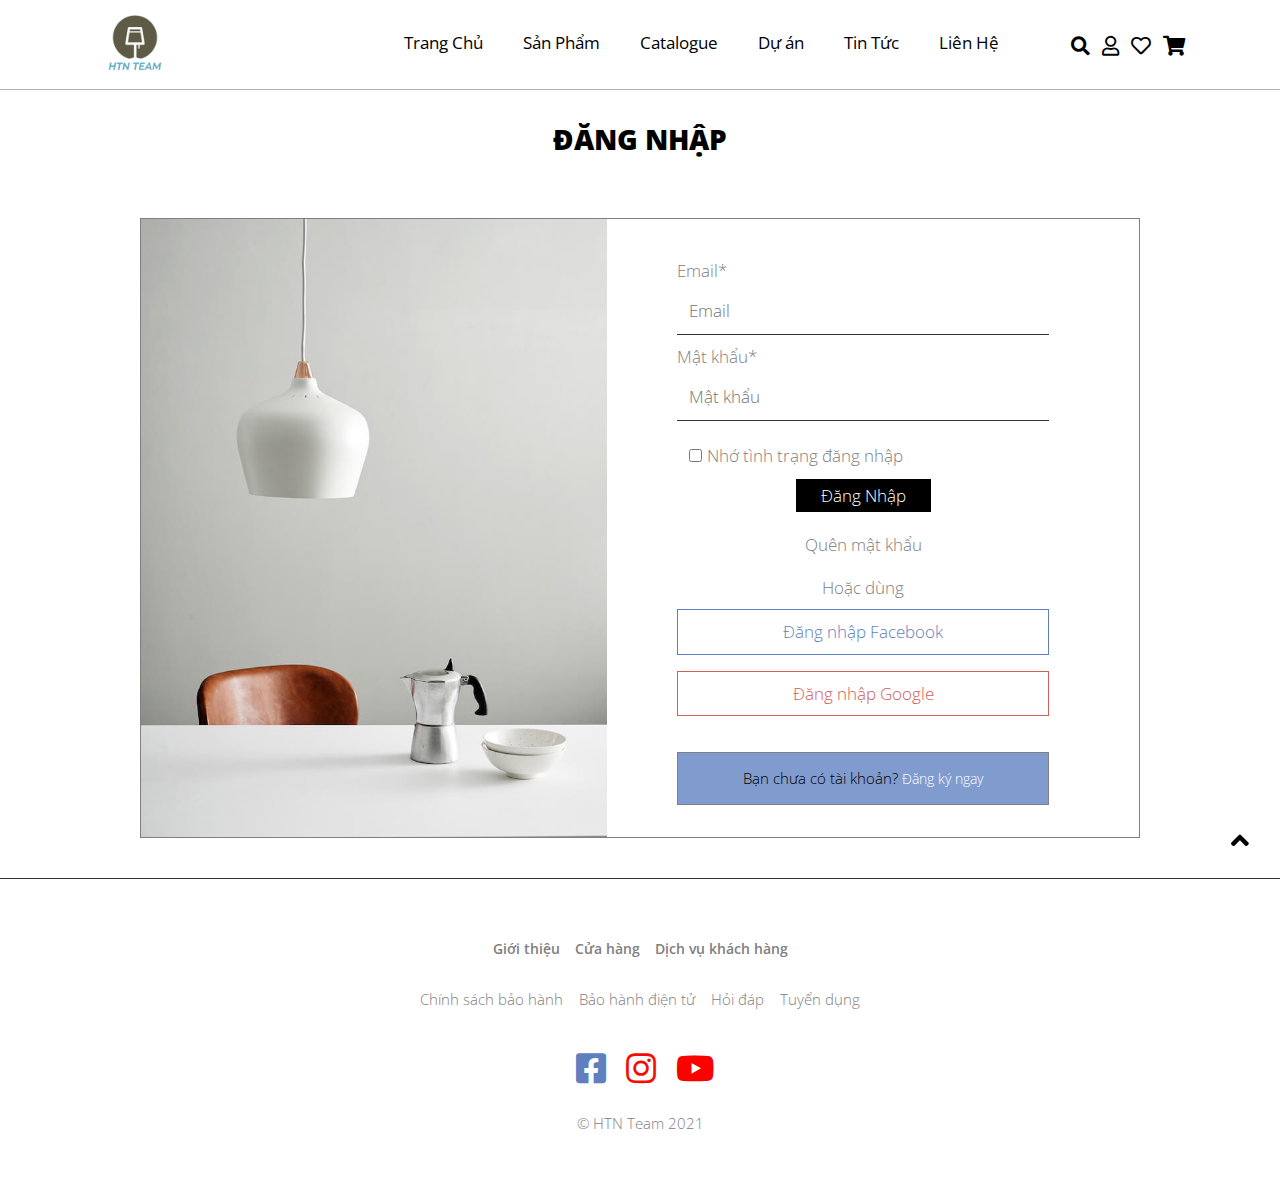
<file: account.html>
<!DOCTYPE html>
<html lang="en">
<head>
    <meta charset="UTF-8">
    <meta http-equiv="X-UA-Compatible" content="IE=edge">
    <meta name="viewport" content="width=device-width, initial-scale=1.0">
    <link rel="stylesheet" href="./css/acount.css">
    <link rel="stylesheet" href="./css/base.css">
    <link rel="stylesheet" href="https://cdnjs.cloudflare.com/ajax/libs/font-awesome/5.15.1/css/all.min.css" />
    <link rel="shorcut icon" type="image/png" href="./img/logo.jpg">
    <link href="https://fonts.googleapis.com/css2?family=Open+Sans:ital,wght@0,300;0,400;1,300&display=swap" rel="stylesheet">
    <title>Tài khoản</title>
</head>
<body>
    <div class="header__page">
        <div class="nav__logo">
            <a href="./index.html"><img src="./img/LOGO_TEAM_NEW.png" alt="Logo Team"></a>
        </div>
        <div class="nav__list-menu">
            <ul class="list-menu">
                <li class="hv-bot"><a href="./index.html">Trang Chủ</a></li>
                <li class="hv-bot">
                    <a href="#">Sản Phẩm</a>
                    <ul class="list-menu-drop">
                        <li>
                            <div>
                                <a href="./tabban.html">Bàn</a>
                            </div>
                        </li>
                        <li>
                            <div>
                                <a href="./tabghe.html">Ghế</a>
                            </div>
                        </li>
                        <li>
                            <div>
                                <a href="./tabsofa.html">SOFA</a>
                            </div>
                        </li>
                        <li>
                            <div>
                                <a href="./tabtu.html">Tủ</a>
                            </div>
                        </li>
                        <li>
                            <div>
                                <a href="./tabgiuong.html">Giường</a>
                            </div>
                        </li>
                        <li>
                            <div>
                                <a href="./tabdtt.html">Đồ trang trí</a>
                            </div>
                        </li>
                    </ul>
                    </li>
                    <li class="hv-bot"><a href="#">Catalogue</a></li>
                    <li class="hv-bot"><a href="./tabduan.html">Dự án</a></li>
                    <li class="hv-bot">
                        <a href="#">Tin Tức</a>
                        <ul class="list-menu-drop">
                            <li>
                                <div>
                                    <a href="./news.html">Tin Tức</a>
                                </div>
                            </li>
                            <li>
                                <div>
                                    <a href="./living-space.html">Không Gian Sống</a>
                                </div>
                            </li>
                            <li>
                                <div>
                                    <a href="./promotion.html">Khuyến Mại</a>
                                </div>
                            </li>
                        </ul>
                    </li>
                <li class="hv-bot"><a href="./contact.html">Liên Hệ</a></li>
            </ul>
        <div class="list-icon">
            <div class="search-bar">
                <a href="#"><i class="fas fa-search"></i></a>
            </div>
            <a href="./account.html"><i class="far fa-user"></i></a>
            <a href="#"><i class="far fa-heart"></i></a>
            <a href="./cart.html" class="shopping-cart-a">
                <i class="fas fa-shopping-cart"></i>
                    <!-- <div class="square-up">
                        <i class="far fa-caret-square-up"></i>
                    </div> -->
                <div class="shopping-cart">
                    <p>Tổng:200.000VND</p>
                    <button onclick="location.href='./cart.html'" type="button">Xem giỏ hàng</button>
                </div>
            </a>
            <label for="check__hidden"></label>
            <li>
              <label for="check__hidden">
                <i class="fas fa-bars menu-bar"></i>
              </label>
            </li>
        </div>
    </div>

    <input type="checkbox" name="" id="check__hidden">
    <div class="sidebar">
        <ul class="list-menu-mobile">
        <li><a href="./index.html">Trang Chủ</a></li>
        <li>
            <a href="#">Sản Phẩm</a>
            <label for="check_menu_nw" class="check_menu-drop"><i class="fas fa-chevron-down"></i></label>
                <input type="checkbox" id="check_menu_nw">
            <ul class="list-menu-drop-mobile">
                <li>
                    <div>
                        <a href="./news.html">Bàn</a>
                    </div>
                </li>
                <li>
                    <div>
                        <a href="./living-space.html">Ghê</a>
                    </div>
                </li>
                <li>
                    <div>
                        <a href="./promotion.html">Sofa</a>
                    </div>
                </li>
                <li>
                    <div>
                        <a href="./promotion.html">Tủ</a>
                    </div>
                </li>
                <li>
                    <div>
                        <a href="./promotion.html">Giường</a>
                    </div>
                </li>
                <li>
                    <div>
                        <a href="./promotion.html">Đồ tang trí</a>
                    </div>
                </li>
            </ul>
            </li>
            <li class="hv-bot"><a href="#">Catalogue</a></li>
            <li class="hv-bot"><a href="./tabduan.html">Dự án</a></li>
            <li>
                <a href="#">Tin Tức</a>
                <label for="check_menu" class="check_menu-drop"><i class="fas fa-chevron-down"></i></label>
                <input type="checkbox" id="check_menu">
                <ul class="list-menu-drop-mobile">
                    <li>
                        <div>
                            <a href="./news.html">Tin Tức</a>
                        </div>
                    </li>
                    <li>
                        <div>
                            <a href="./living-space.html">Không Gian Sống</a>
                        </div>
                    </li>
                    <li>
                        <div>
                            <a href="./promotion.html">Khuyến Mại</a>
                        </div>
                    </li>
                </ul>
            </li>
            <li><a href="./contact.html">Liên Hệ</a></li>
        </ul>
    </div>
</div>

    <div class="content">
        ĐĂNG NHẬP
    </div>

    <div class="infor-user">
        <div class="form-login">
            <div class="left-image">
                <img src="./img/IMG_LOGIN.jpg" alt="Ảnh nền">
            </div>
            <div class="form-user-login">
                <div class="form-login-right">
                    <div class="input-email">
                        <span>Email*</span>
                        <input type="Email" placeholder="Email" id="email">
                    </div>
                    <div class="input-password">
                        <span>Mật khẩu*</span>
                        <input type="password" placeholder="Mật khẩu" id="password">
                    </div>
                    <div class="remember-login">
                        <input type="checkbox">
                        <span>Nhớ tình trạng đăng nhập</span>
                    </div>
                    <div class="login">
                        <button onclick="checkPass()">Đăng Nhập</button>
                    </div>
                    

                    <div class="forget-password">
                        <a href="#">Quên mật khẩu</a>
                    </div>
                    
                    <div class="social-login">
                        <p class="or">Hoặc dùng</p>
                        <a href="https://www.facebook.com/thinh.reply" class="social-login-facebook">Đăng nhập Facebook</a>
                        <a href="https://www.youtube.com/watch?v=Zzn9-ATB9aU&ab_channel=Ho%C3%A0ngD%C5%A9ng" class="social-login-google">Đăng nhập Google</a>
                    </div>     
                </div>
                    <div class="create-account">
                        <span>Bạn chưa có tài khoản? <a href="./form-register.html">Đăng ký ngay</a></span>
                    </div>
            </div>
        </div>
    </div>

    <div class="footer">
        <div class="row1">
            <a href="#">Giới thiệu</a>
            <a href="#">Cửa hàng</a>
            <a href="#">Dịch vụ khách hàng</a>
        </div>

        <div class="row2">
            <a href="#">Chính sách bảo hành</a>
            <a href="#">Bảo hành điện tử</a>
            <a href="#">Hỏi đáp</a>
            <a href="">Tuyển dụng</a>
        </div>

        <div class="social">
            <a href="https://www.facebook.com/" class="social-face"><i class="fab fa-facebook-square"></i></a>
            <a href="https://www.instagram.com/" class="social-insta"><i class="fab fa-instagram"></i></a>
            <a href="https://www.youtube.com/" class="social-youtube"><i class="fab fa-youtube"></i></a>
        </div>

        <div class="copyright">
            <span>© HTN Team 2021</span> 
        </div>

        <div class="div-backtop">
            <div class="backtop" id="backtop" onclick="goToTop()">
                <i class="fas fa-angle-up"></i>
            </div>
        </div>
    </div>
    <script src="./Javascript/main.js"></script>
</body>
</html>
</file>
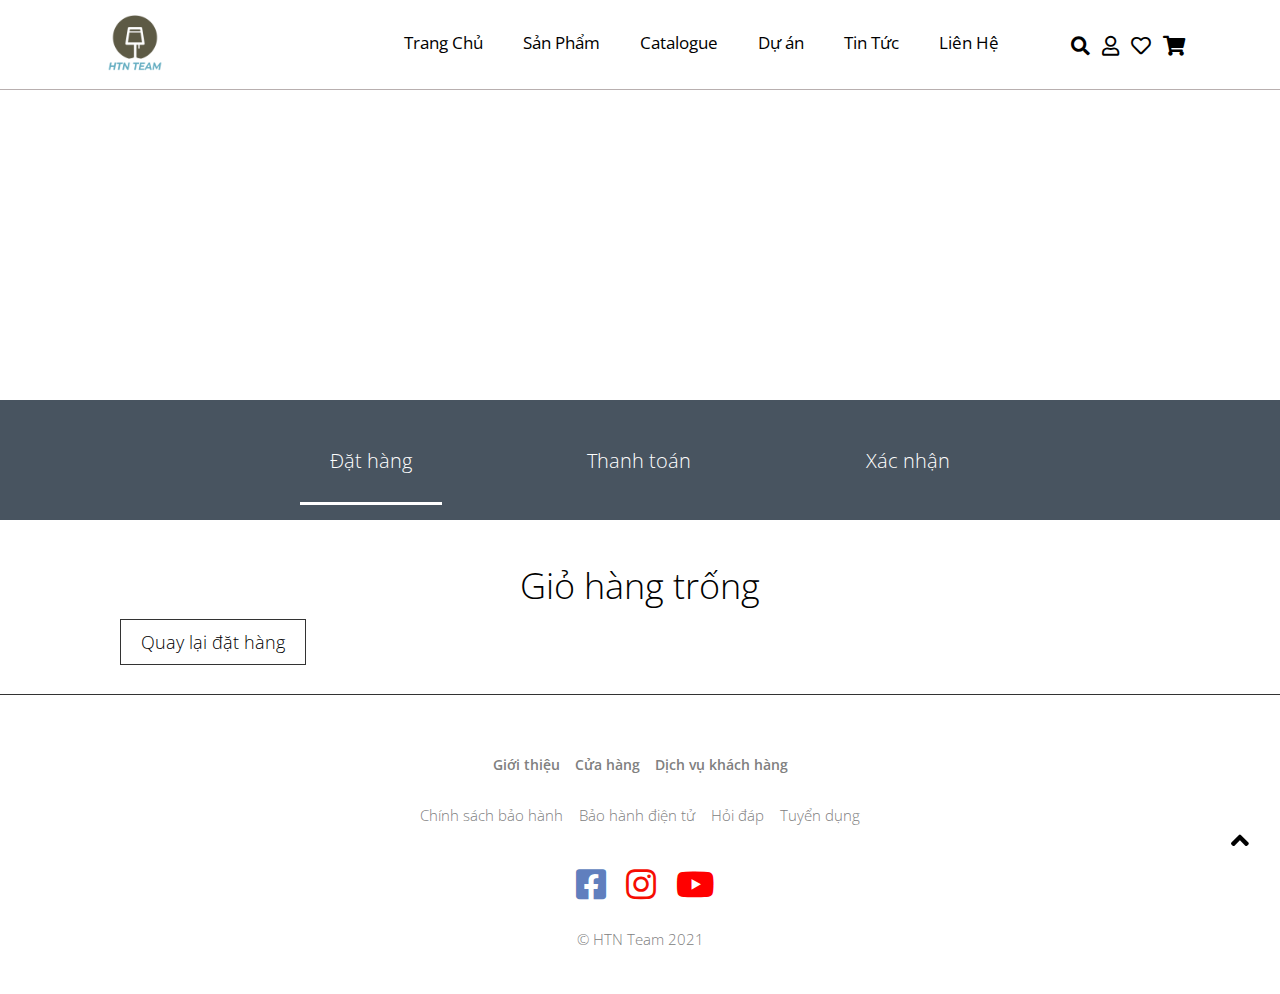
<file: cart.html>
<!DOCTYPE html>
<html lang="en">
<head>
    <meta charset="UTF-8">
    <meta http-equiv="X-UA-Compatible" content="IE=edge">
    <meta name="viewport" content="width=device-width, initial-scale=1.0">
    <link rel="stylesheet" href="./css/base.css">
    <link rel="stylesheet" href="./css/living-space.css">
    <script src="https://unpkg.com/aos@2.3.1/dist/aos.js"></script>
    <link href="https://unpkg.com/aos@2.3.1/dist/aos.css" rel="stylesheet">
    <link rel="stylesheet" href="https://cdnjs.cloudflare.com/ajax/libs/font-awesome/5.15.1/css/all.min.css" />
    <link rel="shorcut icon" type="image/png" href="./img/logo.jpg">
    <link href="https://fonts.googleapis.com/css2?family=Open+Sans:ital,wght@0,300;0,400;1,300&display=swap" rel="stylesheet">
    <title>Giỏ hàng</title>
</head>
<body>
    <div class="header__page">
        <div class="nav__logo">
            <a href="./index.html"><img src="./img/LOGO_TEAM_NEW.png" alt="Logo Team"></a>
        </div>
        <div class="nav__list-menu">
            <ul class="list-menu">
                <li class="hv-bot"><a href="./index.html">Trang Chủ</a></li>
                <li class="hv-bot">
                    <a href="#">Sản Phẩm</a>
                    <ul class="list-menu-drop">
                        <li>
                            <div>
                                <a href="./tabban.html">Bàn</a>
                            </div>
                        </li>
                        <li>
                            <div>
                                <a href="./tabghe.html">Ghế</a>
                            </div>
                        </li>
                        <li>
                            <div>
                                <a href="./tabsofa.html">SOFA</a>
                            </div>
                        </li>
                        <li>
                            <div>
                                <a href="./tabtu.html">Tủ</a>
                            </div>
                        </li>
                        <li>
                            <div>
                                <a href="./tabgiuong.html">Giường</a>
                            </div>
                        </li>
                        <li>
                            <div>
                                <a href="./tabdtt.html">Đồ trang trí</a>
                            </div>
                        </li>
                    </ul>
                    </li>
                    <li class="hv-bot"><a href="#">Catalogue</a></li>
                    <li class="hv-bot"><a href="./tabduan.html">Dự án</a></li>
                    <li class="hv-bot">
                        <a href="#">Tin Tức</a>
                        <ul class="list-menu-drop">
                            <li>
                                <div>
                                    <a href="./news.html">Tin Tức</a>
                                </div>
                            </li>
                            <li>
                                <div>
                                    <a href="./living-space.html">Không Gian Sống</a>
                                </div>
                            </li>
                            <li>
                                <div>
                                    <a href="./promotion.html">Khuyến Mại</a>
                                </div>
                            </li>
                        </ul>
                    </li>
                <li class="hv-bot"><a href="./contact.html">Liên Hệ</a></li>
            </ul>
        <div class="list-icon">
            <div class="search-bar">
                <a href="#"><i class="fas fa-search"></i></a>
            </div>
            <a href="./account.html"><i class="far fa-user"></i></a>
            <a href="#"><i class="far fa-heart"></i></a>
            <a href="./cart.html" class="shopping-cart-a">
                <i class="fas fa-shopping-cart"></i>
                    <!-- <div class="square-up">
                        <i class="far fa-caret-square-up"></i>
                    </div> -->
                <div class="shopping-cart">
                    <p>Tổng:200.000VND</p>
                    <button onclick="location.href='./cart.html'" type="button">Xem giỏ hàng</button>
                </div>
            </a>
            <label for="check__hidden"></label>
            <li>
              <label for="check__hidden">
                <i class="fas fa-bars menu-bar"></i>
              </label>
            </li>
        </div>
    </div>

    <input type="checkbox" name="" id="check__hidden">
    <div class="sidebar">
        <ul class="list-menu-mobile">
        <li><a href="./index.html">Trang Chủ</a></li>
        <li>
            <a href="#">Sản Phẩm</a>
            <label for="check_menu_nw" class="check_menu-drop"><i class="fas fa-chevron-down"></i></label>
                <input type="checkbox" id="check_menu_nw">
            <ul class="list-menu-drop-mobile">
                <li>
                    <div>
                        <a href="./news.html">Bàn</a>
                    </div>
                </li>
                <li>
                    <div>
                        <a href="./living-space.html">Ghê</a>
                    </div>
                </li>
                <li>
                    <div>
                        <a href="./promotion.html">Sofa</a>
                    </div>
                </li>
                <li>
                    <div>
                        <a href="./promotion.html">Tủ</a>
                    </div>
                </li>
                <li>
                    <div>
                        <a href="./promotion.html">Giường</a>
                    </div>
                </li>
                <li>
                    <div>
                        <a href="./promotion.html">Đồ tang trí</a>
                    </div>
                </li>
            </ul>
            </li>
            <li class="hv-bot"><a href="#">Catalogue</a></li>
            <li class="hv-bot"><a href="./tabduan.html">Dự án</a></li>
            <li>
                <a href="#">Tin Tức</a>
                <label for="check_menu" class="check_menu-drop"><i class="fas fa-chevron-down"></i></label>
                <input type="checkbox" id="check_menu">
                <ul class="list-menu-drop-mobile">
                    <li>
                        <div>
                            <a href="./news.html">Tin Tức</a>
                        </div>
                    </li>
                    <li>
                        <div>
                            <a href="./living-space.html">Không Gian Sống</a>
                        </div>
                    </li>
                    <li>
                        <div>
                            <a href="./promotion.html">Khuyến Mại</a>
                        </div>
                    </li>
                </ul>
            </li>
            <li><a href="./contact.html">Liên Hệ</a></li>
        </ul>
    </div>
</div>
    
    <div class="banner">
        <div class="div-text">
            <h1>Giỏ hàng</h1>
        </div>
    </div>

    <div class="container-cart">
        <div class="order cart-row">
            <span>
                Đặt hàng
            </span>
        </div>

        <div class="pay cart-row">
            <span>Thanh toán</span>
        </div>

        <div class="confirm cart-row">
            <span>Xác nhận</span>
        </div>
    </div>

    <div class="infor-cart">
        <div class="content-cart">
            <p>Giỏ hàng trống</p>
        </div>
        <div class="no-cart">
            <a href="./index.html">Quay lại đặt hàng</a>
        </div>
    </div>
    
    <div class="footer">
        <div class="row1">
            <a href="#">Giới thiệu</a>
            <a href="#">Cửa hàng</a>
            <a href="#">Dịch vụ khách hàng</a>
        </div>

        <div class="row2">
            <a href="#">Chính sách bảo hành</a>
            <a href="#">Bảo hành điện tử</a>
            <a href="#">Hỏi đáp</a>
            <a href="">Tuyển dụng</a>
        </div>

        <div class="social">
            <a href="https://www.facebook.com/" class="social-face"><i class="fab fa-facebook-square"></i></a>
            <a href="https://www.instagram.com/" class="social-insta"><i class="fab fa-instagram"></i></a>
            <a href="https://www.youtube.com/" class="social-youtube"><i class="fab fa-youtube"></i></a>
        </div>

        <div class="copyright">
            <span>© HTN Team 2021</span> 
        </div>

        <div class="div-backtop">
          <div class="backtop" id="backtop" onclick="goToTop()">
            <i class="fas fa-angle-up"></i>
          </div>
        </div>
      </div>
</body>
</html>
</file>
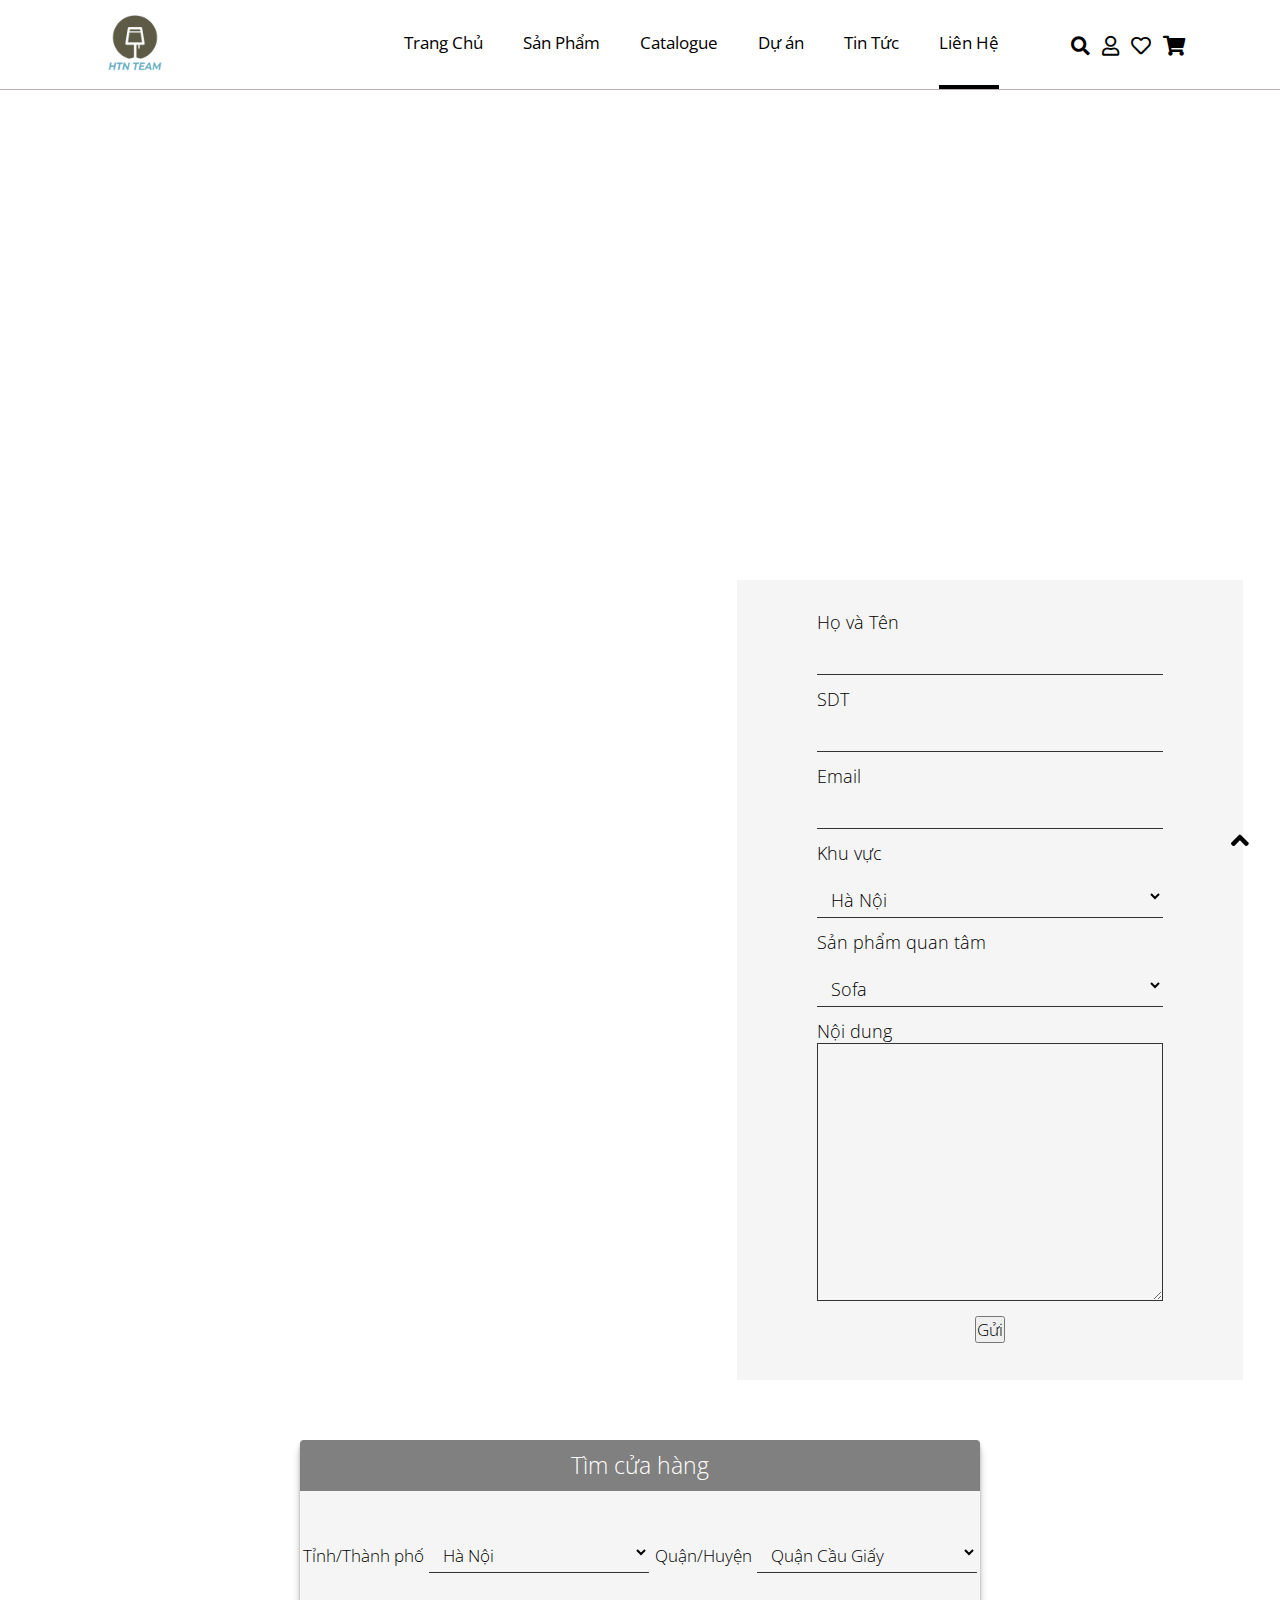
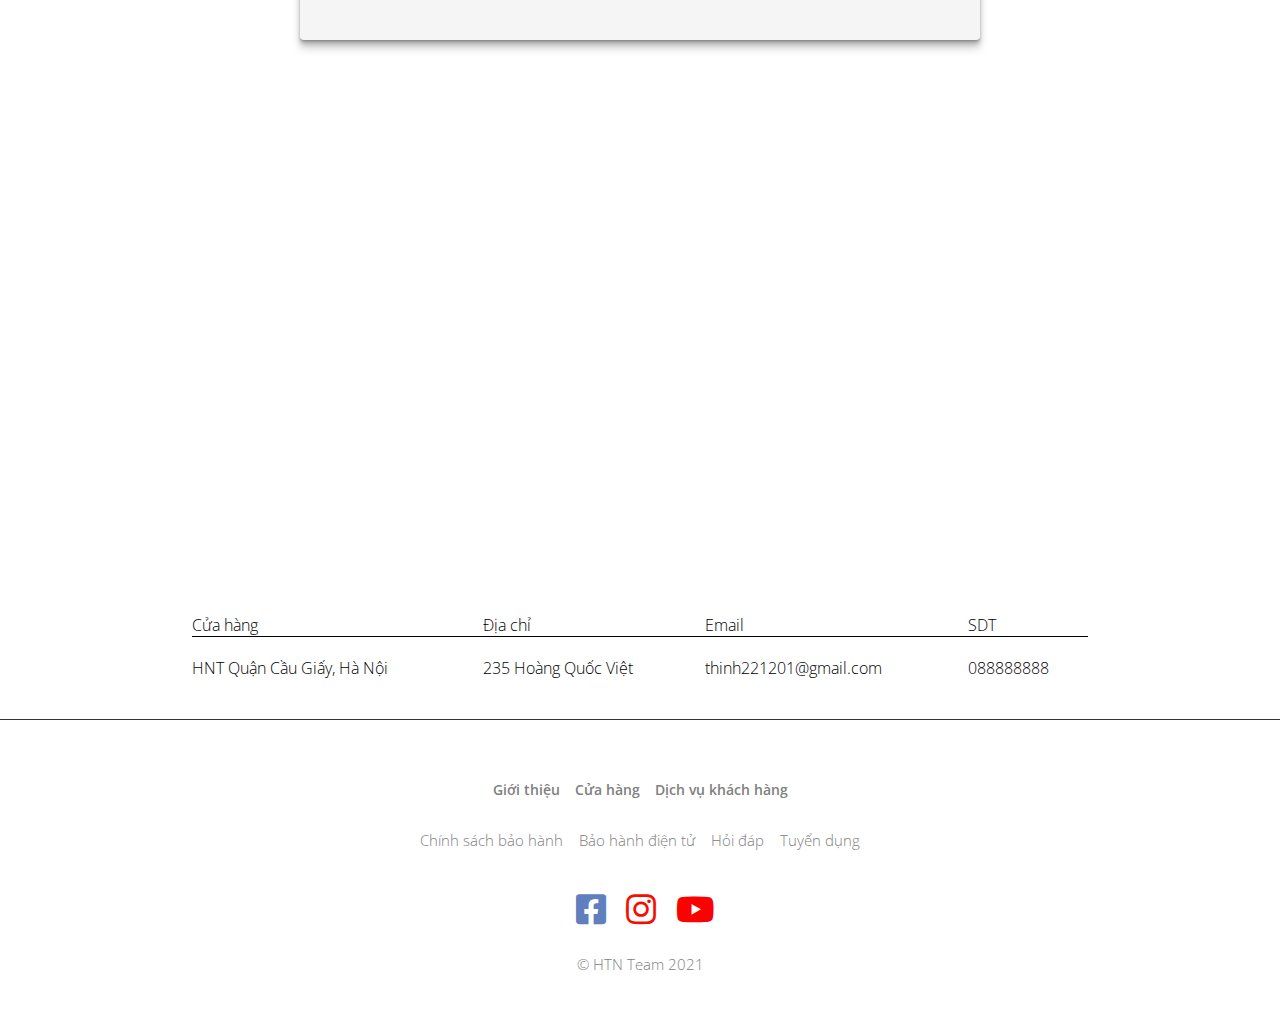
<file: contact.html>
<!DOCTYPE html>
<html lang="en">
<head>
    <meta charset="UTF-8">
    <meta http-equiv="X-UA-Compatible" content="IE=edge">
    <meta name="viewport" content="width=device-width, initial-scale=1.0">
    <link rel="stylesheet" href="./css/base.css">
    <link rel="stylesheet" href="./css/contact.css">
    <link rel="stylesheet" href="https://cdnjs.cloudflare.com/ajax/libs/font-awesome/5.15.1/css/all.min.css" />
    <link rel="shorcut icon" type="image/png" href="./img/best-logo.png">
    <link href="https://fonts.googleapis.com/css2?family=Open+Sans:ital,wght@0,300;0,400;1,300&display=swap" rel="stylesheet">
    <title>Liên hệ</title>
</head>
<body>
    <div class="header__page">
        <div class="nav__logo">
            <a href="./index.html"><img src="./img/LOGO_TEAM_NEW.png" alt="Logo Team"></a>
        </div>
        <div class="nav__list-menu">
            <ul class="list-menu">
                <li class="hv-bot"><a href="./index.html">Trang Chủ</a></li>
                <li class="hv-bot">
                    <a href="#">Sản Phẩm</a>
                    <ul class="list-menu-drop">
                        <li>
                            <div>
                                <a href="./tabban.html">Bàn</a>
                            </div>
                        </li>
                        <li>
                            <div>
                                <a href="./tabghe.html">Ghế</a>
                            </div>
                        </li>
                        <li>
                            <div>
                                <a href="./tabsofa.html">SOFA</a>
                            </div>
                        </li>
                        <li>
                            <div>
                                <a href="./tabtu.html">Tủ</a>
                            </div>
                        </li>
                        <li>
                            <div>
                                <a href="./tabgiuong.html">Giường</a>
                            </div>
                        </li>
                        <li>
                            <div>
                                <a href="./tabdtt.html">Đồ trang trí</a>
                            </div>
                        </li>
                    </ul>
                    </li>
                    <li class="hv-bot"><a href="#">Catalogue</a></li>
                    <li class="hv-bot"><a href="./tabduan.html">Dự án</a></li>
                    <li class="hv-bot">
                        <a href="#">Tin Tức</a>
                        <ul class="list-menu-drop">
                            <li>
                                <div>
                                    <a href="./news.html">Tin Tức</a>
                                </div>
                            </li>
                            <li>
                                <div>
                                    <a href="./living-space.html">Không Gian Sống</a>
                                </div>
                            </li>
                            <li>
                                <div>
                                    <a href="./promotion.html">Khuyến Mại</a>
                                </div>
                            </li>
                        </ul>
                    </li>
                <li class="hv-bot"><a href="./contact.html" id="underline">Liên Hệ</a></li>
            </ul>
        <div class="list-icon">
            <div class="search-bar">
                <a href="#"><i class="fas fa-search"></i></a>
            </div>
            <a href="./account.html"><i class="far fa-user"></i></a>
            <a href="#"><i class="far fa-heart"></i></a>
            <a href="./cart.html" class="shopping-cart-a">
                <i class="fas fa-shopping-cart"></i>
                    <!-- <div class="square-up">
                        <i class="far fa-caret-square-up"></i>
                    </div> -->
                <div class="shopping-cart">
                    <p>Tổng:200.000VND</p>
                    <button onclick="location.href='./cart.html'" type="button">Xem giỏ hàng</button>
                </div>
            </a>
            <label for="check__hidden"></label>
            <li>
              <label for="check__hidden">
                <i class="fas fa-bars menu-bar"></i>
              </label>
            </li>
        </div>
    </div>

    <input type="checkbox" name="" id="check__hidden">
    <div class="sidebar">
        <ul class="list-menu-mobile">
        <li><a href="./index.html">Trang Chủ</a></li>
        <li>
            <a href="#">Sản Phẩm</a>
            <label for="check_menu_nw" class="check_menu-drop"><i class="fas fa-chevron-down"></i></label>
                <input type="checkbox" id="check_menu_nw">
            <ul class="list-menu-drop-mobile">
                <li>
                    <div>
                        <a href="./news.html">Bàn</a>
                    </div>
                </li>
                <li>
                    <div>
                        <a href="./living-space.html">Ghê</a>
                    </div>
                </li>
                <li>
                    <div>
                        <a href="./promotion.html">Sofa</a>
                    </div>
                </li>
                <li>
                    <div>
                        <a href="./promotion.html">Tủ</a>
                    </div>
                </li>
                <li>
                    <div>
                        <a href="./promotion.html">Giường</a>
                    </div>
                </li>
                <li>
                    <div>
                        <a href="./promotion.html">Đồ tang trí</a>
                    </div>
                </li>
            </ul>
            </li>
            <li class="hv-bot"><a href="#">Catalogue</a></li>
            <li class="hv-bot"><a href="./tabduan.html">Dự án</a></li>
            <li>
                <a href="#">Tin Tức</a>
                <label for="check_menu" class="check_menu-drop"><i class="fas fa-chevron-down"></i></label>
                <input type="checkbox" id="check_menu">
                <ul class="list-menu-drop-mobile">
                    <li>
                        <div>
                            <a href="./news.html">Tin Tức</a>
                        </div>
                    </li>
                    <li>
                        <div>
                            <a href="./living-space.html">Không Gian Sống</a>
                        </div>
                    </li>
                    <li>
                        <div>
                            <a href="./promotion.html">Khuyến Mại</a>
                        </div>
                    </li>
                </ul>
            </li>
            <li><a href="./contact.html">Liên Hệ</a></li>
        </ul>
    </div>
</div>

    <div class="banner">
        <div class="div-text">
            <h1>Liên Hệ</h1>
        </div>
    </div>

    <div class="infor-user">
        <div class="left">
            
        </div>
        <div class="right">
            <div class="full-name" id="full-name">
                <span>Họ  và Tên</span>    
                <input type="text" >
            </div>
    
            <div class="phone-number" id="phone-number">
                <span>SDT</span>
                <input type="text" >
            </div>
    
            <div class="email">
                <span>Email</span>
                <input type="text" id="email">
            </div>

            <div class="address" id="address">
                <span>Khu vực</span>
                <select name="" id="">
                    <option value="HN">Hà Nội</option>
                    <option value="HCM">Hồ Chí Minh</option>
                    <option value="HNA">Hà Nam</option>
                    <option value="BN">Bắc Ninh</option>
                </select>
            </div>
    
            <div class="product-qt">
                <span>Sản phẩm quan tâm</span>
                <select name="" id="">
                    <option value="sofa">Sofa</option>
                    <option value="dtt">Đồ trang trí</option>
                    <option value="ban">Bàn</option>
                    <option value="ghe">Ghế</option>
                </select>
            </div>

            <div class="text-contact" >
                <span>Nội dung</span>
                <textarea name="text" id="text-contact" cols="30" rows="10"></textarea>
            </div>

            <div class="send" onclick="myFuncion()">
                <span><button>Gửi</button></span>
            </div>
        </div>
    </div>

    <div class="search-adress">
        <div class="div-header">
            <h2>Tìm cửa hàng</h2>
        </div>

        <div class="adress">
            <div class="adress-1">
                <span>Tỉnh/Thành phố</span>
                <select name="TP" id="TP">
                    <option value="HN">Hà Nội</option>
                    <option value="HCM">Hồ Chí Minh</option>
                    <option value="HNA">Hà Nam</option>
                    <option value="BN">Bắc Ninh</option>
                </select>
            </div>
            <div class="adress-2">
                <span>Quận/Huyện</span>
                <select name="QUAN" id="QUAN">
                    <option value="HN">Quận Cầu Giấy</option>
                    <option value="HN">Quận Ba Đình</option>
                    <option value="HN">Quận Thanh Xuân</option>
                    <option value="HN">Quận Hoàng Mai</option>
                </select>
            </div>
        </div>
    </div>

    <div class="map">
        <iframe src="https://www.google.com/maps/embed?pb=!1m18!1m12!1m3!1d3723.6534589449166!2d105.7836835369926!3d21.046547608861555!2m3!1f0!2f0!3f0!3m2!1i1024!2i768!4f13.1!3m3!1m2!1s0x3135abb158a2305d%3A0x5c357d21c785ea3d!2zxJDhuqFpIGjhu41jIMSQaeG7h24gTOG7sWM!5e0!3m2!1svi!2s!4v1620460827186!5m2!1svi!2s" width="990" height="450" style="border:0;" allowfullscreen="" loading="lazy"></iframe>
    </div>

    <div class="infor-adress">
        <table>
            <tr>
                <th>
                    Cửa hàng
                </th>
                <th>
                    Địa chỉ
                </th>
                <th>
                    Email
                </th>
                <th>
                    SDT 
                </th>
            </tr>
            <tr>
                <td>
                    HNT Quận Cầu Giấy, Hà Nội
                </td>
                <td>
                    235 Hoàng Quốc Việt
                </td>
                <td>
                    thinh221201@gmail.com
                </td>
                <td>
                    088888888
                </td>
            </tr>
        </table>
    </div>

    <div class="footer">
        <div class="row1">
            <a href="#">Giới thiệu</a>
            <a href="#">Cửa hàng</a>
            <a href="#">Dịch vụ khách hàng</a>
        </div>

        <div class="row2">
            <a href="#">Chính sách bảo hành</a>
            <a href="#">Bảo hành điện tử</a>
            <a href="#">Hỏi đáp</a>
            <a href="">Tuyển dụng</a>
        </div>

        <div class="social">
            <a href="https://www.facebook.com/" class="social-face"><i class="fab fa-facebook-square"></i></a>
            <a href="https://www.instagram.com/" class="social-insta"><i class="fab fa-instagram"></i></a>
            <a href="https://www.youtube.com/" class="social-youtube"><i class="fab fa-youtube"></i></a>
        </div>

        <div class="copyright">
            <span>© HTN Team 2021</span> 
        </div>

        <div class="div-backtop">
          <div class="backtop" id="backtop" onclick="goToTop()">
            <i class="fas fa-angle-up"></i>
          </div>
        </div>
      </div>

        <script src="./Javascript/main.js"></script>
</body>
</html>
</file>
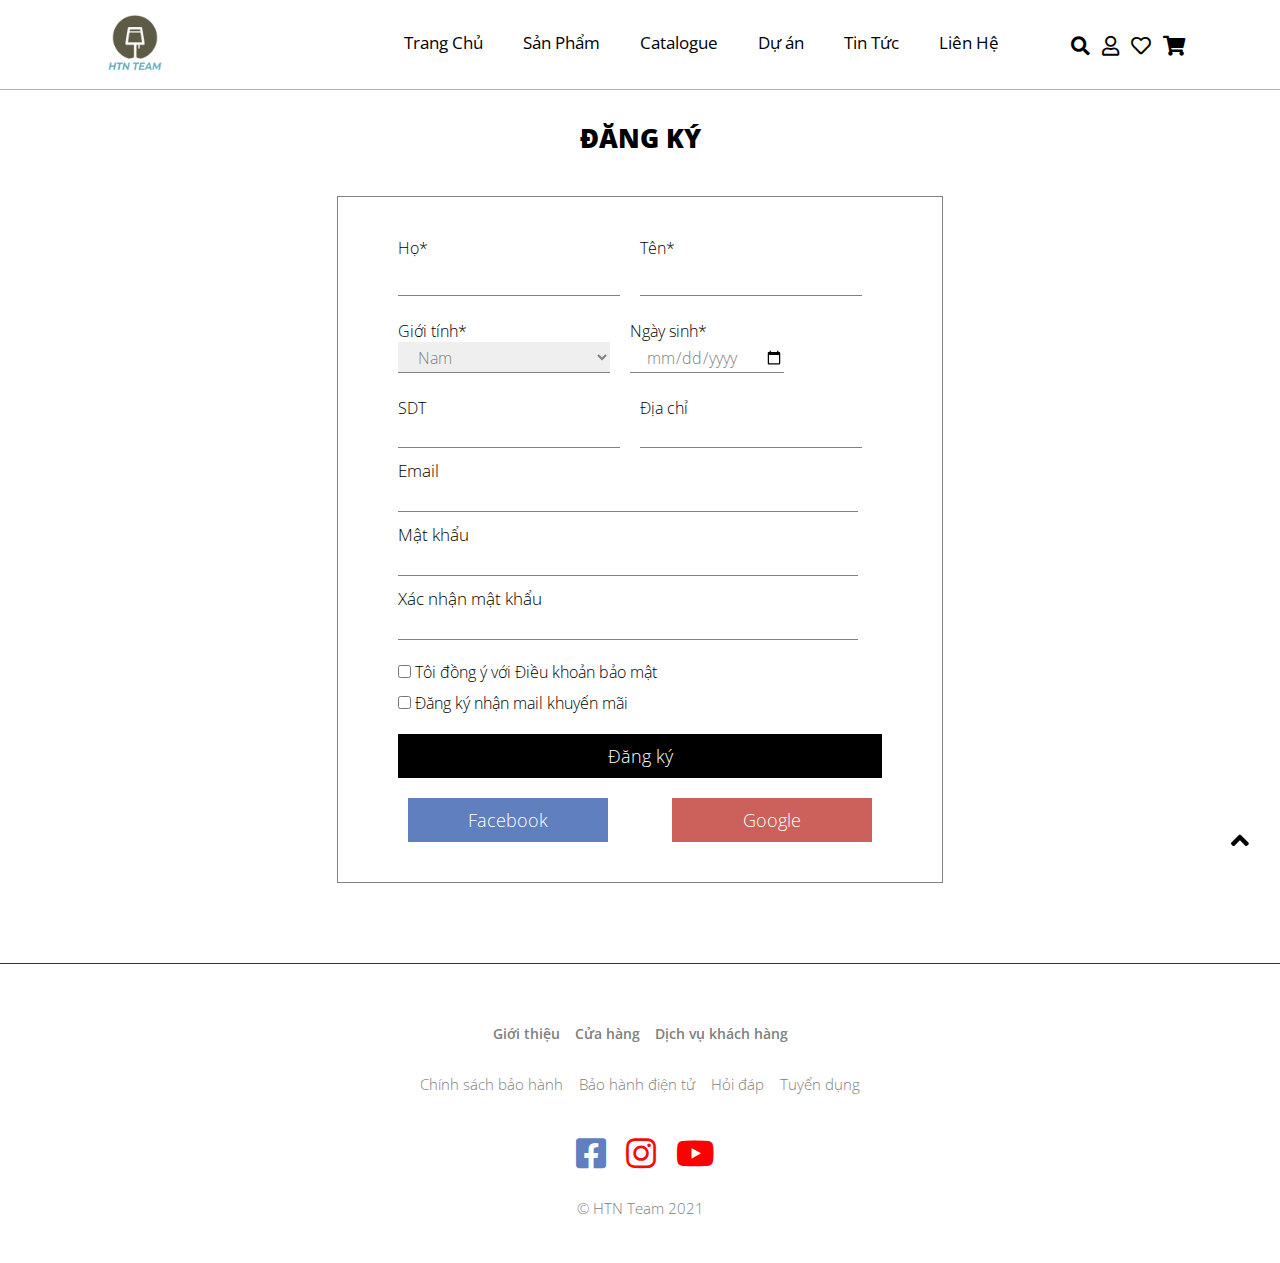
<file: form-register.html>
<!DOCTYPE html>
<html lang="en">
<head>
    <meta charset="UTF-8">
    <meta http-equiv="X-UA-Compatible" content="IE=edge">
    <meta name="viewport" content="width=device-width, initial-scale=1.0">
    <link rel="stylesheet" href="./css/form-register.css">
    <link rel="stylesheet" href="./css/base.css">
    <link href="https://fonts.googleapis.com/css2?family=Open+Sans:ital,wght@0,300;0,400;1,300&display=swap" rel="stylesheet">
    <link rel="stylesheet" href="https://cdnjs.cloudflare.com/ajax/libs/font-awesome/5.15.1/css/all.min.css" />
    <link rel="shorcut icon" type="image/png" href="./img/logo.jpg">
    <title>Tạo tài khoản</title>
</head>
<body>
    <div class="header__page">
        <div class="nav__logo">
            <a href="./index.html"><img src="./img/LOGO_TEAM_NEW.png" alt="Logo Team"></a>
        </div>
        <div class="nav__list-menu">
            <ul class="list-menu">
                <li class="hv-bot"><a href="./index.html">Trang Chủ</a></li>
                <li class="hv-bot">
                    <a href="#">Sản Phẩm</a>
                    <ul class="list-menu-drop">
                        <li>
                            <div>
                                <a href="./tabban.html">Bàn</a>
                            </div>
                        </li>
                        <li>
                            <div>
                                <a href="./tabghe.html">Ghế</a>
                            </div>
                        </li>
                        <li>
                            <div>
                                <a href="./tabsofa.html">SOFA</a>
                            </div>
                        </li>
                        <li>
                            <div>
                                <a href="./tabtu.html">Tủ</a>
                            </div>
                        </li>
                        <li>
                            <div>
                                <a href="./tabgiuong.html">Giường</a>
                            </div>
                        </li>
                        <li>
                            <div>
                                <a href="./tabdtt.html">Đồ trang trí</a>
                            </div>
                        </li>
                    </ul>
                    </li>
                    <li class="hv-bot"><a href="#">Catalogue</a></li>
                    <li class="hv-bot"><a href="./tabduan.html">Dự án</a></li>
                    <li class="hv-bot">
                        <a href="#">Tin Tức</a>
                        <ul class="list-menu-drop">
                            <li>
                                <div>
                                    <a href="./news.html">Tin Tức</a>
                                </div>
                            </li>
                            <li>
                                <div>
                                    <a href="./living-space.html">Không Gian Sống</a>
                                </div>
                            </li>
                            <li>
                                <div>
                                    <a href="./promotion.html">Khuyến Mại</a>
                                </div>
                            </li>
                        </ul>
                    </li>
                <li class="hv-bot"><a href="./contact.html">Liên Hệ</a></li>
            </ul>
        <div class="list-icon">
            <div class="search-bar">
                <a href="#"><i class="fas fa-search"></i></a>
            </div>
            <a href="./account.html"><i class="far fa-user"></i></a>
            <a href="#"><i class="far fa-heart"></i></a>
            <a href="./cart.html" class="shopping-cart-a">
                <i class="fas fa-shopping-cart"></i>
                    <!-- <div class="square-up">
                        <i class="far fa-caret-square-up"></i>
                    </div> -->
                <div class="shopping-cart">
                    <p>Tổng:200.000VND</p>
                    <button onclick="location.href='./cart.html'" type="button">Xem giỏ hàng</button>
                </div>
            </a>
            <label for="check__hidden"></label>
            <li>
              <label for="check__hidden">
                <i class="fas fa-bars menu-bar"></i>
              </label>
            </li>
        </div>
    </div>

    <input type="checkbox" name="" id="check__hidden">
    <div class="sidebar">
        <ul class="list-menu-mobile">
        <li><a href="./index.html">Trang Chủ</a></li>
        <li>
            <a href="#">Sản Phẩm</a>
            <label for="check_menu_nw" class="check_menu-drop"><i class="fas fa-chevron-down"></i></label>
                <input type="checkbox" id="check_menu_nw">
            <ul class="list-menu-drop-mobile">
                <li>
                    <div>
                        <a href="./news.html">Bàn</a>
                    </div>
                </li>
                <li>
                    <div>
                        <a href="./living-space.html">Ghê</a>
                    </div>
                </li>
                <li>
                    <div>
                        <a href="./promotion.html">Sofa</a>
                    </div>
                </li>
                <li>
                    <div>
                        <a href="./promotion.html">Tủ</a>
                    </div>
                </li>
                <li>
                    <div>
                        <a href="./promotion.html">Giường</a>
                    </div>
                </li>
                <li>
                    <div>
                        <a href="./promotion.html">Đồ tang trí</a>
                    </div>
                </li>
            </ul>
            </li>
            <li class="hv-bot"><a href="#">Catalogue</a></li>
            <li class="hv-bot"><a href="./tabduan.html">Dự án</a></li>
            <li>
                <a href="#">Tin Tức</a>
                <label for="check_menu" class="check_menu-drop"><i class="fas fa-chevron-down"></i></label>
                <input type="checkbox" id="check_menu">
                <ul class="list-menu-drop-mobile">
                    <li>
                        <div>
                            <a href="./news.html">Tin Tức</a>
                        </div>
                    </li>
                    <li>
                        <div>
                            <a href="./living-space.html">Không Gian Sống</a>
                        </div>
                    </li>
                    <li>
                        <div>
                            <a href="./promotion.html">Khuyến Mại</a>
                        </div>
                    </li>
                </ul>
            </li>
            <li><a href="./contact.html">Liên Hệ</a></li>
        </ul>
    </div>
</div>

<div class="content">
    <h2>ĐĂNG KÝ</h2>
</div>

    <div class="form-register">
        <div class="form-register-2">
            <div class="full-name">
                <div class="name1">
                    <span>Họ*</span>    
                    <input type="text" >
                </div>
                <div class="name2">
                    <span>Tên*</span>
                    <input type="text" >
                </div>
            </div>
    
            <div class="gender__date">
                <div class="gender">
                    <span>Giới tính*</span>    
                    <select name="gender" id="gender">
                        <option value="1">Nam</option>
                        <option value="2">Nữ</option>
                    </select>
                </div>
                <div class="date-of-birth">
                    <span>Ngày sinh*</span>
                    <input type="date" >
                </div>
            </div>
    
            <div class="phone-address">
                <div class="phone-number">
                    <span>SDT</span>
                    <input type="text">
                </div>
                <div class="address">
                    <span>Địa chỉ</span>
                    <input type="text">
                </div>
            </div>
    
            <div class="email">
                <span>Email</span>
                <input type="email">
            </div>
    
            <div class="password">
                <span>Mật khẩu</span>
                <input type="password" id="password">
            </div>
    
            <div class="confirm-password">
                <span>Xác nhận mật khẩu</span>
                <input type="password" id="confirm-password">
            </div>
    
            <div class="check-infor">
                <div class="check-row1">
                    <input type="checkbox">
                    <span>Tôi đồng ý với Điều khoản bảo mật</span>
                </div>
                <div class="check-row2">
                    <input type="checkbox">
                    <span>Đăng ký nhận mail khuyến mãi</span>
                </div>
            </div>
    
            <div class="register">
                <a href="#">Đăng ký</a>
            </div>
    
            <div class="social-register">
                <div class="social-register-facebook">
                    <a href="https://www.facebook.com/thinh.reply">Facebook</a>
                </div>
    
                <div class="social-register-google">
                    <a href="https://www.youtube.com/watch?v=Zzn9-ATB9aU&ab_channel=Ho%C3%A0ngD%C5%A9ng">Google</a>
                </div>
            </div>
        </div>
    </div>

    <div class="footer">
        <div class="row1">
            <a href="#">Giới thiệu</a>
            <a href="#">Cửa hàng</a>
            <a href="#">Dịch vụ khách hàng</a>
        </div>

        <div class="row2">
            <a href="#">Chính sách bảo hành</a>
            <a href="#">Bảo hành điện tử</a>
            <a href="#">Hỏi đáp</a>
            <a href="">Tuyển dụng</a>
        </div>

        <div class="social">
            <a href="https://www.facebook.com/" class="social-face"><i class="fab fa-facebook-square"></i></a>
            <a href="https://www.instagram.com/" class="social-insta"><i class="fab fa-instagram"></i></a>
            <a href="https://www.youtube.com/" class="social-youtube"><i class="fab fa-youtube"></i></a>
        </div>

        <div class="copyright">
            <span>© HTN Team 2021</span> 
        </div>

        <div class="div-backtop">
          <div class="backtop" id="backtop" onclick="goToTop()">
            <i class="fas fa-angle-up"></i>
          </div>
        </div>
      </div>
</body>
</html>
</file>
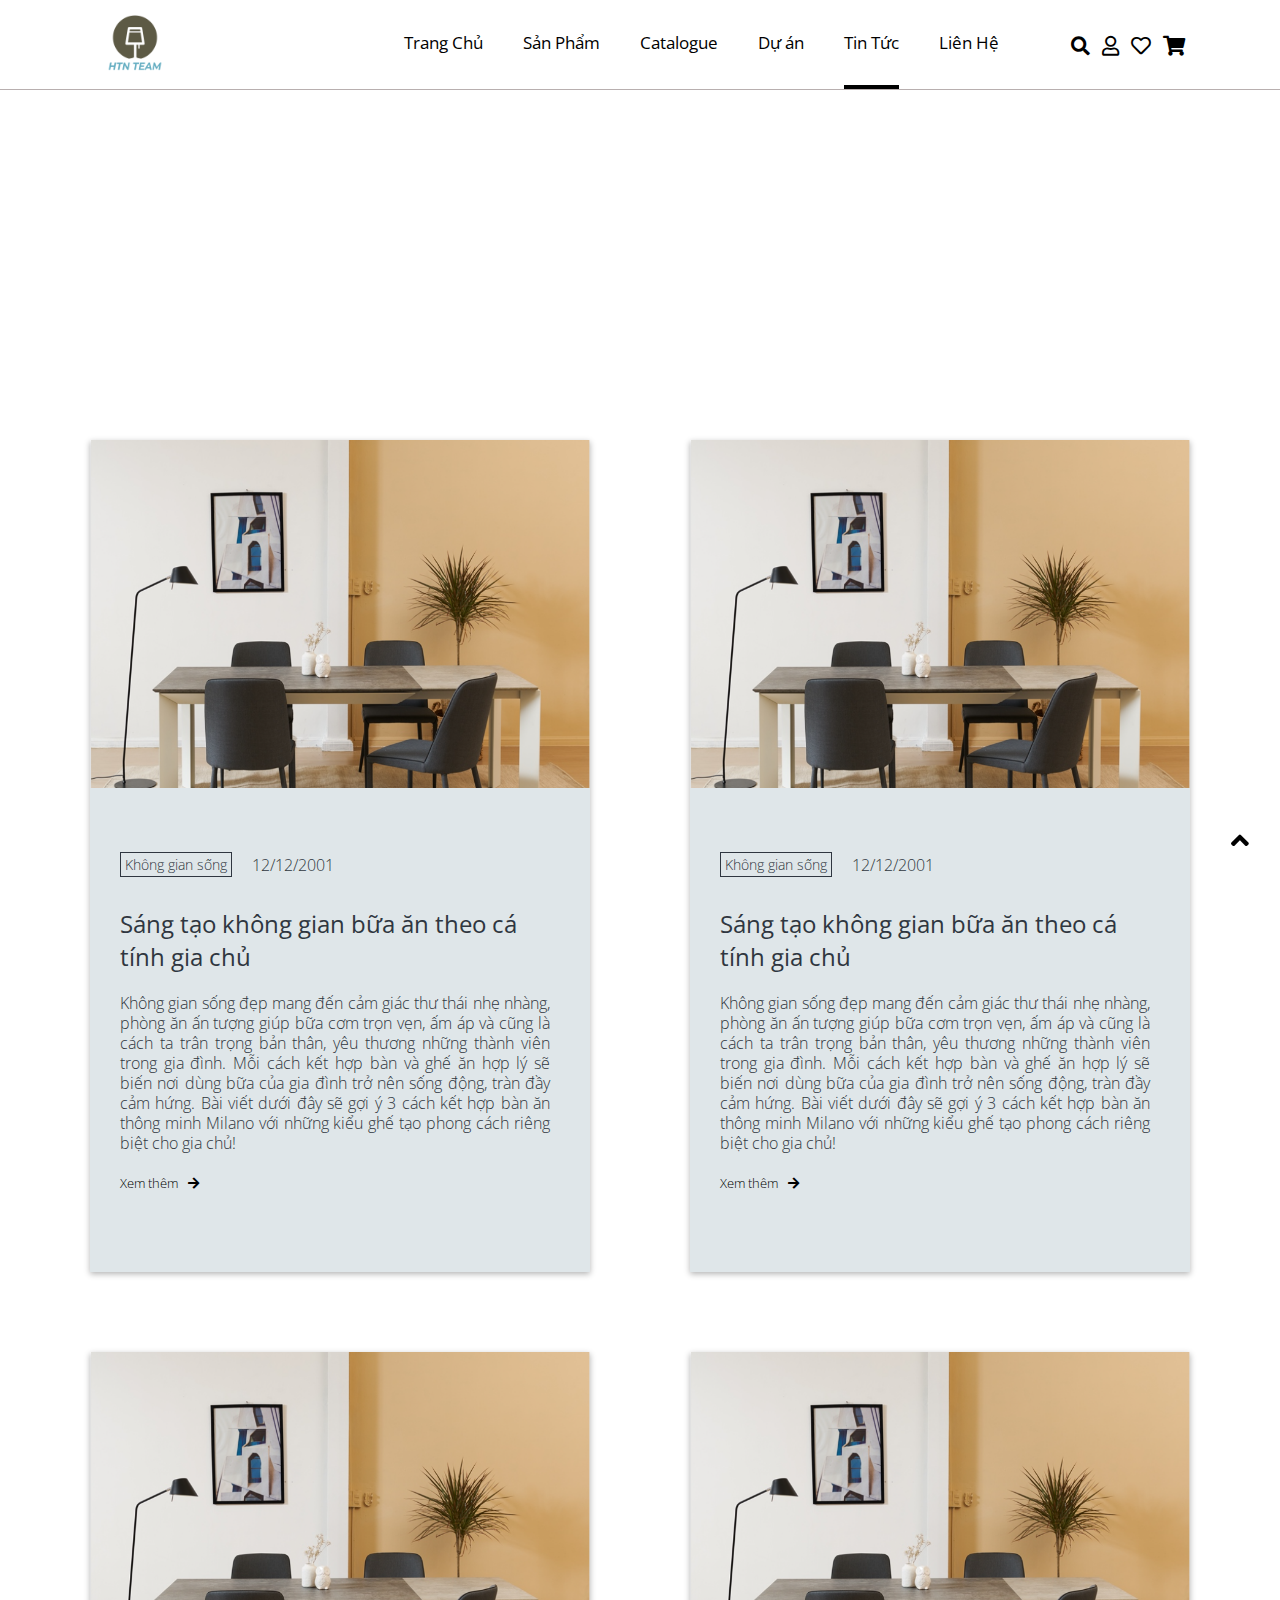
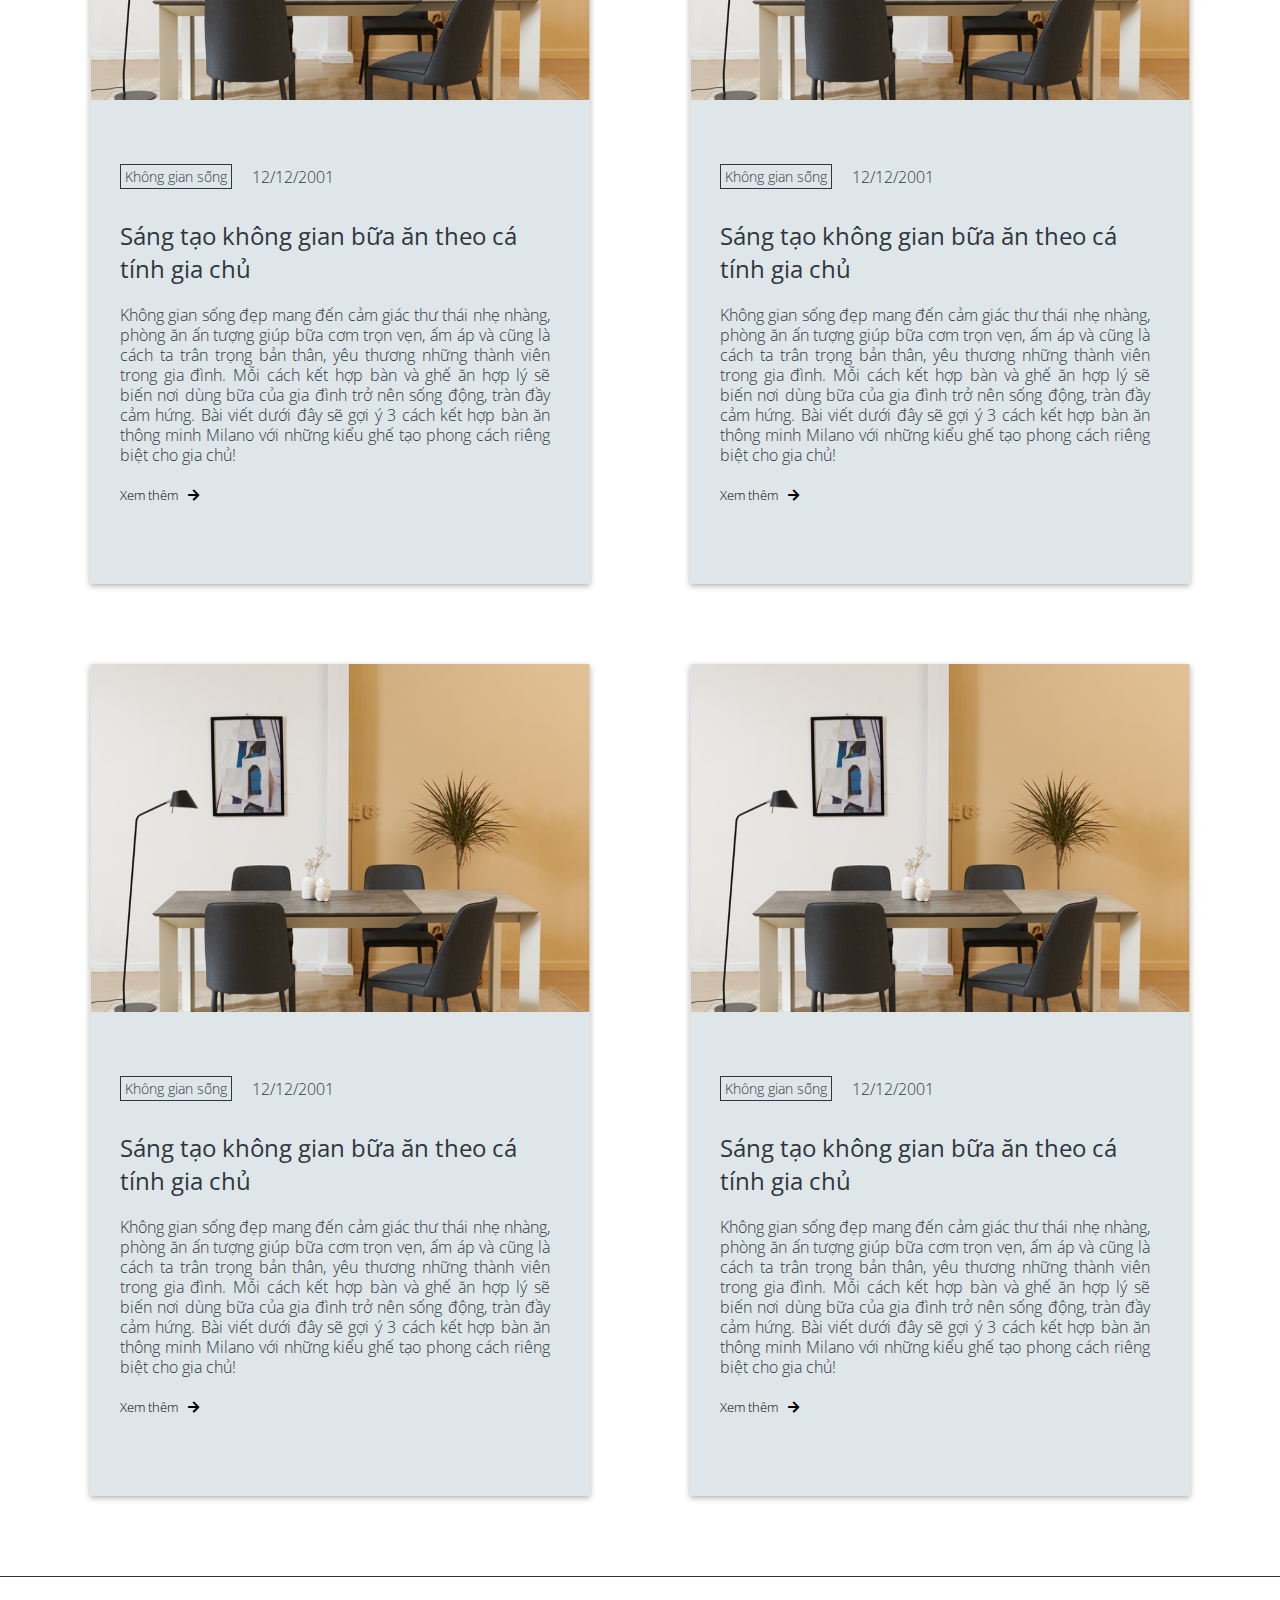
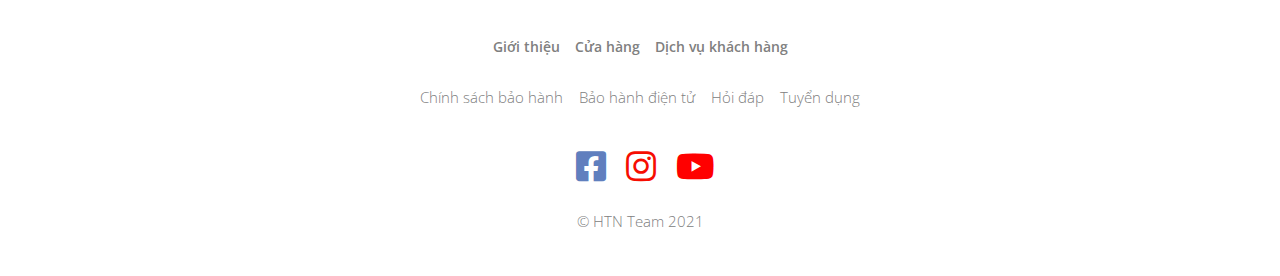
<file: living-space.html>
<!DOCTYPE html>
<html lang="en">
<head>
    <meta charset="UTF-8">
    <meta http-equiv="X-UA-Compatible" content="IE=edge">
    <meta name="viewport" content="width=device-width, initial-scale=1.0">
    <link rel="stylesheet" href="./css/base.css">
    <link rel="stylesheet" href="./css/living-space.css">
    <script src="https://unpkg.com/aos@2.3.1/dist/aos.js"></script>
    <link href="https://unpkg.com/aos@2.3.1/dist/aos.css" rel="stylesheet">
    <link rel="stylesheet" href="https://cdnjs.cloudflare.com/ajax/libs/font-awesome/5.15.1/css/all.min.css" />
    <link rel="shorcut icon" type="image/png" href="./img/logo.jpg">
    <link href="https://fonts.googleapis.com/css2?family=Open+Sans:ital,wght@0,300;0,400;1,300&display=swap" rel="stylesheet">
    <title>Không gian sống</title>
</head>
<body>
    <div class="header__page">
        <div class="nav__logo">
            <a href="./index.html"><img src="./img/LOGO_TEAM_NEW.png" alt="Logo Team"></a>
        </div>
        <div class="nav__list-menu">
            <ul class="list-menu">
                <li class="hv-bot"><a href="./index.html">Trang Chủ</a></li>
                <li class="hv-bot">
                    <a href="#">Sản Phẩm</a>
                    <ul class="list-menu-drop">
                        <li>
                            <div>
                                <a href="./tabban.html">Bàn</a>
                            </div>
                        </li>
                        <li>
                            <div>
                                <a href="./tabghe.html">Ghế</a>
                            </div>
                        </li>
                        <li>
                            <div>
                                <a href="./tabsofa.html">SOFA</a>
                            </div>
                        </li>
                        <li>
                            <div>
                                <a href="./tabtu.html">Tủ</a>
                            </div>
                        </li>
                        <li>
                            <div>
                                <a href="./tabgiuong.html">Giường</a>
                            </div>
                        </li>
                        <li>
                            <div>
                                <a href="./tabdtt.html">Đồ trang trí</a>
                            </div>
                        </li>
                    </ul>
                    </li>
                    <li class="hv-bot"><a href="#">Catalogue</a></li>
                    <li class="hv-bot"><a href="./tabduan.html">Dự án</a></li>
                    <li class="hv-bot">
                        <a href="#" id="underline">Tin Tức</a>
                        <ul class="list-menu-drop">
                            <li>
                                <div>
                                    <a href="./news.html">Tin Tức</a>
                                </div>
                            </li>
                            <li>
                                <div>
                                    <a href="./living-space.html">Không Gian Sống</a>
                                </div>
                            </li>
                            <li>
                                <div>
                                    <a href="./promotion.html">Khuyến Mại</a>
                                </div>
                            </li>
                        </ul>
                    </li>
                <li class="hv-bot"><a href="./contact.html">Liên Hệ</a></li>
            </ul>
        <div class="list-icon">
            <div class="search-bar">
                <a href="#"><i class="fas fa-search"></i></a>
            </div>
            <a href="./account.html"><i class="far fa-user"></i></a>
            <a href="#"><i class="far fa-heart"></i></a>
            <a href="./cart.html" class="shopping-cart-a">
                <i class="fas fa-shopping-cart"></i>
                    <!-- <div class="square-up">
                        <i class="far fa-caret-square-up"></i>
                    </div> -->
                <div class="shopping-cart">
                    <p>Tổng:200.000VND</p>
                    <button onclick="location.href='./cart.html'" type="button">Xem giỏ hàng</button>
                </div>
            </a>
            <label for="check__hidden"></label>
            <li>
              <label for="check__hidden">
                <i class="fas fa-bars menu-bar"></i>
              </label>
            </li>
        </div>
    </div>

    <input type="checkbox" name="" id="check__hidden">
    <div class="sidebar">
        <ul class="list-menu-mobile">
        <li><a href="./index.html">Trang Chủ</a></li>
        <li>
            <a href="#">Sản Phẩm</a>
            <label for="check_menu_nw" class="check_menu-drop"><i class="fas fa-chevron-down"></i></label>
                <input type="checkbox" id="check_menu_nw">
            <ul class="list-menu-drop-mobile">
                <li>
                    <div>
                        <a href="./news.html">Bàn</a>
                    </div>
                </li>
                <li>
                    <div>
                        <a href="./living-space.html">Ghê</a>
                    </div>
                </li>
                <li>
                    <div>
                        <a href="./promotion.html">Sofa</a>
                    </div>
                </li>
                <li>
                    <div>
                        <a href="./promotion.html">Tủ</a>
                    </div>
                </li>
                <li>
                    <div>
                        <a href="./promotion.html">Giường</a>
                    </div>
                </li>
                <li>
                    <div>
                        <a href="./promotion.html">Đồ tang trí</a>
                    </div>
                </li>
            </ul>
            </li>
            <li><a href="#">Catalogue</a></li>
            <li><a href="./tabduan.html">Dự án</a></li>
            <li>
                <a href="#">Tin Tức</a>
                <label for="check_menu" class="check_menu-drop"><i class="fas fa-chevron-down"></i></label>
                <input type="checkbox" id="check_menu">
                <ul class="list-menu-drop-mobile">
                    <li>
                        <div>
                            <a href="./news.html">Tin Tức</a>
                        </div>
                    </li>
                    <li>
                        <div>
                            <a href="./living-space.html">Không Gian Sống</a>
                        </div>
                    </li>
                    <li>
                        <div>
                            <a href="./promotion.html">Khuyến Mại</a>
                        </div>
                    </li>
                </ul>
            </li>
            <li><a href="./contact.html">Liên Hệ</a></li>
        </ul>
    </div>
</div>
    
    <div class="banner">
        <div class="div-text">
            <h1>Không gian sống</h1>
        </div>
    </div>

    <div class="container">
            <div class="container-row">
                <div class="link">
                    <a href="#">
                        <img src="./img/row1.png" alt="">
                    </a>
                </div>
                <div class="container-row1">
                    
                    <div class="date">
                        <span>Không gian sống</span>
                        <p>12/12/2001</p>
                    </div>
                    <h2>Sáng tạo không gian bữa ăn theo cá tính gia chủ</h2>
                    <p>
                        Không gian sống đẹp mang đến cảm giác thư thái nhẹ nhàng, phòng ăn ấn tượng giúp bữa
                        cơm trọn vẹn, ấm áp và cũng là cách ta trân trọng bản thân, yêu thương những thành viên 
                        trong gia đình. Mỗi cách kết hợp bàn và ghế ăn hợp lý sẽ biến nơi dùng bữa của gia đình 
                        trở nên sống động, tràn đầy cảm hứng. Bài viết dưới đây sẽ gợi ý 3 cách kết hợp bàn ăn 
                        thông minh Milano với những kiểu ghế tạo phong cách riêng biệt cho gia chủ!
                    </p>
    
                    <div class="row1-link">
                        <a class="readmore" href="#">
                            <span>Xem thêm</span><i class="fas fa-arrow-right"></i>
                        </a>
                    </div>
                </div>
            </div>
    
            <div class="container-row">
                <div class="link">
                    <a href="#">
                        <img src="./img/row1.png" alt="">
                    </a>
                </div>
                <div class="container-row1">
                    
                    <div class="date">
                        <span>Không gian sống</span>
                        <p>12/12/2001</p>
                    </div>
                    <h2>Sáng tạo không gian bữa ăn theo cá tính gia chủ</h2>
                    <p>
                        Không gian sống đẹp mang đến cảm giác thư thái nhẹ nhàng, phòng ăn ấn tượng giúp bữa
                        cơm trọn vẹn, ấm áp và cũng là cách ta trân trọng bản thân, yêu thương những thành viên 
                        trong gia đình. Mỗi cách kết hợp bàn và ghế ăn hợp lý sẽ biến nơi dùng bữa của gia đình 
                        trở nên sống động, tràn đầy cảm hứng. Bài viết dưới đây sẽ gợi ý 3 cách kết hợp bàn ăn 
                        thông minh Milano với những kiểu ghế tạo phong cách riêng biệt cho gia chủ!
                    </p>
    
                    <div class="row1-link">
                        <a class="readmore" href="#">
                            <span>Xem thêm</span><i class="fas fa-arrow-right"></i>
                        </a>
                    </div>
                </div>
            </div>
    
            <div class="container-row">
                <div class="link">
                    <a href="#">
                        <img src="./img/row1.png" alt="">
                    </a>
                </div>
                <div class="container-row1">
                    
                    <div class="date">
                        <span>Không gian sống</span>
                        <p>12/12/2001</p>
                    </div>
                    <h2>Sáng tạo không gian bữa ăn theo cá tính gia chủ</h2>
                    <p>
                        Không gian sống đẹp mang đến cảm giác thư thái nhẹ nhàng, phòng ăn ấn tượng giúp bữa
                        cơm trọn vẹn, ấm áp và cũng là cách ta trân trọng bản thân, yêu thương những thành viên 
                        trong gia đình. Mỗi cách kết hợp bàn và ghế ăn hợp lý sẽ biến nơi dùng bữa của gia đình 
                        trở nên sống động, tràn đầy cảm hứng. Bài viết dưới đây sẽ gợi ý 3 cách kết hợp bàn ăn 
                        thông minh Milano với những kiểu ghế tạo phong cách riêng biệt cho gia chủ!
                    </p>
    
                    <div class="row1-link">
                        <a class="readmore" href="#">
                            <span>Xem thêm</span><i class="fas fa-arrow-right"></i>
                        </a>
                    </div>
                </div>
            </div>
    
            <div class="container-row">
                <div class="link">
                    <a href="#">
                        <img src="./img/row1.png" alt="">
                    </a>
                </div>
                <div class="container-row1">
                    
                    <div class="date">
                        <span>Không gian sống</span>
                        <p>12/12/2001</p>
                    </div>
                    <h2>Sáng tạo không gian bữa ăn theo cá tính gia chủ</h2>
                    <p>
                        Không gian sống đẹp mang đến cảm giác thư thái nhẹ nhàng, phòng ăn ấn tượng giúp bữa
                        cơm trọn vẹn, ấm áp và cũng là cách ta trân trọng bản thân, yêu thương những thành viên 
                        trong gia đình. Mỗi cách kết hợp bàn và ghế ăn hợp lý sẽ biến nơi dùng bữa của gia đình 
                        trở nên sống động, tràn đầy cảm hứng. Bài viết dưới đây sẽ gợi ý 3 cách kết hợp bàn ăn 
                        thông minh Milano với những kiểu ghế tạo phong cách riêng biệt cho gia chủ!
                    </p>
    
                    <div class="row1-link">
                        <a class="readmore" href="#">
                            <span>Xem thêm</span><i class="fas fa-arrow-right"></i>
                        </a>
                    </div>
                </div>
            </div>
    
            <div class="container-row">
                <div class="link">
                    <a href="#">
                        <img src="./img/row1.png" alt="">
                    </a>
                </div>
                <div class="container-row1">
                    
                    <div class="date">
                        <span>Không gian sống</span>
                        <p>12/12/2001</p>
                    </div>
                    <h2>Sáng tạo không gian bữa ăn theo cá tính gia chủ</h2>
                    <p>
                        Không gian sống đẹp mang đến cảm giác thư thái nhẹ nhàng, phòng ăn ấn tượng giúp bữa
                        cơm trọn vẹn, ấm áp và cũng là cách ta trân trọng bản thân, yêu thương những thành viên 
                        trong gia đình. Mỗi cách kết hợp bàn và ghế ăn hợp lý sẽ biến nơi dùng bữa của gia đình 
                        trở nên sống động, tràn đầy cảm hứng. Bài viết dưới đây sẽ gợi ý 3 cách kết hợp bàn ăn 
                        thông minh Milano với những kiểu ghế tạo phong cách riêng biệt cho gia chủ!
                    </p>
    
                    <div class="row1-link">
                        <a class="readmore" href="#">
                            <span>Xem thêm</span><i class="fas fa-arrow-right"></i>
                        </a>
                    </div>
                </div>
            </div>
    
            <div class="container-row">
                <div class="link">
                    <a href="#">
                        <img src="./img/row1.png" alt="">
                    </a>
                </div>
                <div class="container-row1">
                    
                    <div class="date">
                        <span>Không gian sống</span>
                        <p>12/12/2001</p>
                    </div>
                    <h2>Sáng tạo không gian bữa ăn theo cá tính gia chủ</h2>
                    <p>
                        Không gian sống đẹp mang đến cảm giác thư thái nhẹ nhàng, phòng ăn ấn tượng giúp bữa
                        cơm trọn vẹn, ấm áp và cũng là cách ta trân trọng bản thân, yêu thương những thành viên 
                        trong gia đình. Mỗi cách kết hợp bàn và ghế ăn hợp lý sẽ biến nơi dùng bữa của gia đình 
                        trở nên sống động, tràn đầy cảm hứng. Bài viết dưới đây sẽ gợi ý 3 cách kết hợp bàn ăn 
                        thông minh Milano với những kiểu ghế tạo phong cách riêng biệt cho gia chủ!
                    </p>
    
                    <div class="row1-link">
                        <a class="readmore" href="#">
                            <span>Xem thêm</span><i class="fas fa-arrow-right"></i>
                        </a>
                    </div>
                </div>
            </div>
    </div>
    
    <div class="footer">
        <div class="row1">
            <a href="#">Giới thiệu</a>
            <a href="#">Cửa hàng</a>
            <a href="#">Dịch vụ khách hàng</a>
        </div>

        <div class="row2">
            <a href="#">Chính sách bảo hành</a>
            <a href="#">Bảo hành điện tử</a>
            <a href="#">Hỏi đáp</a>
            <a href="">Tuyển dụng</a>
        </div>

        <div class="social">
            <a href="https://www.facebook.com/" class="social-face"><i class="fab fa-facebook-square"></i></a>
            <a href="https://www.instagram.com/" class="social-insta"><i class="fab fa-instagram"></i></a>
            <a href="https://www.youtube.com/" class="social-youtube"><i class="fab fa-youtube"></i></a>
        </div>

        <div class="copyright">
            <span>© HTN Team 2021</span> 
        </div>

        <div class="div-backtop">
            <div class="backtop" id="backtop" onclick="goToTop()">
                <i class="fas fa-angle-up"></i>
            </div>
        </div>
    </div>

</body>
</html>
</file>
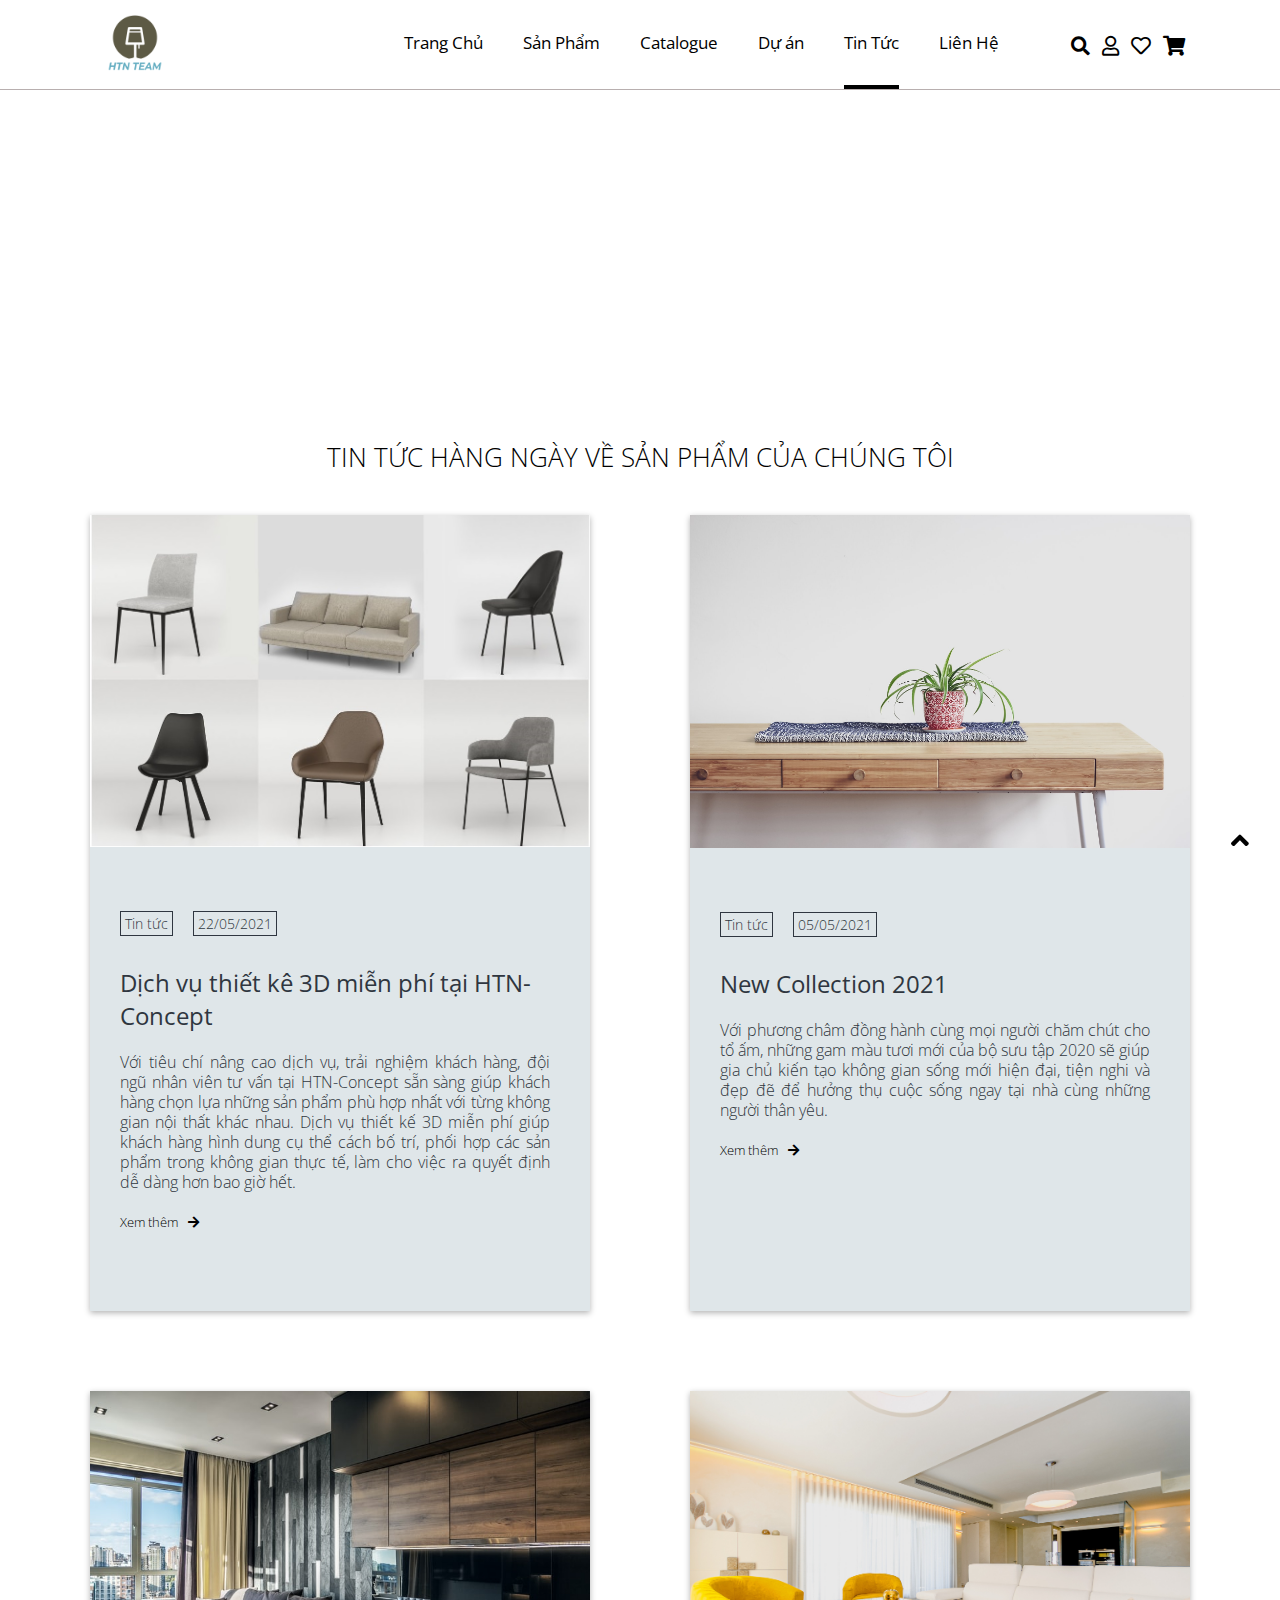
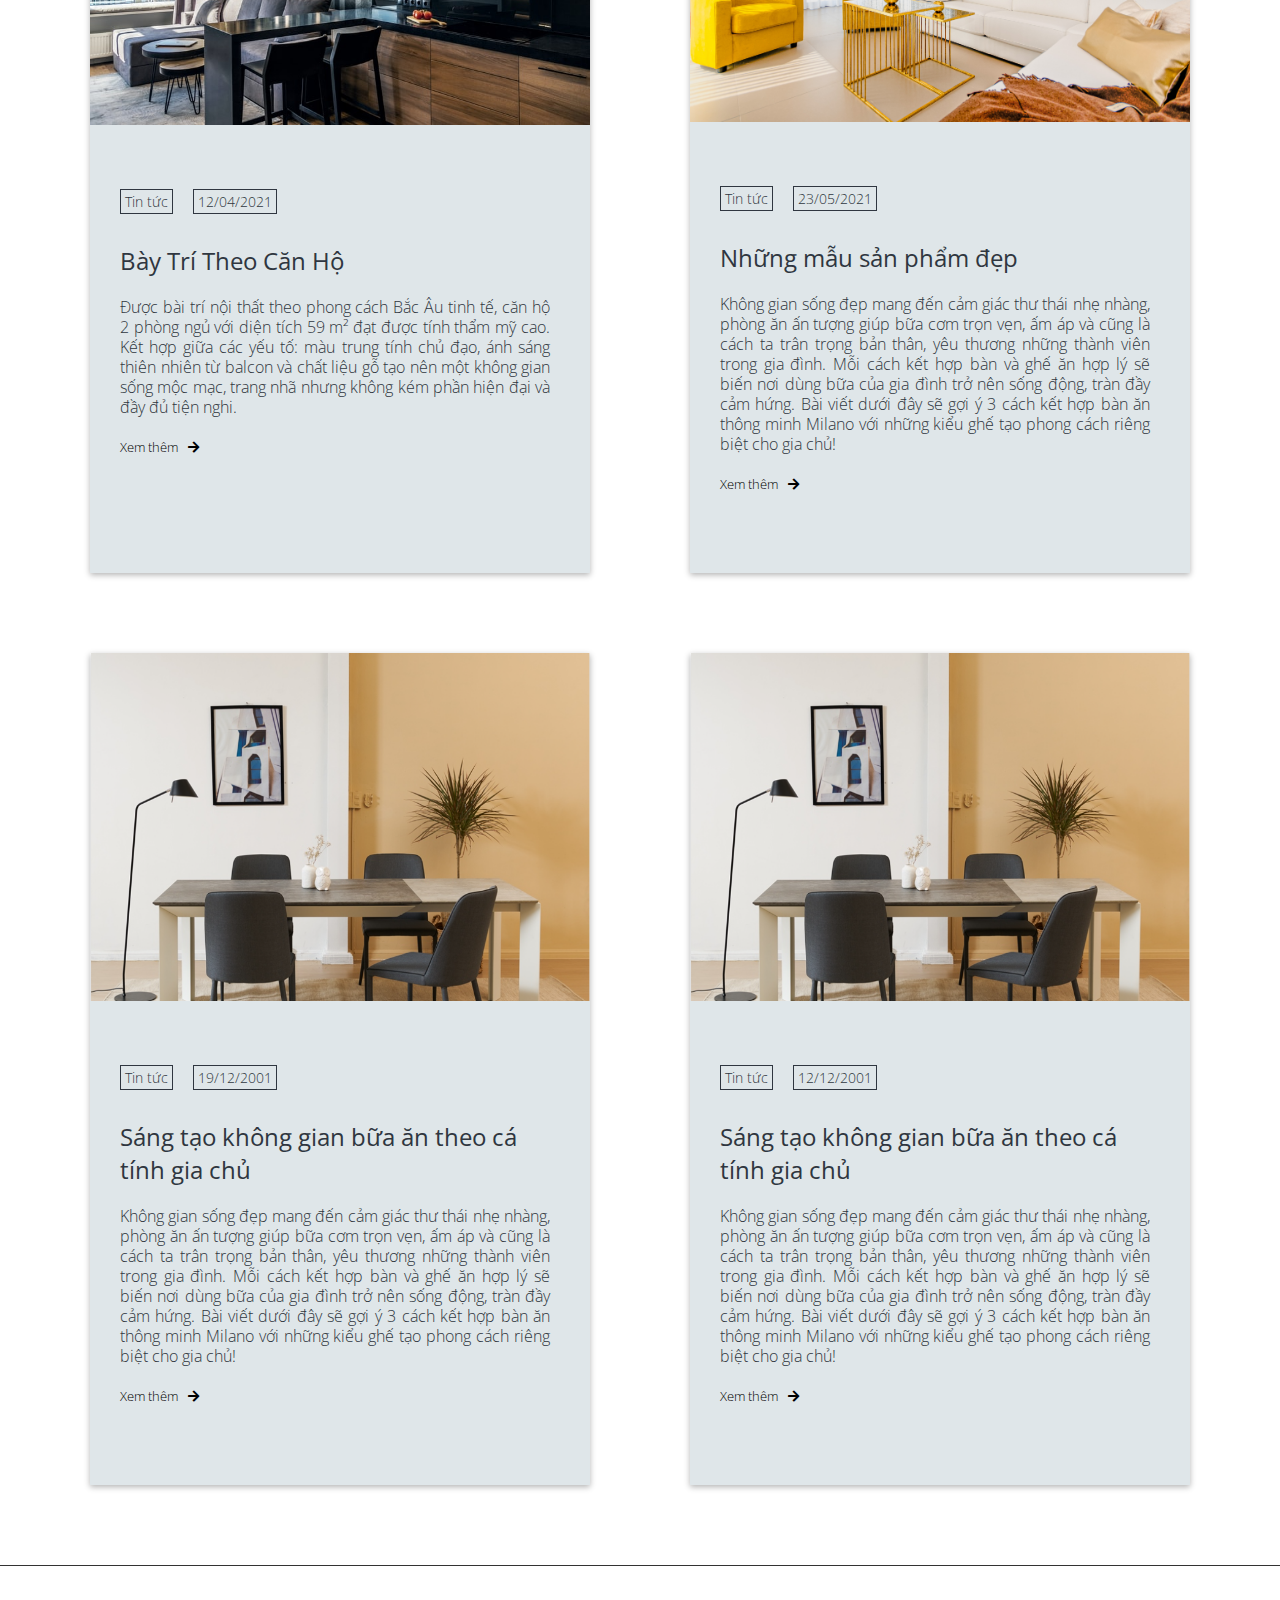
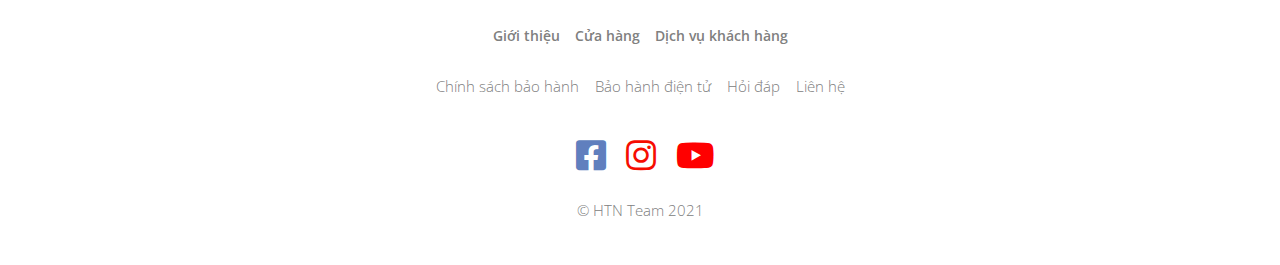
<file: news.html>
<!DOCTYPE html>
<html lang="en">
<head>
    <meta charset="UTF-8">
    <meta http-equiv="X-UA-Compatible" content="IE=edge">
    <meta name="viewport" content="width=device-width, initial-scale=1.0">
    <link rel="stylesheet" href="./css/base.css">
    <link rel="stylesheet" href="./css/living-space.css">
    <link rel="stylesheet" href="https://cdnjs.cloudflare.com/ajax/libs/font-awesome/5.15.1/css/all.min.css" />
    <link rel="shorcut icon" type="image/png" href="./img/logo.jpg">
    <link href="https://fonts.googleapis.com/css2?family=Open+Sans:ital,wght@0,300;0,400;1,300&display=swap" rel="stylesheet">
    <title>Tin tức</title>
</head>
<body>
    <div class="header__page">
        <div class="nav__logo">
            <a href="./index.html"><img src="./img/LOGO_TEAM_NEW.png" alt="Logo Team"></a>
        </div>
        <div class="nav__list-menu">
            <ul class="list-menu">
                <li class="hv-bot"><a href="./index.html">Trang Chủ</a></li>
                <li class="hv-bot">
                    <a href="#">Sản Phẩm</a>
                    <ul class="list-menu-drop">
                        <li>
                            <div>
                                <a href="./tabban.html">Bàn</a>
                            </div>
                        </li>
                        <li>
                            <div>
                                <a href="./tabghe.html">Ghế</a>
                            </div>
                        </li>
                        <li>
                            <div>
                                <a href="./tabsofa.html">SOFA</a>
                            </div>
                        </li>
                        <li>
                            <div>
                                <a href="./tabtu.html">Tủ</a>
                            </div>
                        </li>
                        <li>
                            <div>
                                <a href="./tabgiuong.html">Giường</a>
                            </div>
                        </li>
                        <li>
                            <div>
                                <a href="./tabdtt.html">Đồ trang trí</a>
                            </div>
                        </li>
                    </ul>
                    </li>
                    <li class="hv-bot"><a href="#">Catalogue</a></li>
                    <li class="hv-bot"><a href="./tabduan.html">Dự án</a></li>
                    <li class="hv-bot">
                        <a href="#" id="underline">Tin Tức</a>
                        <ul class="list-menu-drop">
                            <li>
                                <div>
                                    <a href="./news.html">Tin Tức</a>
                                </div>
                            </li>
                            <li>
                                <div>
                                    <a href="./living-space.html">Không Gian Sống</a>
                                </div>
                            </li>
                            <li>
                                <div>
                                    <a href="./promotion.html">Khuyến Mại</a>
                                </div>
                            </li>
                        </ul>
                    </li>
                <li class="hv-bot"><a href="./contact.html">Liên Hệ</a></li>
            </ul>
        <div class="list-icon">
            <div class="search-bar">
                <a href="#"><i class="fas fa-search"></i></a>
            </div>
            <a href="./account.html"><i class="far fa-user"></i></a>
            <a href="#"><i class="far fa-heart"></i></a>
            <a href="./cart.html" class="shopping-cart-a">
                <i class="fas fa-shopping-cart"></i>
                    <!-- <div class="square-up">
                        <i class="far fa-caret-square-up"></i>
                    </div> -->
                <div class="shopping-cart">
                    <p>Tổng:200.000VND</p>
                    <button onclick="location.href='./cart.html'" type="button">Xem giỏ hàng</button>
                </div>
            </a>
            <label for="check__hidden"></label>
            <li>
              <label for="check__hidden">
                <i class="fas fa-bars menu-bar"></i>
              </label>
            </li>
        </div>
    </div>

    <input type="checkbox" name="" id="check__hidden">
    <div class="sidebar">
        <ul class="list-menu-mobile">
        <li><a href="./index.html">Trang Chủ</a></li>
        <li>
            <a href="#">Sản Phẩm</a>
            <label for="check_menu_nw" class="check_menu-drop"><i class="fas fa-chevron-down"></i></label>
                <input type="checkbox" id="check_menu_nw">
            <ul class="list-menu-drop-mobile">
                <li>
                    <div>
                        <a href="./news.html">Bàn</a>
                    </div>
                </li>
                <li>
                    <div>
                        <a href="./living-space.html">Ghê</a>
                    </div>
                </li>
                <li>
                    <div>
                        <a href="./promotion.html">Sofa</a>
                    </div>
                </li>
                <li>
                    <div>
                        <a href="./promotion.html">Tủ</a>
                    </div>
                </li>
                <li>
                    <div>
                        <a href="./promotion.html">Giường</a>
                    </div>
                </li>
                <li>
                    <div>
                        <a href="./promotion.html">Đồ tang trí</a>
                    </div>
                </li>
            </ul>
            </li>
            <li><a href="#">Catalogue</a></li>
            <li><a href="./tabduan.html">Dự án</a></li>
            <li>
                <a href="#">Tin Tức</a>
                <label for="check_menu" class="check_menu-drop"><i class="fas fa-chevron-down"></i></label>
                <input type="checkbox" id="check_menu">
                <ul class="list-menu-drop-mobile">
                    <li>
                        <div>
                            <a href="./news.html">Tin Tức</a>
                        </div>
                    </li>
                    <li>
                        <div>
                            <a href="./living-space.html">Không Gian Sống</a>
                        </div>
                    </li>
                    <li>
                        <div>
                            <a href="./promotion.html">Khuyến Mại</a>
                        </div>
                    </li>
                </ul>
            </li>
            <li><a href="./contact.html">Liên Hệ</a></li>
        </ul>
    </div>
</div>
    
    <div class="banner">
        <div class="div-text">
            <h1>Tin tức</h1>
        </div>
    </div>

    <div class="content-news">
        <h2>TIN TỨC HÀNG NGÀY VỀ SẢN PHẨM CỦA CHÚNG TÔI</h2>
    </div>

    <div class="container">
            <div class="container-row"">
                <div class="link">
                    <a href="#">
                        <img src="./img/TT_01.jpeg" alt="">
                    </a>
                </div>
                <div class="container-row1">
                    <div class="date">
                        <span>Tin tức</span>
                        <span>22/05/2021</span>
                    </div>
                    <h2>Dịch vụ thiết kê 3D miễn phí tại HTN-Concept</h2>
                    <p>
                        Với tiêu chí nâng cao dịch vụ, trải nghiệm khách hàng, đội ngũ nhân viên tư vấn tại HTN-Concept sẵn sàng giúp khách hàng chọn lựa những sản phẩm phù hợp nhất với từng không gian nội thất khác nhau. Dịch vụ thiết kế 3D miễn phí giúp khách hàng hình dung cụ thể cách bố trí, phối hợp các sản phẩm trong không gian thực tế, làm cho việc ra quyết định dễ dàng hơn bao giờ hết.
                    </p>
    
                    <div class="row1-link">
                        <a class="readmore" href="#">
                            <span>Xem thêm</span><i class="fas fa-arrow-right"></i>
                        </a>
                    </div>
                </div>
            </div>
    
            <div class="container-row">
                <div class="link">
                    <a href="#">
                        <img src="./img/TT_02_new.jpg" alt="">
                    </a>
                </div>
                <div class="container-row1">
                    
                    <div class="date">
                        <span>Tin tức</span>
                        <span>05/05/2021</span>
                    </div>
                    <h2>New Collection 2021</h2>
                    <p>
                        Với phương châm đồng hành cùng mọi người chăm chút cho tổ ấm, những gam màu tươi mới của bộ sưu tập 2020 sẽ giúp gia chủ kiến tạo không gian sống mới hiện đại, tiện nghi và đẹp đẽ để hưởng thụ cuộc sống ngay tại nhà cùng những người thân yêu.
                    </p>
    
                    <div class="row1-link">
                        <a class="readmore" href="#">
                            <span>Xem thêm</span><i class="fas fa-arrow-right"></i>
                        </a>
                    </div>
                </div>
            </div>
    
            <div class="container-row">
                <div class="link">
                    <a href="#">
                        <img src="./img/TT_03.jpg" alt="">
                    </a>
                </div>
                <div class="container-row1">
                    
                    <div class="date">
                        <span>Tin tức</span>
                        <span>12/04/2021</span>
                    </div>
                    <h2>Bày Trí Theo Căn Hộ</h2>
                    <p>
                        Được bài trí nội thất theo phong cách Bắc Âu tinh tế, căn hộ 2 phòng ngủ với diện tích 59 m² đạt được tính thẩm mỹ cao. Kết hợp giữa các yếu tố: màu trung tính chủ đạo, ánh sáng thiên nhiên từ balcon và chất liệu gỗ tạo nên một không gian sống mộc mạc, trang nhã nhưng không kém phần hiện đại và đầy đủ tiện nghi.
                    </p>
    
                    <div class="row1-link">
                        <a class="readmore" href="#">
                            <span>Xem thêm</span><i class="fas fa-arrow-right"></i>
                        </a>
                    </div>
                </div>
            </div>
    
            <div class="container-row">
                <div class="link">
                    <a href="#">
                        <img src="./img/TT_04.jpg" alt="">
                    </a>
                </div>
                <div class="container-row1">
                    
                    <div class="date">
                        <span>Tin tức</span>
                        <span>23/05/2021</span>
                    </div>
                    <h2>Những mẫu sản phẩm đẹp</h2>
                    <p>
                        Không gian sống đẹp mang đến cảm giác thư thái nhẹ nhàng, phòng ăn ấn tượng giúp bữa
                        cơm trọn vẹn, ấm áp và cũng là cách ta trân trọng bản thân, yêu thương những thành viên 
                        trong gia đình. Mỗi cách kết hợp bàn và ghế ăn hợp lý sẽ biến nơi dùng bữa của gia đình 
                        trở nên sống động, tràn đầy cảm hứng. Bài viết dưới đây sẽ gợi ý 3 cách kết hợp bàn ăn 
                        thông minh Milano với những kiểu ghế tạo phong cách riêng biệt cho gia chủ!
                    </p>
    
                    <div class="row1-link">
                        <a class="readmore" href="#">
                            <span>Xem thêm</span><i class="fas fa-arrow-right"></i>
                        </a>
                    </div>
                </div>
            </div>
    
            <div class="container-row">
                <div class="link">
                    <a href="#">
                        <img src="./img/row1.png" alt="">
                    </a>
                </div>
                <div class="container-row1">
                    
                    <div class="date">
                        <span>Tin tức</span>
                        <span>19/12/2001</span>
                    </div>
                    <h2>Sáng tạo không gian bữa ăn theo cá tính gia chủ</h2>
                    <p>
                        Không gian sống đẹp mang đến cảm giác thư thái nhẹ nhàng, phòng ăn ấn tượng giúp bữa
                        cơm trọn vẹn, ấm áp và cũng là cách ta trân trọng bản thân, yêu thương những thành viên 
                        trong gia đình. Mỗi cách kết hợp bàn và ghế ăn hợp lý sẽ biến nơi dùng bữa của gia đình 
                        trở nên sống động, tràn đầy cảm hứng. Bài viết dưới đây sẽ gợi ý 3 cách kết hợp bàn ăn 
                        thông minh Milano với những kiểu ghế tạo phong cách riêng biệt cho gia chủ!
                    </p>
    
                    <div class="row1-link">
                        <a class="readmore" href="#">
                            <span>Xem thêm</span><i class="fas fa-arrow-right"></i>
                        </a>
                    </div>
                </div>
            </div>
    
            <div class="container-row">
                <div class="link">
                    <a href="#">
                        <img src="./img/row1.png" alt="">
                    </a>
                </div>
                <div class="container-row1">
                    
                    <div class="date">
                        <span>Tin tức</span>
                        <span>12/12/2001</span>
                    </div>
                    <h2>Sáng tạo không gian bữa ăn theo cá tính gia chủ</h2>
                    <p>
                        Không gian sống đẹp mang đến cảm giác thư thái nhẹ nhàng, phòng ăn ấn tượng giúp bữa
                        cơm trọn vẹn, ấm áp và cũng là cách ta trân trọng bản thân, yêu thương những thành viên 
                        trong gia đình. Mỗi cách kết hợp bàn và ghế ăn hợp lý sẽ biến nơi dùng bữa của gia đình 
                        trở nên sống động, tràn đầy cảm hứng. Bài viết dưới đây sẽ gợi ý 3 cách kết hợp bàn ăn 
                        thông minh Milano với những kiểu ghế tạo phong cách riêng biệt cho gia chủ!
                    </p>
    
                    <div class="row1-link">
                        <a class="readmore" href="#">
                            <span>Xem thêm</span><i class="fas fa-arrow-right"></i>
                        </a>
                    </div>
                </div>
            </div>
    </div>
    
    <div class="footer">
        <div class="row1">
            <a href="#">Giới thiệu</a>
            <a href="#">Cửa hàng</a>
            <a href="#">Dịch vụ khách hàng</a>
        </div>

        <div class="row2">
            <a href="#">Chính sách bảo hành</a>
            <a href="#">Bảo hành điện tử</a>
            <a href="#">Hỏi đáp</a>
            <a href="./contact.html">Liên hệ</a>
        </div>

        <div class="social">
            <a href="https://www.facebook.com/" class="social-face"><i class="fab fa-facebook-square"></i></a>
            <a href="https://www.instagram.com/" class="social-insta"><i class="fab fa-instagram"></i></a>
            <a href="https://www.youtube.com/" class="social-youtube"><i class="fab fa-youtube"></i></a>
        </div>

        <div class="copyright">
            <span>© HTN Team 2021</span> 
        </div>

        <div class="div-backtop">
            <div class="backtop" id="backtop" onclick="goToTop()">
                <i class="fas fa-angle-up"></i>
            </div>
        </div>
    </div>
</body>
</html>
</file>
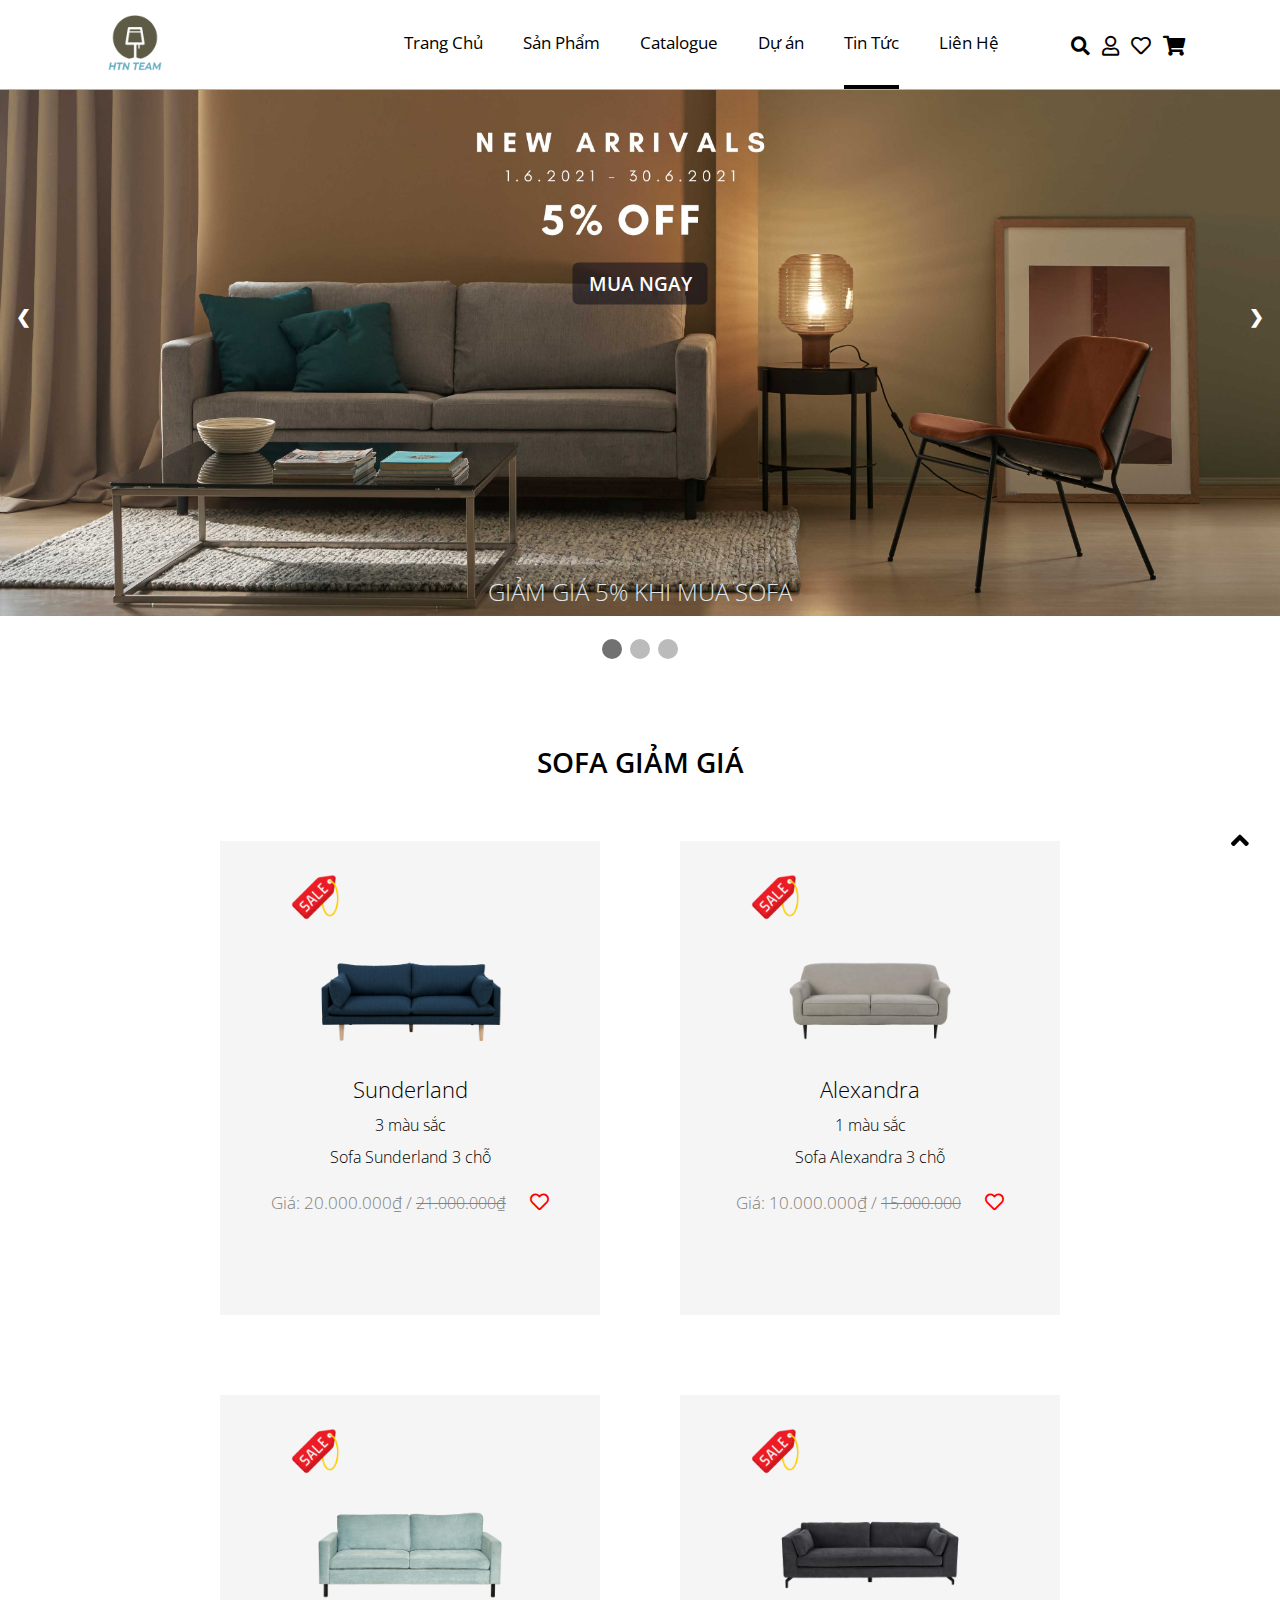
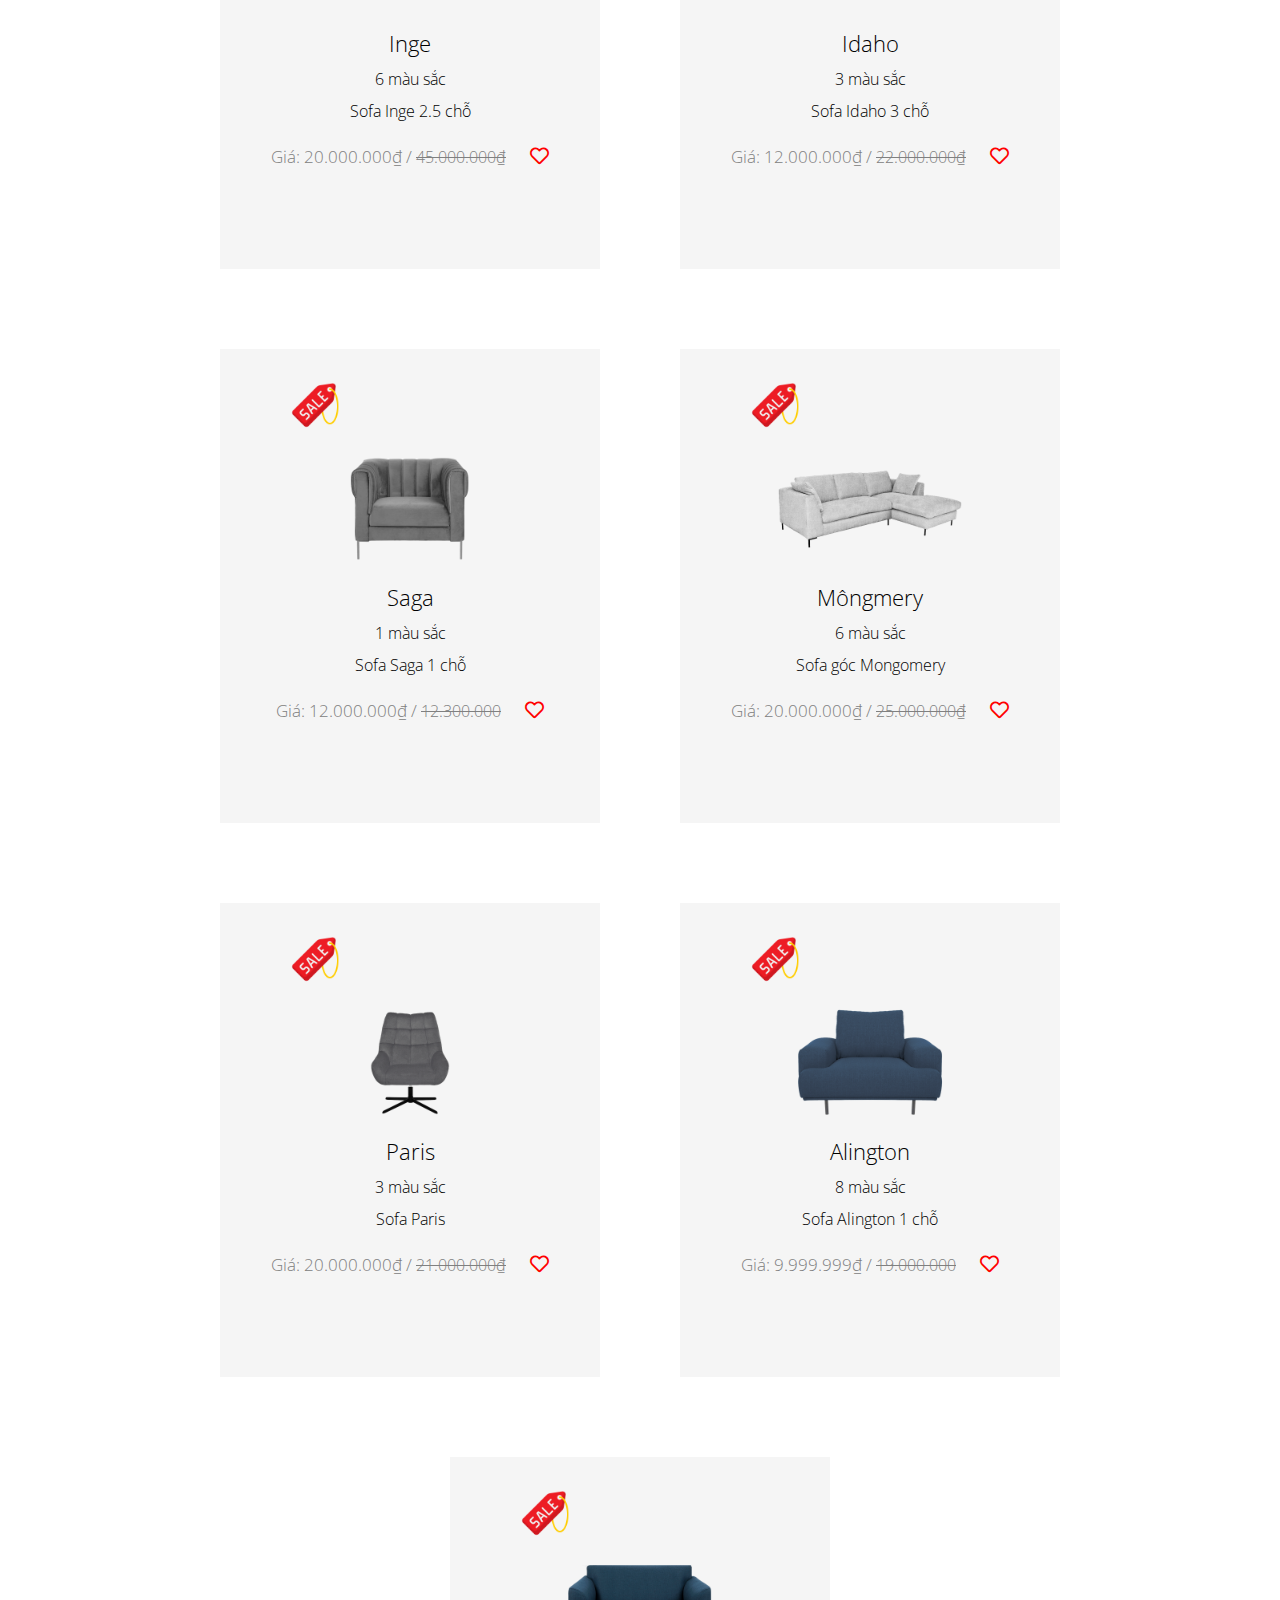
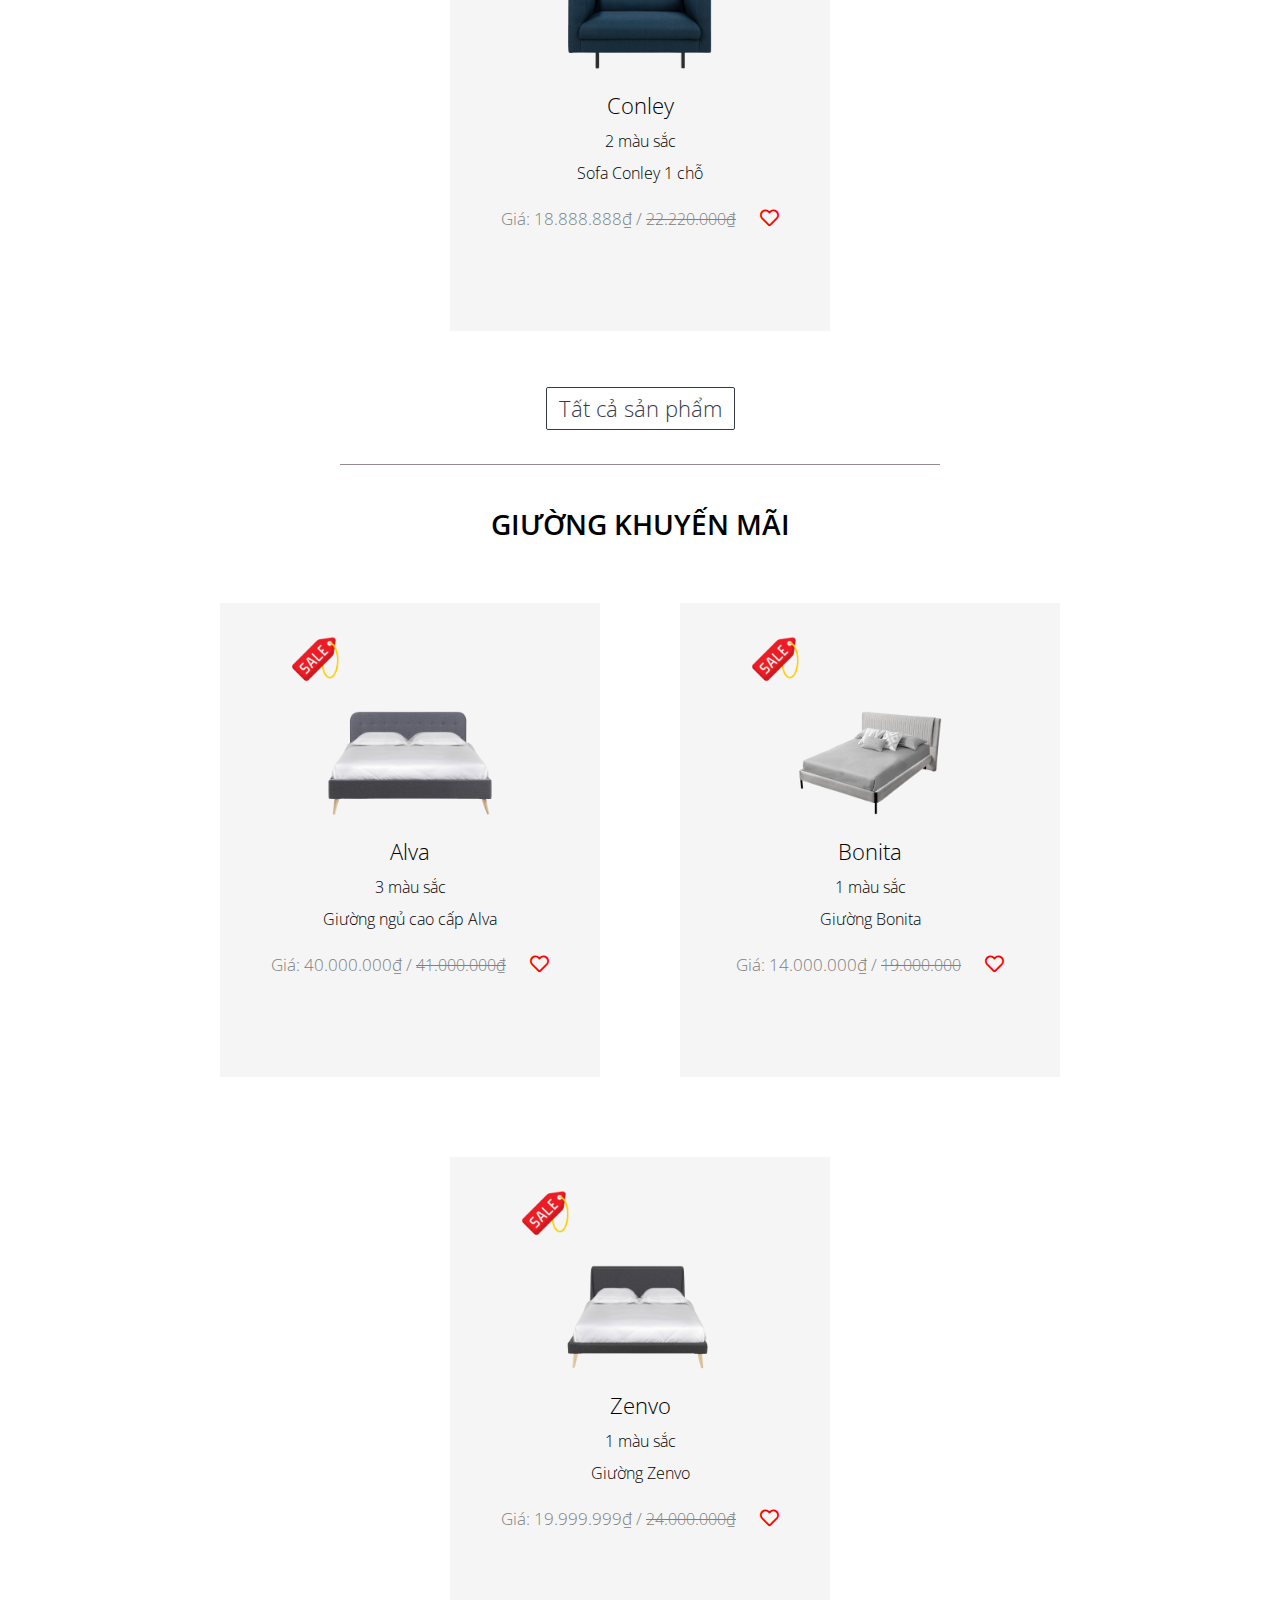
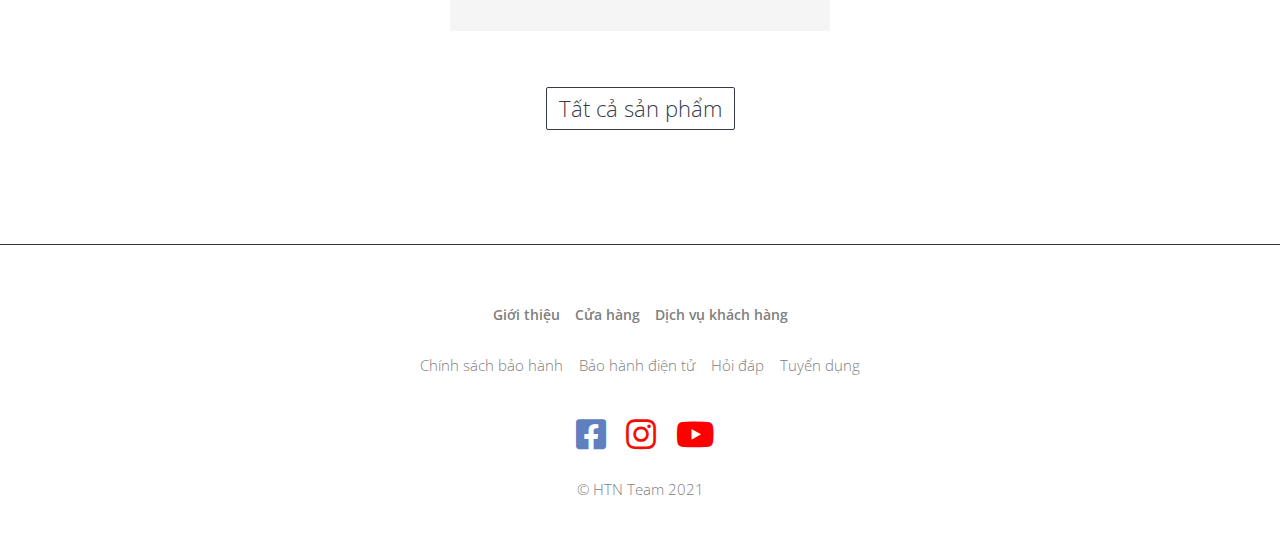
<file: promotion.html>
<!DOCTYPE html>
<html lang="en">
<head>
    <meta charset="UTF-8">
    <meta http-equiv="X-UA-Compatible" content="IE=edge">
    <meta name="viewport" content="width=device-width, initial-scale=1.0">
    <link rel="stylesheet" href="./css/base.css">
    <link rel="stylesheet" href="./css/style.css">
    <link rel="stylesheet" href="./css/promotion.css">
    <link href="https://fonts.googleapis.com/css2?family=Open+Sans:ital,wght@0,300;0,400;1,300&display=swap" rel="stylesheet">
    <link rel="stylesheet" href="https://cdnjs.cloudflare.com/ajax/libs/font-awesome/5.15.1/css/all.min.css" />
    <link rel="shorcut icon" type="image/png" href="./img/logo.jpg">
    <title>Khuyến mại</title>
</head>
<body>
    <div class="header__page">
        <div class="nav__logo">
            <a href="./index.html"><img src="./img/LOGO_TEAM_NEW.png" alt="Logo Team"></a>
        </div>
        <div class="nav__list-menu">
            <ul class="list-menu">
                <li class="hv-bot"><a href="./index.html">Trang Chủ</a></li>
                <li class="hv-bot">
                    <a href="#">Sản Phẩm</a>
                    <ul class="list-menu-drop">
                        <li>
                            <div>
                                <a href="./tabban.html">Bàn</a>
                            </div>
                        </li>
                        <li>
                            <div>
                                <a href="./tabghe.html">Ghế</a>
                            </div>
                        </li>
                        <li>
                            <div>
                                <a href="./tabsofa.html">SOFA</a>
                            </div>
                        </li>
                        <li>
                            <div>
                                <a href="./tabtu.html">Tủ</a>
                            </div>
                        </li>
                        <li>
                            <div>
                                <a href="./tabgiuong.html">Giường</a>
                            </div>
                        </li>
                        <li>
                            <div>
                                <a href="./tabdtt.html">Đồ trang trí</a>
                            </div>
                        </li>
                    </ul>
                    </li>
                    <li class="hv-bot"><a href="#">Catalogue</a></li>
                    <li class="hv-bot"><a href="./tabduan.html">Dự án</a></li>
                    <li class="hv-bot">
                        <a href="#" id="underline">Tin Tức</a>
                        <ul class="list-menu-drop">
                            <li>
                                <div>
                                    <a href="./news.html">Tin Tức</a>
                                </div>
                            </li>
                            <li>
                                <div>
                                    <a href="./living-space.html">Không Gian Sống</a>
                                </div>
                            </li>
                            <li>
                                <div>
                                    <a href="./promotion.html">Khuyến Mại</a>
                                </div>
                            </li>
                        </ul>
                    </li>
                <li class="hv-bot"><a href="./contact.html">Liên Hệ</a></li>
            </ul>
        <div class="list-icon">
            <div class="search-bar">
                <a href="#"><i class="fas fa-search"></i></a>
            </div>
            <a href="./account.html"><i class="far fa-user"></i></a>
            <a href="#"><i class="far fa-heart"></i></a>
            <a href="./cart.html" class="shopping-cart-a">
                <i class="fas fa-shopping-cart"></i>
                    <!-- <div class="square-up">
                        <i class="far fa-caret-square-up"></i>
                    </div> -->
                <div class="shopping-cart">
                    <p>Tổng:200.000VND</p>
                    <button onclick="location.href='./cart.html'" type="button">Xem giỏ hàng</button>
                </div>
            </a>
            <label for="check__hidden"></label>
            <li>
                <label for="check__hidden">
                    <i class="fas fa-bars menu-bar"></i>
                </label>
            </li>
        </div>
    </div>

    <input type="checkbox" name="" id="check__hidden">
    <div class="sidebar">
        <ul class="list-menu-mobile">
        <li><a href="./index.html">Trang Chủ</a></li>
        <li>
            <a href="#">Sản Phẩm</a>
            <label for="check_menu_nw" class="check_menu-drop"><i class="fas fa-chevron-down"></i></label>
                <input type="checkbox" id="check_menu_nw">
            <ul class="list-menu-drop-mobile">
                <li>
                    <div>
                        <a href="./news.html">Bàn</a>
                    </div>
                </li>
                <li>
                    <div>
                        <a href="./living-space.html">Ghê</a>
                    </div>
                </li>
                <li>
                    <div>
                        <a href="./promotion.html">Sofa</a>
                    </div>
                </li>
                <li>
                    <div>
                        <a href="./promotion.html">Tủ</a>
                    </div>
                </li>
                <li>
                    <div>
                        <a href="./promotion.html">Giường</a>
                    </div>
                </li>
                <li>
                    <div>
                        <a href="./promotion.html">Đồ tang trí</a>
                    </div>
                </li>
            </ul>
            </li>
            <li><a href="#">Catalogue</a></li>
            <li><a href="./tabduan.html">Dự án</a></li>
            <li>
                <a href="#">Tin Tức</a>
                <label for="check_menu" class="check_menu-drop"><i class="fas fa-chevron-down"></i></label>
                <input type="checkbox" id="check_menu">
                <ul class="list-menu-drop-mobile">
                    <li>
                        <div>
                            <a href="./news.html">Tin Tức</a>
                        </div>
                    </li>
                    <li>
                        <div>
                            <a href="./living-space.html">Không Gian Sống</a>
                        </div>
                    </li>
                    <li>
                        <div>
                            <a href="./promotion.html">Khuyến Mại</a>
                        </div>
                    </li>
                </ul>
            </li>
            <li><a href="./contact.html">Liên Hệ</a></li>
        </ul>
    </div>
</div>

<div class="slideshow-container">

    <div class="mySlides fade">
        <img src="./img/SLIDE_1.jpeg" style="width:100%">
        <div class="text"><span>GIẢM GIÁ 5% KHI MUA SOFA</span></div>
        <div class="mySLides__buy">
            <a href="./tabban.html">MUA NGAY</a>
        </div>
    </div>
        
    <div class="mySlides fade">
        <img src="./img/SLIDE_2.jpeg" style="width:100%">
        <div class="text"><span>GIẢM ĐẾN 20% KHI MUA THEO COMBO</span> </div>
        <div class="mySLides__buy">
            <a href="./tabban.html">MUA NGAY</a>
        </div>
    </div>
        
    <div class="mySlides fade">
        <img src="./img/SLIDE_3.jpeg" style="width:100%">
        <div class="text"><span>GIẢM 20% KHI MUA THEO BỘ</span></div>
        <div class="mySLides__buy">
            <a href="./tabban.html">MUA NGAY</a>
        </div>
    </div>
        
        <a class="prev" onclick="plusSlides(-1)">&#10094;</a>
        <a class="next" onclick="plusSlides(1)">&#10095;</a>
        
</div>
    <br>
        
    <div style="text-align:center">
        <span class="dot" onclick="currentSlide(1)"></span> 
        <span class="dot" onclick="currentSlide(2)"></span> 
        <span class="dot" onclick="currentSlide(3)"></span> 
    </div>

    <script src="./Javascript/main.js"></script>
    <!-- ---------------------------------------------------------------------- -->

    <!-- <div class="search-bar-pro">
        <div class="search-bar_nw">
            <span>Danh mục</span>
            <select name="" id="sort-product">
                <option value="">SOFA</option>
                <option value="">Bàn</option>
                <option value="">Ghế</option>
                <option value="">Giường</option>
            </select>
        </div>

        <div class="search-bar_nw">
            <span>SOFA</span>
            <select name="" id="sort-product">
                <option value="">SOFA đơn</option>
                <option value="">SOFA 2 chỗ</option>
                <option value="">SOFA 3 chỗ</option>
                <option value="">SOFA 4 chỗ</option>
            </select>
        </div>

        <div class="search-bar_nw">
            <span>Chất liệu</span>
            <select name="" id="sort-product">
                <option value="">Vải</option>
                <option value="">Da</option>
            </select>
        </div>

        <div class="search-bar_nw">
            <span>Màu sắc</span>
            <select name="Màu sắc" id="sort-product" title="Màu sắc">
                <option value="">Xanh</option>
                <option value="">Đỏ</option>
                <option value="">Nâu</option>
                <option value="">Xám</option>
                <option value="">Vàng</option>
            </select>
        </div>

        <div class="search-bar_nw search-bar__return">
            <div class="return">
                <i class="fas fa-undo-alt"></i>
                <p>Thiết lập lại</p>
            </div>
            
            <div class="search-bar-nw">
                <i class="fas fa-search"></i>
            </div>
        </div>
    </div> -->

    <div class="product-promotion">
        <h1>SOFA GIẢM GIÁ</h1>
            <div class="list-product-promotion">
                <div class="product-promotion-infor-1">
                    <div class="img">
                        <img src="./img/KhuyenMai/SOFA_SUNDERLAND.png" alt="Sản phẩm 01">
                    </div>
                    <div class="div-text">
                        <div class="tiltle-product">
                            <h3 class="tiltle">Sunderland</h3>
                            <p class="color">3 màu sắc</p>
                            <p class="infor">Sofa Sunderland 3 chỗ</p>
                        </div>
                        <div class="price">
                                <span>
                                    Giá: 20.000.000₫ / <del>21.000.000₫</del> 
                                </span>
                                <span class="like">
                                    <i class="far fa-heart"></i>
                                </span>
                        </div>
                    </div>
                    <div class="sale-off">
                        <img src="./img/ICON_SALE.png" alt="">
                    </div>
                    <div class="button-buy">
                        <a href="#">Xem thêm</a>
                    </div>     
                </div>

                <div class="product-promotion-infor-1">
                    <div class="img">
                        <img src="./img/KhuyenMai/SOFA_ALEXXSANDRA.png" alt="Sản phẩm 01">
                    </div>
                    <div class="div-text">
                        <div class="tiltle-product">
                            <h3 class="tiltle">Alexandra</h3>
                            <p class="color">1 màu sắc</p>
                            <p class="infor">Sofa Alexandra 3 chỗ</p>
                        </div>
                        <div class="price">
                                <span>
                                    Giá: 10.000.000₫ / <del>15.000.000</del>
                                </span>
                                <span class="like">
                                    <i class="far fa-heart"></i>
                                </span>
                        </div>
                    </div>
                    <div class="sale-off">
                        <img src="./img/ICON_SALE.png" alt="">
                    </div>
                    <div class="button-buy">
                        <a href="#">Xem thêm</a>
                    </div>     
                </div>

                <div class="product-promotion-infor-1">
                    <div class="img">
                        <img src="./img/KhuyenMai/SOFA_INGE.png" alt="Sản phẩm 01">
                    </div>
                    <div class="div-text">
                        <div class="tiltle-product">
                            <h3 class="tiltle">Inge</h3>
                            <p class="color">6 màu sắc</p>
                            <p class="infor">Sofa Inge 2.5 chỗ</p>
                        </div>
                        <div class="price">
                                <span>
                                    Giá: 20.000.000₫ / <del>45.000.000₫</del> 
                                </span>
                                <span class="like">
                                    <i class="far fa-heart"></i>
                                </span>
                        </div>
                    </div>
                    <div class="sale-off">
                        <img src="./img/ICON_SALE.png" alt="">
                    </div>
                    <div class="button-buy">
                        <a href="#">Xem thêm</a>
                    </div>     
                </div>

                <div class="product-promotion-infor-1">
                    <div class="img">
                        <img src="./img/KhuyenMai/SOFA_IDAHO.png" alt="Sản phẩm 01">
                    </div>
                    <div class="div-text">
                        <div class="tiltle-product">
                            <h3 class="tiltle">Idaho</h3>
                            <p class="color">3 màu sắc</p>
                            <p class="infor">Sofa Idaho 3 chỗ</p>
                        </div>
                        <div class="price">
                                <span>
                                    Giá: 12.000.000₫ / <del>22.000.000₫</del> 
                                </span>
                                <span class="like">
                                    <i class="far fa-heart"></i>
                                </span>
                        </div>
                    </div>
                    <div class="sale-off">
                        <img src="./img/ICON_SALE.png" alt="">
                    </div>
                    <div class="button-buy">
                        <a href="#">Xem thêm</a>
                    </div>     
                </div>

                <div class="product-promotion-infor-1">
                    <div class="img">
                        <img src="./img/KhuyenMai/SOFA_SAGA.png" alt="Sản phẩm 01">
                    </div>
                    <div class="div-text">
                        <div class="tiltle-product">
                            <h3 class="tiltle">Saga</h3>
                            <p class="color">1 màu sắc</p>
                            <p class="infor">Sofa Saga 1 chỗ</p>
                        </div>
                        <div class="price">
                                <span>
                                    Giá: 12.000.000₫ / <del>12.300.000</del>
                                </span>
                                <span class="like">
                                    <i class="far fa-heart"></i>
                                </span>
                        </div>
                    </div>
                    <div class="sale-off">
                        <img src="./img/ICON_SALE.png" alt="">
                    </div>
                    <div class="button-buy">
                        <a href="#">Xem thêm</a>
                    </div>     
                </div>

                <div class="product-promotion-infor-1">
                    <div class="img">
                        <img src="./img/KhuyenMai/SOFA_MONGOMERY.png" alt="Sản phẩm 01">
                    </div>
                    <div class="div-text">
                        <div class="tiltle-product">
                            <h3 class="tiltle">Môngmery</h3>
                            <p class="color">6 màu sắc</p>
                            <p class="infor">Sofa góc Mongomery</p>
                        </div>
                        <div class="price">
                                <span>
                                    Giá: 20.000.000₫ / <del>25.000.000₫</del> 
                                </span>
                                <span class="like">
                                    <i class="far fa-heart"></i>
                                </span>
                        </div>
                    </div>
                    <div class="sale-off">
                        <img src="./img/ICON_SALE.png" alt="">
                    </div>
                    <div class="button-buy">
                        <a href="#">Xem thêm</a>
                    </div>     
                </div>

                <div class="product-promotion-infor-1">
                    <div class="img">
                        <img src="./img/KhuyenMai/SOFA_PARIS.png" alt="Sản phẩm 01">
                    </div>
                    <div class="div-text">
                        <div class="tiltle-product">
                            <h3 class="tiltle">Paris</h3>
                            <p class="color">3 màu sắc</p>
                            <p class="infor">Sofa Paris</p>
                        </div>
                        <div class="price">
                                <span>
                                    Giá: 20.000.000₫ / <del>21.000.000₫</del> 
                                </span>
                                <span class="like">
                                    <i class="far fa-heart"></i>
                                </span>
                        </div>
                    </div>
                    <div class="sale-off">
                        <img src="./img/ICON_SALE.png" alt="">
                    </div>
                    <div class="button-buy">
                        <a href="#">Xem thêm</a>
                    </div>     
                </div>

                <div class="product-promotion-infor-1">
                    <div class="img">
                        <img src="./img/KhuyenMai/SOFA_ALINGTON.png" alt="Sản phẩm 01">
                    </div>
                    <div class="div-text">
                        <div class="tiltle-product">
                            <h3 class="tiltle">Alington</h3>
                            <p class="color">8 màu sắc</p>
                            <p class="infor">Sofa Alington 1 chỗ</p>
                        </div>
                        <div class="price">
                                <span>
                                    Giá: 9.999.999₫ / <del>19.000.000</del>
                                </span>
                                <span class="like">
                                    <i class="far fa-heart"></i>
                                </span>
                        </div>
                    </div>
                    <div class="sale-off">
                        <img src="./img/ICON_SALE.png" alt="">
                    </div>
                    <div class="button-buy">
                        <a href="#">Xem thêm</a>
                    </div>     
                </div>

                <div class="product-promotion-infor-1">
                    <div class="img">
                        <img src="./img/KhuyenMai/SOFA_CONLEY.png" alt="Sản phẩm 01">
                    </div>
                    <div class="div-text">
                        <div class="tiltle-product">
                            <h3 class="tiltle">Conley</h3>
                            <p class="color">2 màu sắc</p>
                            <p class="infor">Sofa Conley 1 chỗ</p>
                        </div>
                        <div class="price">
                                <span>
                                    Giá: 18.888.888₫ / <del>22.220.000₫</del> 
                                </span>
                                <span class="like">
                                    <i class="far fa-heart"></i>
                                </span>
                        </div>
                    </div>
                    <div class="sale-off">
                        <img src="./img/ICON_SALE.png" alt="">
                    </div>
                    <div class="button-buy">
                        <a href="#">Xem thêm</a>
                    </div>     
                </div>
            </div>

            <div class="all-product">
                <span><a href="./tabsofa.html">Tất cả sản phẩm</a></span>
            </div>

            <h1>GIƯỜNG KHUYẾN MÃI</h1>
            <div class="list-product-promotion">
                
                <div class="product-promotion-infor-1">
                    <div class="img">
                        <img src="./img/KhuyenMai/GIUONG_ALVA.png" alt="Sản phẩm 01">
                    </div>
                    <div class="div-text">
                        <div class="tiltle-product">
                            <h3 class="tiltle">Alva</h3>
                            <p class="color">3 màu sắc</p>
                            <p class="infor">Giường ngủ cao cấp Alva</p>
                        </div>
                        <div class="price">
                                <span>
                                    Giá: 40.000.000₫ / <del>41.000.000₫</del> 
                                </span>
                                <span class="like">
                                    <i class="far fa-heart"></i>
                                </span>
                        </div>
                    </div>
                    <div class="sale-off">
                        <img src="./img/ICON_SALE.png" alt="">
                    </div>
                    <div class="button-buy">
                        <a href="#">Xem thêm</a>
                    </div>     
                </div>

                <div class="product-promotion-infor-1">
                    <div class="img">
                        <img src="./img/KhuyenMai/GIUONG_BONITA.png" alt="Sản phẩm 01">
                    </div>
                    <div class="div-text">
                        <div class="tiltle-product">
                            <h3 class="tiltle">Bonita</h3>
                            <p class="color">1 màu sắc</p>
                            <p class="infor">Giường Bonita</p>
                        </div>
                        <div class="price">
                                <span>
                                    Giá: 14.000.000₫ / <del>19.000.000</del>
                                </span>
                                <span class="like">
                                    <i class="far fa-heart"></i>
                                </span>
                        </div>
                    </div>
                    <div class="sale-off">
                        <img src="./img/ICON_SALE.png" alt="">
                    </div>
                    <div class="button-buy">
                        <a href="#">Xem thêm</a>
                    </div>     
                </div>

                <div class="product-promotion-infor-1">
                    <div class="img">
                        <img src="./img/KhuyenMai/GIUONG_ZENVO.png" alt="Sản phẩm 01">
                    </div>
                    <div class="div-text">
                        <div class="tiltle-product">
                            <h3 class="tiltle">Zenvo</h3>
                            <p class="color">1 màu sắc</p>
                            <p class="infor">Giường Zenvo</p>
                        </div>
                        <div class="price">
                                <span>
                                    Giá: 19.999.999₫ / <del>24.000.000₫</del> 
                                </span>
                                <span class="like">
                                    <i class="far fa-heart"></i>
                                </span>
                        </div>
                    </div>
                    <div class="sale-off">
                        <img src="./img/ICON_SALE.png" alt="">
                    </div>
                    <div class="button-buy">
                        <a href="#">Xem thêm</a>
                    </div>     
                </div>
            </div>
            <div class="all-product">
                <span><a href="./tabgiuong.html">Tất cả sản phẩm</a></span>
            </div>
        </div>


<!-- ---------------------------------------------------------------------- -->
<div class="footer">
    <div class="row1">
        <a href="#">Giới thiệu</a>
        <a href="#">Cửa hàng</a>
        <a href="#">Dịch vụ khách hàng</a>
    </div>

    <div class="row2">
        <a href="#">Chính sách bảo hành</a>
        <a href="#">Bảo hành điện tử</a>
        <a href="#">Hỏi đáp</a>
        <a href="">Tuyển dụng</a>
    </div>

    <div class="social">
        <a href="https://www.facebook.com/" class="social-face"><i class="fab fa-facebook-square"></i></a>
        <a href="https://www.instagram.com/" class="social-insta"><i class="fab fa-instagram"></i></a>
        <a href="https://www.youtube.com/" class="social-youtube"><i class="fab fa-youtube"></i></a>
    </div>

    <div class="copyright">
        <span>© HTN Team 2021</span> 
    </div>

    <div class="div-backtop">
        <div class="backtop" id="backtop" onclick="goToTop()">
            <i class="fas fa-angle-up"></i>
        </div>
    </div>
</div>
</body>
</html>
</file>
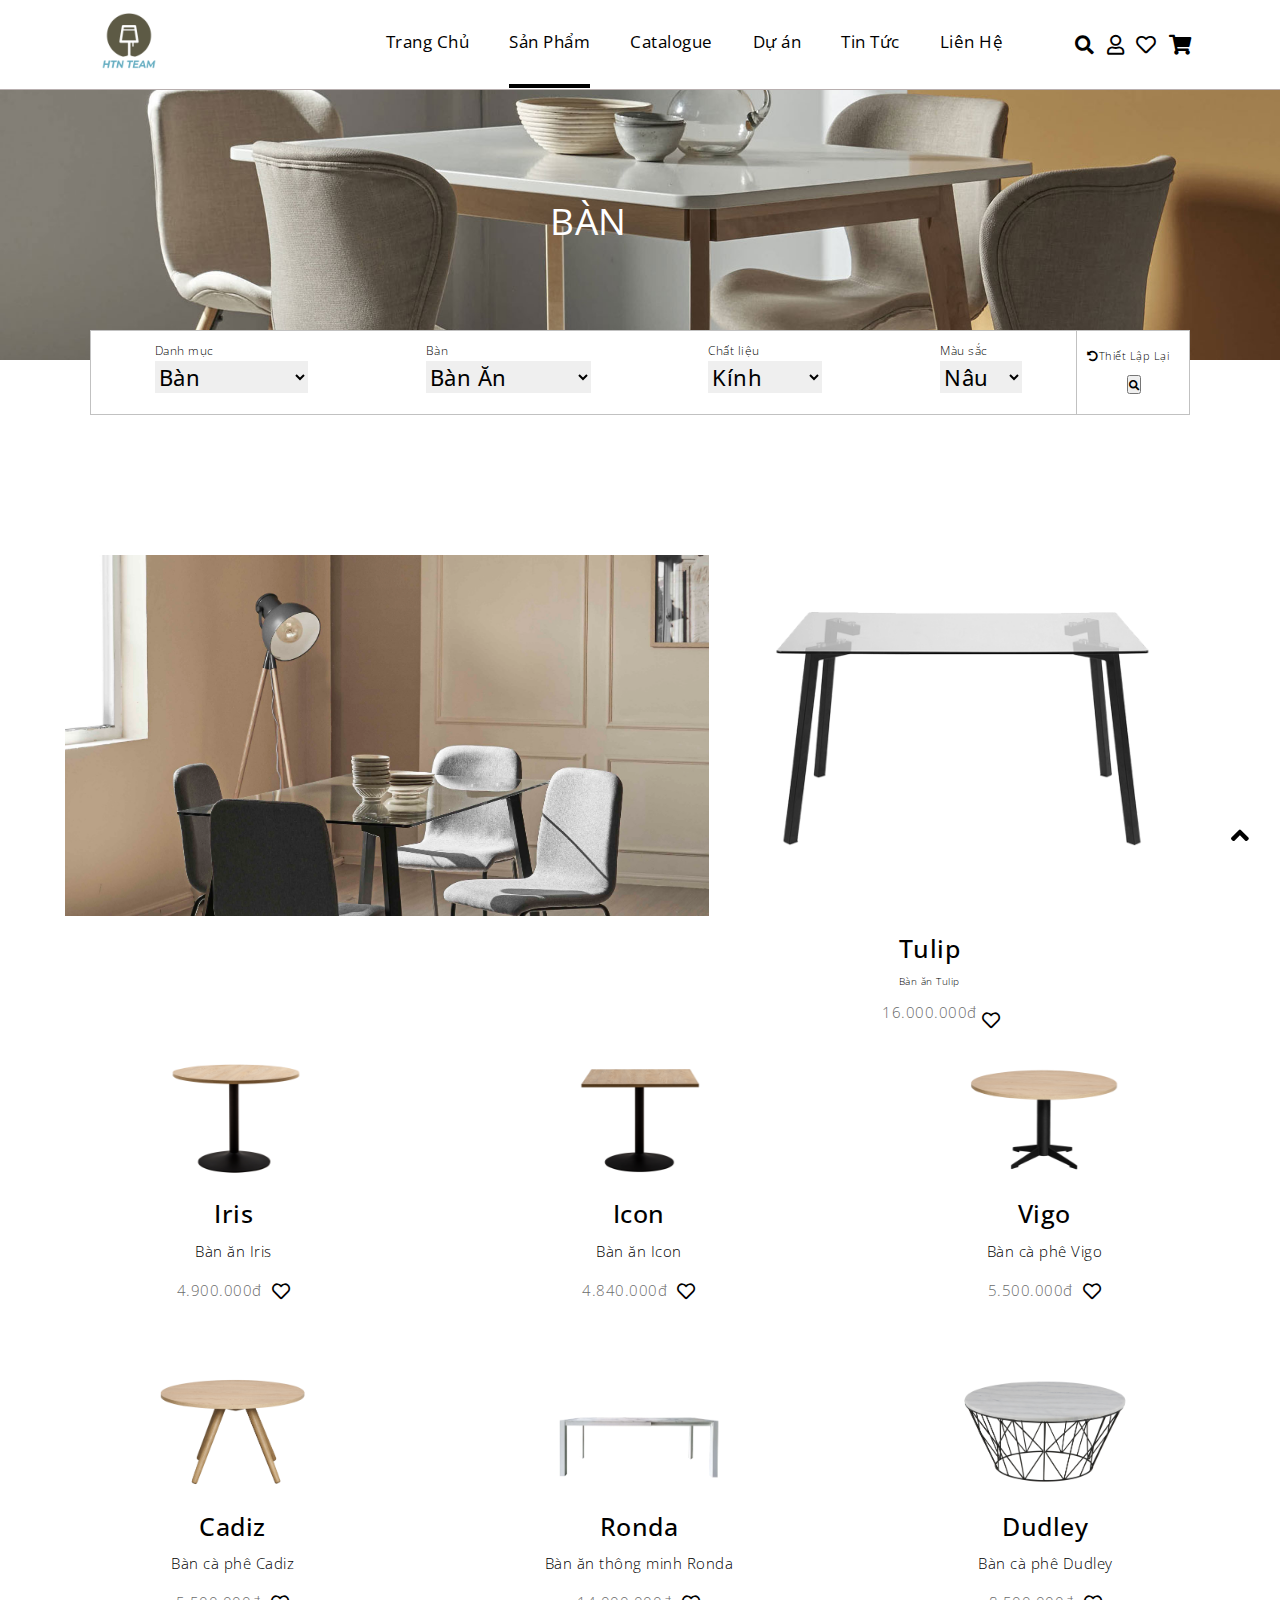
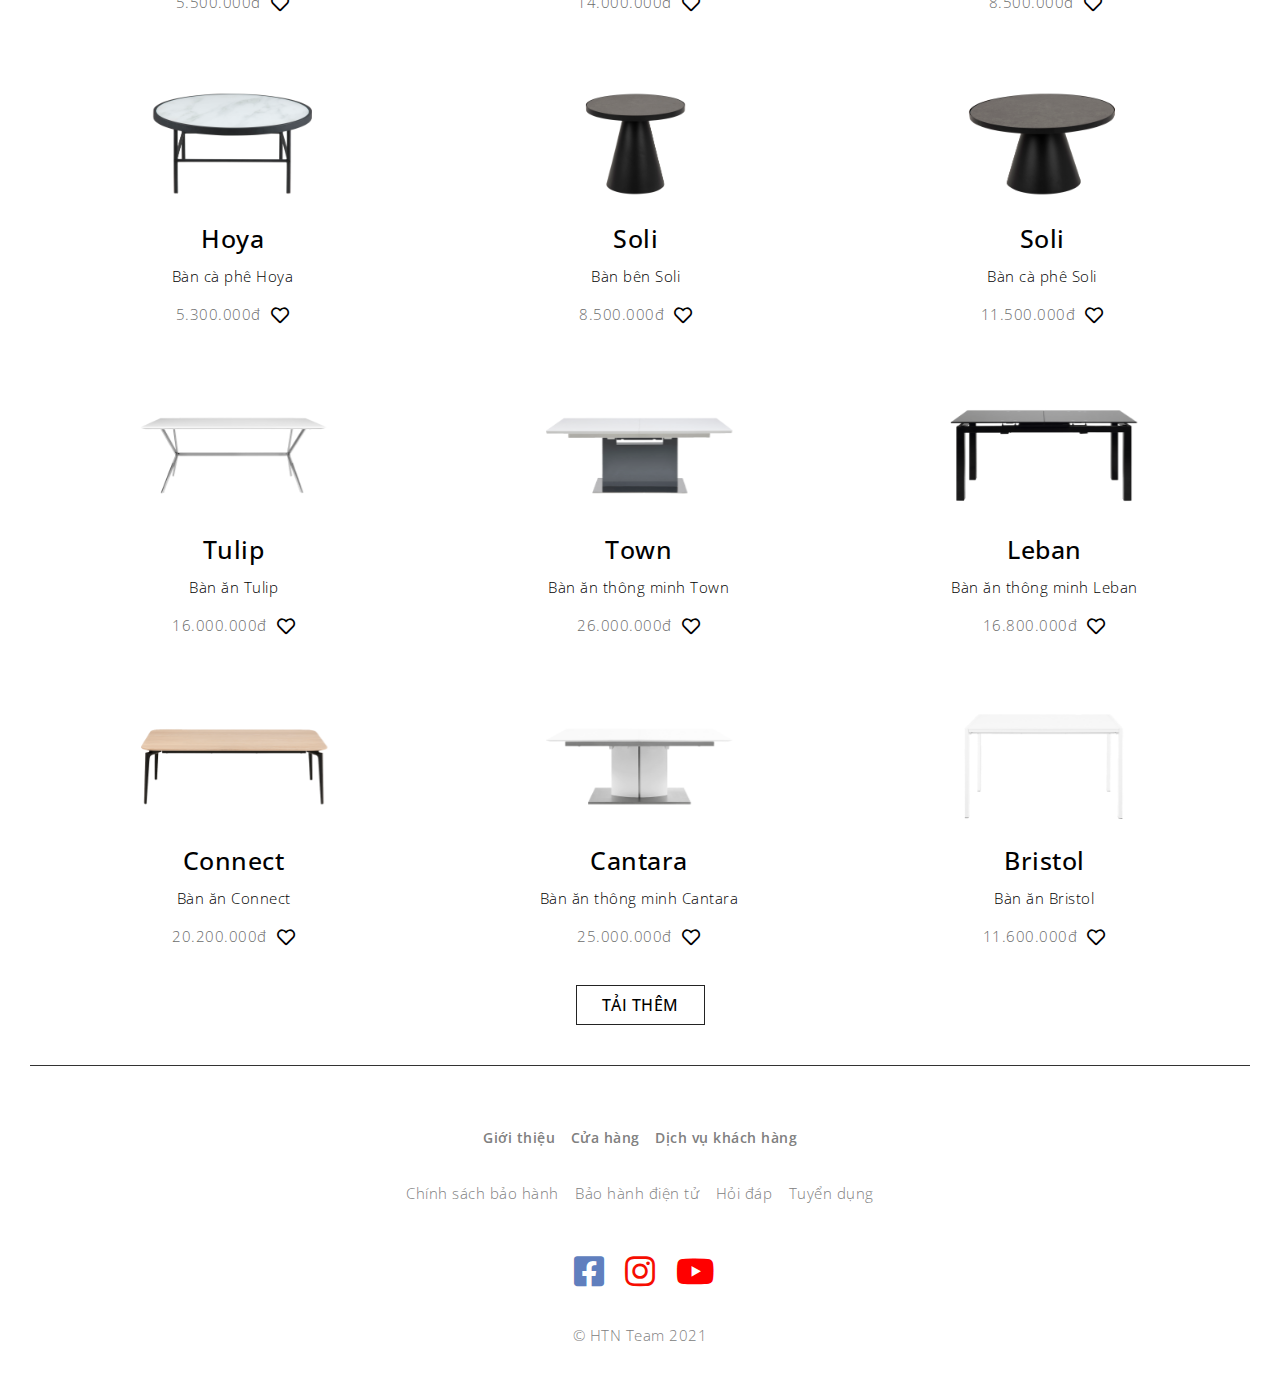
<file: tabban.html>
<!DOCTYPE html>
<html lang="en">
<head>
    <meta charset="UTF-8">
    <meta http-equiv="X-UA-Compatible" content="IE=edge">
    <meta name="viewport" content="width=device-width, initial-scale=1.0">
    <title>Bàn</title>
    <link rel="stylesheet" href="css/tabban.css">
    <link rel="stylesheet" href="./css/base.css">
    <link rel="stylesheet" href="https://cdnjs.cloudflare.com/ajax/libs/font-awesome/5.15.1/css/all.min.css">
    <link href="https://fonts.googleapis.com/css2?family=Open+Sans:ital,wght@0,300;0,400;1,300&display=swap" rel="stylesheet">
</head>
<body>
    <div class="header__page">
        <div class="nav__logo">
            <a href="./index.html"><img src="./img/LOGO_TEAM_NEW.png" alt="Logo Team"></a>
        </div>
        <div class="nav__list-menu">
            <ul class="list-menu">
                <li class="hv-bot"><a href="./index.html">Trang Chủ</a></li>
                <li class="hv-bot">
                    <a href="#" id="underline">Sản Phẩm</a>
                    <ul class="list-menu-drop">
                        <li>
                            <div>
                                <a href="./tabban.html">Bàn</a>
                            </div>
                        </li>
                        <li>
                            <div>
                                <a href="./tabghe.html">Ghế</a>
                            </div>
                        </li>
                        <li>
                            <div>
                                <a href="./tabsofa.html">SOFA</a>
                            </div>
                        </li>
                        <li>
                            <div>
                                <a href="./tabtu.html">Tủ</a>
                            </div>
                        </li>
                        <li>
                            <div>
                                <a href="./tabgiuong.html">Giường</a>
                            </div>
                        </li>
                        <li>
                            <div>
                                <a href="./tabdtt.html">Đồ trang trí</a>
                            </div>
                        </li>
                    </ul>
                    </li>
                    <li class="hv-bot"><a href="#">Catalogue</a></li>
                    <li class="hv-bot"><a href="./tabduan.html">Dự án</a></li>
                    <li class="hv-bot">
                        <a href="#">Tin Tức</a>
                        <ul class="list-menu-drop">
                            <li>
                                <div>
                                    <a href="./news.html">Tin Tức</a>
                                </div>
                            </li>
                            <li>
                                <div>
                                    <a href="./living-space.html">Không Gian Sống</a>
                                </div>
                            </li>
                            <li>
                                <div>
                                    <a href="./promotion.html">Khuyến Mại</a>
                                </div>
                            </li>
                        </ul>
                    </li>
                <li class="hv-bot"><a href="./contact.html">Liên Hệ</a></li>
            </ul>
        <div class="list-icon">
            <div class="search-bar">
                <a href="#"><i class="fas fa-search"></i></a>
            </div>
            <a href="./account.html"><i class="far fa-user"></i></a>
            <a href="#"><i class="far fa-heart"></i></a>
            <a href="./cart.html" class="shopping-cart-a">
                <i class="fas fa-shopping-cart"></i>
                    <!-- <div class="square-up">
                        <i class="far fa-caret-square-up"></i>
                    </div> -->
                <div class="shopping-cart">
                    <p>Tổng:200.000VND</p>
                    <button onclick="location.href='./cart.html'" type="button">Xem giỏ hàng</button>
                </div>
            </a>
            <label for="check__hidden"></label>
            <li>
              <label for="check__hidden">
                <i class="fas fa-bars menu-bar"></i>
              </label>
            </li>
        </div>
    </div>
    
    <input type="checkbox" name="" id="check__hidden">
        <div class="sidebar">
            <ul class="list-menu-mobile">
            <li><a href="./index.html">Trang Chủ</a></li>
            <li>
                <a href="#">Sản Phẩm</a>
                <label for="check_menu_nw" class="check_menu-drop"><i class="fas fa-chevron-down"></i></label>
                    <input type="checkbox" id="check_menu_nw">
                <ul class="list-menu-drop-mobile">
                    <li>
                        <div>
                            <a href="./news.html">Bàn</a>
                        </div>
                    </li>
                    <li>
                        <div>
                            <a href="./living-space.html">Ghê</a>
                        </div>
                    </li>
                    <li>
                        <div>
                            <a href="./promotion.html">Sofa</a>
                        </div>
                    </li>
                    <li>
                        <div>
                            <a href="./promotion.html">Tủ</a>
                        </div>
                    </li>
                    <li>
                        <div>
                            <a href="./promotion.html">Giường</a>
                        </div>
                    </li>
                    <li>
                        <div>
                            <a href="./promotion.html">Đồ tang trí</a>
                        </div>
                    </li>
                </ul>
                </li>
                <li><a href="#">Catalogue</a></li>
                <li><a href="./tabduan.html">Dự án</a></li>
                <li>
                    <a href="#">Tin Tức</a>
                    <label for="check_menu" class="check_menu-drop"><i class="fas fa-chevron-down"></i></label>
                    <input type="checkbox" id="check_menu">
                    <ul class="list-menu-drop-mobile">
                        <li>
                            <div>
                                <a href="./news.html">Tin Tức</a>
                            </div>
                        </li>
                        <li>
                            <div>
                                <a href="./living-space.html">Không Gian Sống</a>
                            </div>
                        </li>
                        <li>
                            <div>
                                <a href="./promotion.html">Khuyến Mại</a>
                            </div>
                        </li>
                    </ul>
                </li>
                <li><a href="./contact.html">Liên Hệ</a></li>
            </ul>
        </div>
    </div>
    <div class="banner">
        <div class="div-text">
            <h1>bàn</h1>
        </div>
    </div>
    <div class="filter" >
        <div class="menu-filter">
            <div> Danh mục </div>
            <select class="drop-op">                                    
                <option value=""> Bàn </option>
                <option value="" > Sofa </option>
                <option value="">Ghế</option>
                <option value="">Giường</option>
                <option value="">Tủ</option>
                <option value="">Đồ Trang Trí</option>
                <option value="">Sale Off</option>
                <option value="">Outlet</option>
            </select>
        </div>
         <div class="menu-filter">
            <div> Bàn</div>
            <select class="drop-op">                                    
                <option value=""> Bàn Ăn </option>
                <option value=""> Bàn Cà Phê </option>
                <option value=""> Bàn Bên</option>
                <option value="">Bàn Làm Việc</option>
            </select>

        </div>
         <div class="menu-filter">
            <div> Chất liệu</div>
            <select class="drop-op">                                    
                <option value=""> Kính  </option>
                <option value=""> Đá </option>
                <option value="">Kim Loại</option>
                <option value="">Gỗ</option>
            </select>
        </div>
        <div class="menu-filter">
            <div> Màu sắc</div>
            <select class="drop-op">                                    
                <option value=""> Nâu </option>
                <option value=""> Trắng </option>
                <option value="">Đen</option>
                <option value="">Xám</option>
                <option value="">Gỗ</option>
                <option value="">Khác</option>
            </select>
        </div>
        <div class="menu-filter2">
            <div class="icon-reload">
                    <a href="#"><i class="fas fa-undo-alt"></i></a>
                <div> Thiết Lập Lại </div>
            </div>
            <div class="icon-tim">
                <button><a href="#"><i class="fas fa-search"></i></a></button>
            </div>
            
        </div>
    </div>
    <div class="main">
        <!-- <section class="picmota">
            <a href="#"><img src="img/tabban/asama.jpg" alt=""></a>
        </section> -->
            <div class="head1">
                <div class="container">
                    <div class="img1">
                        <img src="img/tabban/asama.jpg" alt="" srcset="">
                    </div>
                    <div class="img2">
                        <img src="img/tabban/banAsamahead.png" alt="" srcset="">
                    </div>
                </div>
            <table>
                <!-- <tr>                    
                    <td class="pichead"></td>
                    <td class="picmota"></td>
                </tr> -->
                <tr>
                    <td>
                        <p class="nameban">Tulip</p>
                        <p class="title">Bàn ăn Tulip</p>
                        <p class="price">16.000.000đ</p>
                        <div class="main-icon1">
                            <a href="#"><i class="far fa-heart"></i></a>
                        </div>
                    </td>
                </tr>
            </table>
            </div>
            <div class="list-ban1">
            </div>
            <div class="list-ban1">
                <table class="item">
                    <tr>
                        <td><img src="img/tabban/anhban1.png" alt="" srcset=""></td>
                        <td><img src="img/tabban/anhban2.png" alt="" srcset=""></td>
                        <td><img src="img/tabban/anhban3.png" alt="" srcset=""><td>
                    </tr>
                    <tr>
                        <td>
                            <p class="nameban">Iris</p>
                            <p class="title">Bàn ăn Iris</p>
                            <div class="main-icon">
                                <p class="price">4.900.000đ </p>
                                <a href="#"><i class="far fa-heart"></i></a>
                            </div>
                        </td>
                        <td>
                            <p class="nameban" >Icon</p>
                            <p class="title">Bàn ăn Icon</p>
                            <div class="main-icon">
                                <p class="price">4.840.000đ</p>
                                <a href="#"><i class="far fa-heart"></i></a>
                            </div>
                        </td>
                        <td>
                            <p class="nameban">Vigo</p>
                            <p class="title">Bàn cà phê Vigo</p>
                            <div class="main-icon">
                                <p class="price">5.500.000đ</p>
                                <a href="#"><i class="far fa-heart"></i></a>
                            </div>
                        </td>
                    </tr>
                </table>
            </div>
            <div class="list-ban1">
                <table class="item">
                    <tr>
                        <td><img src="img/tabban/anhban4.png" alt="" srcset=""></td>
                        <td><img src="img/tabban/anhban5.png" alt="" srcset=""></td>
                        <td><img src="img/tabban/anhban6.png" alt="" srcset=""><td>
                    </tr>
                    <tr>
                        <td>
                            <p class="nameban">Cadiz</p>
                            <p class="title">Bàn cà phê Cadiz</p>
                            <div class="main-icon">
                                <p class="price">5.500.000đ</p>
                                <a href="#"><i class="far fa-heart"></i></a>
                            </div>
                        </td>
                        <td>
                            <p class="nameban" >Ronda</p>
                            <p class="title">Bàn ăn thông minh Ronda</p>
                            <div class="main-icon">
                                <p class="price">14.000.000đ</p>
                                <a href="#"><i class="far fa-heart"></i></a>
                            </div>
                        </td>
                        <td>
                            <p class="nameban">Dudley</p>
                            <p class="title">Bàn cà phê Dudley</p>
                            <div class="main-icon">
                                <p class="price">8.500.000đ</p>
                                <a href="#"><i class="far fa-heart"></i></a>
                            </div>
                        </td>
                    </tr>
                </table>
            </div>
            <div class="list-ban1">
                <table class="item">
                    <tr>
                        <td><img src="img/tabban/anhban7.png" alt="" srcset=""></td>
                        <td><img src="img/tabban/anhban8.png" alt="" srcset=""></td>
                        <td><img src="img/tabban/anhban9.png" alt="" srcset=""><td>
                    </tr>
                    <tr>
                        <td>
                            <p class="nameban">Hoya</p>
                            <p class="title">Bàn cà phê Hoya</p>
                            <div class="main-icon">
                                <p class="price">5.300.000đ</p>
                                <a href="#"><i class="far fa-heart"></i></a>
                            </div>
                        </td>
                        <td>
                            <p class="nameban" >Soli</p>
                            <p class="title">Bàn bên Soli </p>
                            <div class="main-icon">
                                <p class="price">8.500.000đ</p>
                                <a href="#"><i class="far fa-heart"></i></a>
                            </div>
                        </td>
                        <td>
                            <p class="nameban">Soli</p>
                            <p class="title">Bàn cà phê Soli</p>
                            <div class="main-icon">
                                <p class="price">11.500.000đ</p>
                                <a href="#"><i class="far fa-heart"></i></a>
                            </div>
                        </td>
                    </tr>
                </table>
            </div>
            <div class="list-ban1">
                <table class="item">
                    <tr>
                        <td><img src="img/tabban/anhban10.png" alt="" srcset=""></td>
                        <td><img src="img/tabban/anhban11.png" alt="" srcset=""></td>
                        <td><img src="img/tabban/anhban12.png" alt="" srcset=""><td>
                    </tr>
                    <tr>
                        <td>
                            <p class="nameban">Tulip</p>
                            <p class="title">Bàn ăn Tulip</p>
                            <div class="main-icon">
                                <p class="price">16.000.000đ</p>
                                <a href="#"><i class="far fa-heart"></i></a>
                            </div>
                        </td>
                        <td>
                            <p class="nameban" >Town</p>
                            <p class="title">Bàn ăn thông minh Town</p>
                            <div class="main-icon">
                                <p class="price"> 26.000.000đ</p>
                                <a href="#"><i class="far fa-heart"></i></a>
                            </div>
                        </td>
                        <td>
                            <p class="nameban">Leban</p>
                            <p class="title">Bàn ăn thông minh Leban</p>
                            <div class="main-icon">
                                <p class="price">16.800.000đ</p>
                                <a href="#"><i class="far fa-heart"></i></a>
                            </div>
                        </td>
                    </tr>
                </table>
            </div>
            <div class="list-ban1">
                <table class="item">
                    <tr>   
                        <td><img src="img/tabban/anhban13.png" alt="" srcset=""></td>
                        <td><img src="img/tabban/anhban14.png" alt="" srcset=""></td>
                        <td><img src="img/tabban/anhban15.png" alt="" srcset=""><td>
                    </tr>
                    <tr>
                        <td>
                            <p class="nameban">Connect</p>
                            <p class="title">Bàn ăn Connect</p>
                            <div class="main-icon">
                                <p class="price">20.200.000đ</p>
                                <a href="#"><i class="far fa-heart"></i></a>
                            </div>
                            
                        </td>
                        <td>
                            <p class="nameban" >Cantara</p>
                            <p class="title">Bàn ăn thông minh Cantara</p>
                            <div class="main-icon">
                                <p class="price"> 25.000.000đ</p>
                                <a href="#"><i class="far fa-heart"></i></a>
                            </div>
                        </td>
                        <td>
                            <p class="nameban">Bristol</p>
                            <p class="title">Bàn ăn Bristol</p>
                            <div class="main-icon">
                                <p class="price">11.600.000đ</p>
                                <a href="#"><i class="far fa-heart"></i></a>
                            </div>
                        </td>
                    </tr>
                </table>

            <div class="text-center">
                <a href="#" class="btn">TẢI THÊM</a>
            </div>
     </div>
     <div class="footer">
        <div class="row1">
            <a href="#">Giới thiệu</a>
            <a href="#">Cửa hàng</a>
            <a href="#">Dịch vụ khách hàng</a>
        </div>

        <div class="row2">
            <a href="#">Chính sách bảo hành</a>
            <a href="#">Bảo hành điện tử</a>
            <a href="#">Hỏi đáp</a>
            <a href="">Tuyển dụng</a>
        </div>

        <div class="social">
            <a href="https://www.facebook.com/" class="social-face"><i class="fab fa-facebook-square"></i></a>
            <a href="https://www.instagram.com/" class="social-insta"><i class="fab fa-instagram"></i></a>
            <a href="https://www.youtube.com/" class="social-youtube"><i class="fab fa-youtube"></i></a>
        </div>

        <div class="copyright">
            <span>© HTN Team 2021</span> 
        </div>

        <div class="div-backtop">
          <div class="backtop" id="backtop" onclick="goToTop()">
            <i class="fas fa-angle-up"></i>
          </div>
        </div>
      </div>
</body>
</html>
</file>
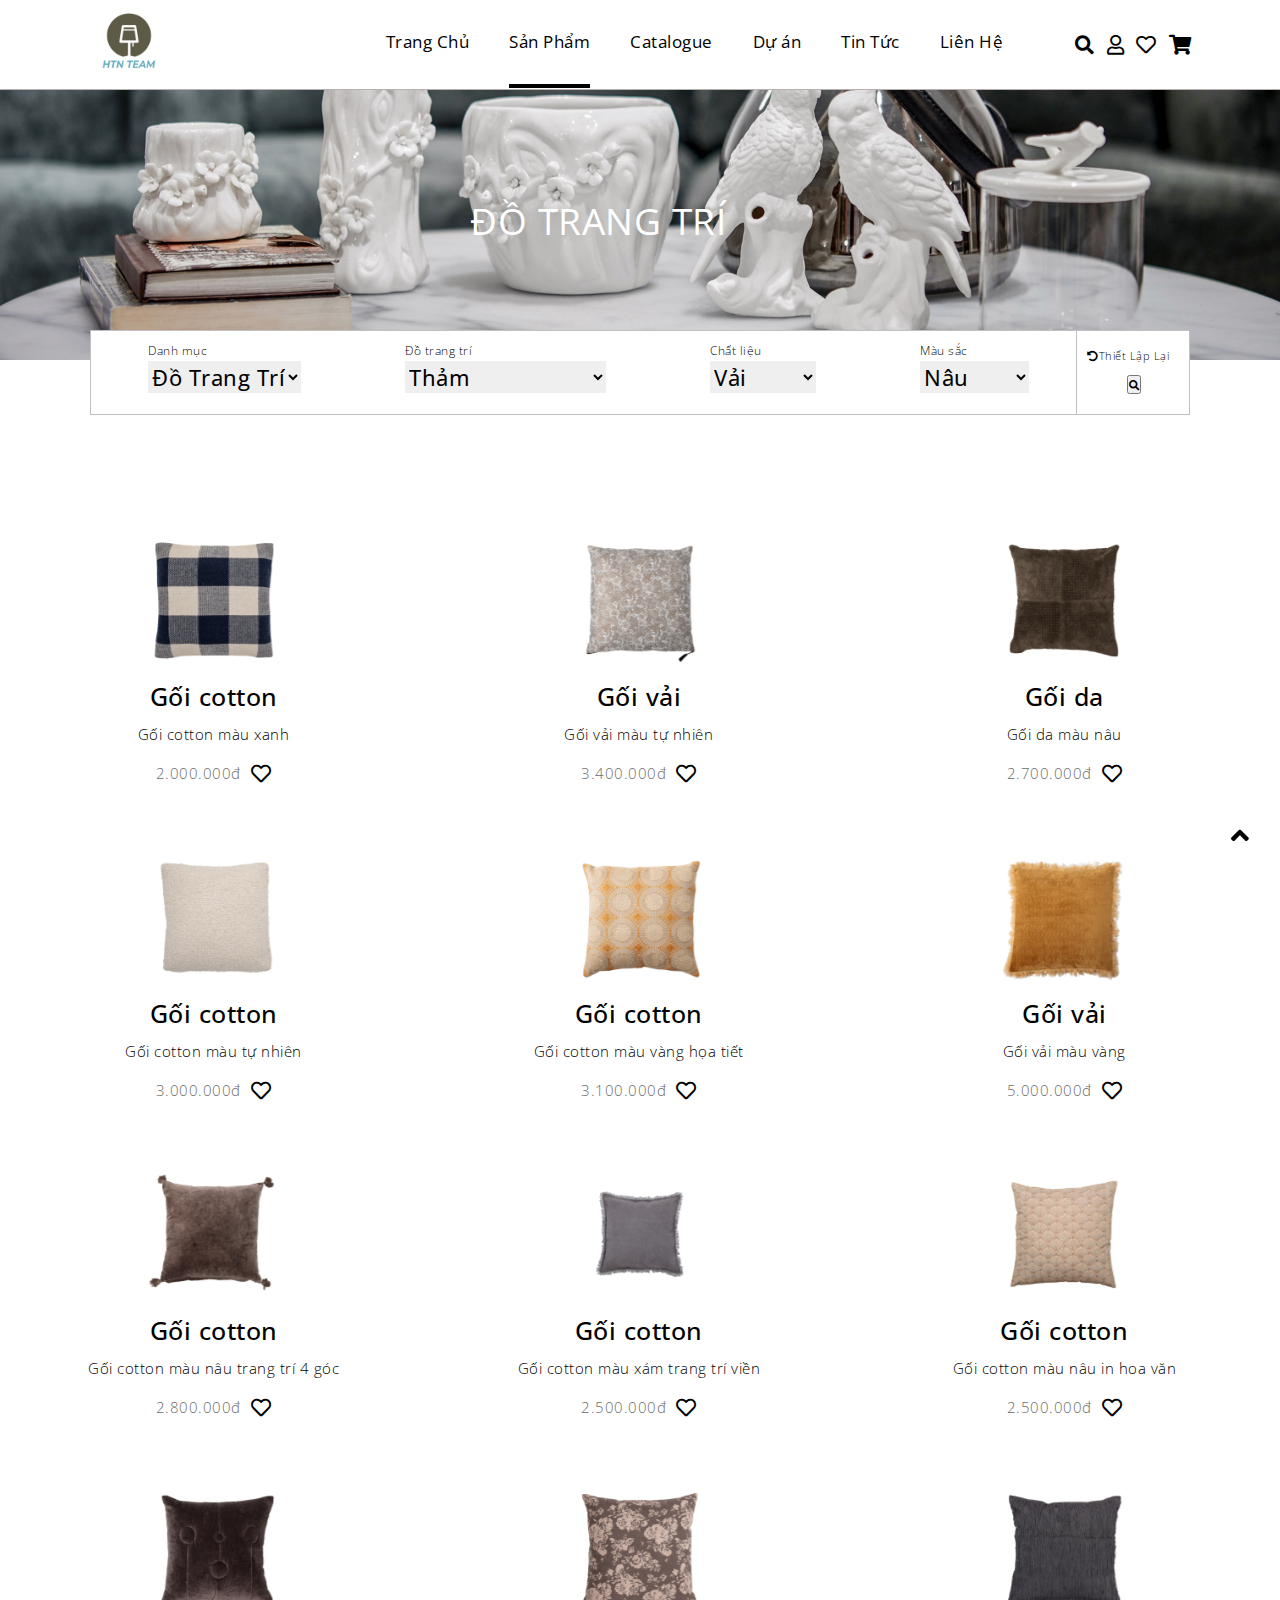
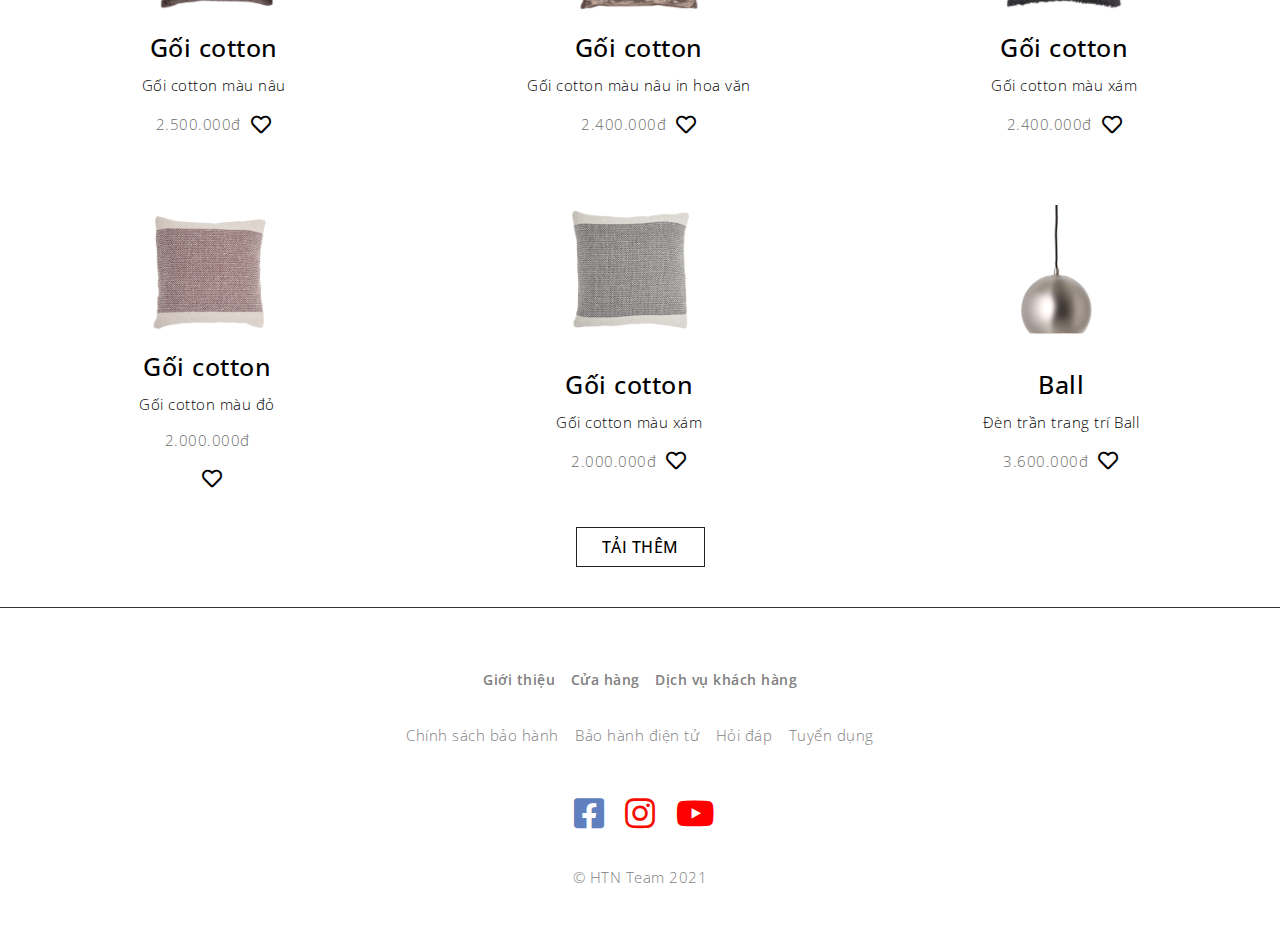
<file: tabdtt.html>
<!DOCTYPE html>
<html lang="en">
<head>
    <meta charset="UTF-8">
    <meta http-equiv="X-UA-Compatible" content="IE=edge">
    <meta name="viewport" content="width=device-width, initial-scale=1.0">
    <title>Đồ trang trí</title>
    <link rel="stylesheet" href="./css/tabdtt.css">
    <link rel="stylesheet" href="./css/base.css">
    <link rel="stylesheet" href="./css/style.css">
    <link rel="stylesheet" href="https://cdnjs.cloudflare.com/ajax/libs/font-awesome/5.15.1/css/all.min.css">
    <link href="https://fonts.googleapis.com/css2?family=Open+Sans:ital,wght@0,300;0,400;1,300&display=swap" rel="stylesheet">
</head>
<body>
    <div class="header__page">
        <div class="nav__logo">
            <a href="./index.html"><img src="./img/LOGO_TEAM_NEW.png" alt="Logo Team"></a>
        </div>
        <div class="nav__list-menu">
            <ul class="list-menu">
                <li class="hv-bot"><a href="./index.html">Trang Chủ</a></li>
                <li class="hv-bot">
                    <a href="#" id="underline">Sản Phẩm</a>
                    <ul class="list-menu-drop">
                        <li>
                            <div>
                                <a href="./tabban.html">Bàn</a>
                            </div>
                        </li>
                        <li>
                            <div>
                                <a href="./tabghe.html">Ghế</a>
                            </div>
                        </li>
                        <li>
                            <div>
                                <a href="./tabsofa.html">SOFA</a>
                            </div>
                        </li>
                        <li>
                            <div>
                                <a href="./tabtu.html">Tủ</a>
                            </div>
                        </li>
                        <li>
                            <div>
                                <a href="./tabgiuong.html">Giường</a>
                            </div>
                        </li>
                        <li>
                            <div>
                                <a href="./tabdtt.html">Đồ trang trí</a>
                            </div>
                        </li>
                    </ul>
                    </li>
                    <li class="hv-bot"><a href="#">Catalogue</a></li>
                    <li class="hv-bot"><a href="./tabduan.html">Dự án</a></li>
                    <li class="hv-bot">
                        <a href="#">Tin Tức</a>
                        <ul class="list-menu-drop">
                            <li>
                                <div>
                                    <a href="./news.html">Tin Tức</a>
                                </div>
                            </li>
                            <li>
                                <div>
                                    <a href="./living-space.html">Không Gian Sống</a>
                                </div>
                            </li>
                            <li>
                                <div>
                                    <a href="./promotion.html">Khuyến Mại</a>
                                </div>
                            </li>
                        </ul>
                    </li>
                <li class="hv-bot"><a href="./contact.html">Liên Hệ</a></li>
            </ul>
        <div class="list-icon">
            <div class="search-bar">
                <a href="#"><i class="fas fa-search"></i></a>
            </div>
            <a href="./account.html"><i class="far fa-user"></i></a>
            <a href="#"><i class="far fa-heart"></i></a>
            <a href="./cart.html" class="shopping-cart-a">
                <i class="fas fa-shopping-cart"></i>
                    <!-- <div class="square-up">
                        <i class="far fa-caret-square-up"></i>
                    </div> -->
                <div class="shopping-cart">
                    <p>Tổng:200.000VND</p>
                    <button onclick="location.href='./cart.html'" type="button">Xem giỏ hàng</button>
                </div>
            </a>
            <label for="check__hidden"></label>
            <li>
              <label for="check__hidden">
                <i class="fas fa-bars menu-bar"></i>
              </label>
            </li>
        </div>
    </div>

    <input type="checkbox" name="" id="check__hidden">
    <div class="sidebar">
        <ul class="list-menu-mobile">
        <li><a href="./index.html">Trang Chủ</a></li>
        <li>
            <a href="#">Sản Phẩm</a>
            <label for="check_menu_nw" class="check_menu-drop"><i class="fas fa-chevron-down"></i></label>
                <input type="checkbox" id="check_menu_nw">
            <ul class="list-menu-drop-mobile">
                <li>
                    <div>
                        <a href="./news.html">Bàn</a>
                    </div>
                </li>
                <li>
                    <div>
                        <a href="./living-space.html">Ghê</a>
                    </div>
                </li>
                <li>
                    <div>
                        <a href="./promotion.html">Sofa</a>
                    </div>
                </li>
                <li>
                    <div>
                        <a href="./promotion.html">Tủ</a>
                    </div>
                </li>
                <li>
                    <div>
                        <a href="./promotion.html">Giường</a>
                    </div>
                </li>
                <li>
                    <div>
                        <a href="./promotion.html">Đồ tang trí</a>
                    </div>
                </li>
            </ul>
            </li>
            <li><a href="#">Catalogue</a></li>
            <li><a href="./tabduan.html">Dự án</a></li>
            <li>
                <a href="#">Tin Tức</a>
                <label for="check_menu" class="check_menu-drop"><i class="fas fa-chevron-down"></i></label>
                <input type="checkbox" id="check_menu">
                <ul class="list-menu-drop-mobile">
                    <li>
                        <div>
                            <a href="./news.html">Tin Tức</a>
                        </div>
                    </li>
                    <li>
                        <div>
                            <a href="./living-space.html">Không Gian Sống</a>
                        </div>
                    </li>
                    <li>
                        <div>
                            <a href="./promotion.html">Khuyến Mại</a>
                        </div>
                    </li>
                </ul>
            </li>
            <li><a href="./contact.html">Liên Hệ</a></li>
        </ul>
    </div>
</div>
    
<div class="banner">
    <div class="div-text">
        <h1>Đồ trang Trí</h1>
    </div>
</div>
<div class="filter" >
    <div class="menu-filter">
        <div> Danh mục </div>
        <select class="drop-op">                                    
            <option value=""> Đồ Trang Trí </option>
            <option value="" > Bàn </option>
            <option value="">Ghế</option>
            <option value="">Giường</option>
            <option value="">Tủ</option>
            <option value="">Sofa</option>
            <option value="">Sale Off</option>
            <option value="">Outlet</option>
        </select>
    </div>
     <div class="menu-filter">
        <div>Đồ trang trí</div>
        <select class="drop-op">                                    
            <option value=""> Thảm </option>
            <option value="">Đèn trang trí</option>
            <option value="">Tranh</option>
            <option value="">Gương</option>
            <option value="">Gối & Khăn</option>
            <option value="">Nến & Chân Nến</option>
            <option value="">Khác</option>
        </select>

    </div>
     <div class="menu-filter">
        <div> Chất liệu</div>
        <select class="drop-op">                                    
            <option value=""> Vải  </option>
            <option value=""> Len</option>
            <option value="">Da</option>
            <option value="">Linen</option>
            <option value="">Gỗ</option>
            <option value="">Gốm</option>
            <option value="">Paraffin</option>
            <option value="">Khác</option>
        </select>
    </div>
    <div class="menu-filter">
        <div> Màu sắc</div>
        <select class="drop-op">                                    
            <option value=""> Nâu </option>
            <option value=""> Trắng </option>
            <option value="">Đen</option>
            <option value="">Xám</option>
            <option value="">Kem</option>
            <option value="">Đỏ </option>
            <option value="">Xanh Lá</option>
            <option value="">Họa Tiết</option>
            <option value="">Khác</option>
        </select>
    </div>
    <div class="menu-filter2">
        <div class="icon-reload">
                <a href="#"><i class="fas fa-undo-alt"></i></a>
            <div> Thiết Lập Lại </div>
        </div>
        <div class="icon-tim">
            <button><a href="#"><i class="fas fa-search"></i></a></button>
        </div>
        
    </div>
</div>
<div class="main">
        <div class="list-sofa1">
            <table class="item">
                <tr>
                    <td><img src="img/tabdotrangtri/anhgoi1.png" alt="" srcset=""></td>
                    <td><img src="img/tabdotrangtri/anhgoi2.png" alt="" srcset=""></td>
                    <td><img src="img/tabdotrangtri/anhgoi3.png" alt="" srcset=""><td>
                </tr>
                <tr>
                    <td>
                        <p class="namesf">Gối cotton </p>
                        <p class="title">Gối cotton màu xanh</p> 
                        <div class="main-icon">
                            <p class="price">2.000.000đ </p>
                            <a href="#"><i class="far fa-heart"></i></a>
                            
                        </div>
                    </td>
                    <td>
                        <p class="namesf" >Gối vải</p>
                        <p class="title">Gối vải màu tự nhiên</p>
                        
                        <div class="main-icon">
                            <p class="price">3.400.000đ</p>
                            <a href="#"><i class="far fa-heart"></i></a>
                        </div>
                    </td>
                    <td>
                        <p class="namesf">Gối da</p>
                        <p class="title">Gối da màu nâu</p>
                        
                        <div class="main-icon">
                            <p class="price">2.700.000đ</p>
                            <a href="#"><i class="far fa-heart"></i></a>
                        </div>
                    </td>
                </tr>
            </table>
        </div>
        <div class="list-sofa1">
            <table class="item">
                <tr>
                    <td><img src="img/tabdotrangtri/anhgoi4.png" alt="" srcset=""></td>
                    <td><img src="img/tabdotrangtri/anhgoi5.png" alt="" srcset=""></td>
                    <td><img src="img/tabdotrangtri/anhgoi6.png" alt="" srcset=""><td>
                </tr>
                <tr>
                    <td>
                        <p class="namesf">Gối cotton</p>
                        <p class="title">Gối cotton màu tự nhiên</p>
                        
                        <div class="main-icon">
                            <p class="price">3.000.000đ</p>
                            <a href="#"><i class="far fa-heart"></i></a>
                        </div>
                    </td>
                    <td>
                        <p class="namesf" >Gối cotton</p>
                        <p class="title">Gối cotton màu vàng họa tiết</p>
                        
                        <div class="main-icon">
                            <p class="price">3.100.000đ</p>
                            <a href="#"><i class="far fa-heart"></i></a>
                        </div>
                    </td>
                    <td>
                        <p class="namesf">Gối vải</p>
                        <p class="title">Gối vải màu vàng</p>
                        
                        <div class="main-icon">
                            <p class="price">5.000.000đ</p>
                            <a href="#"><i class="far fa-heart"></i></a>
                        </div>
                    </td>
                </tr>
            </table>
        </div>
        <div class="list-sofa1">
            <table class="item">
                <tr>
                    <td><img src="img/tabdotrangtri/anhgoi7.png" alt="" srcset=""></td>
                    <td><img src="img/tabdotrangtri/anhgoi8.png" alt="" srcset=""></td>
                    <td><img src="img/tabdotrangtri/anhgoi9.png" alt="" srcset=""><td>
                </tr>
                <tr>
                    <td>
                        <p class="namesf">Gối cotton</p>
                        <p class="title">Gối cotton màu nâu trang trí 4 góc</p>
                        
                        <div class="main-icon">
                            <p class="price">2.800.000đ</p>
                            <a href="#"><i class="far fa-heart"></i></a>
                        </div>
                    </td>
                    <td>
                        <p class="namesf" >Gối cotton</p>
                        <p class="title">Gối cotton màu xám trang trí viền </p>
                        
                        <div class="main-icon">
                            <p class="price">2.500.000đ</p>
                            <a href="#"><i class="far fa-heart"></i></a>
                        </div>
                    </td>
                    <td>
                        <p class="namesf">Gối cotton</p>
                        <p class="title">Gối cotton màu nâu in hoa văn</p>
                        
                        <div class="main-icon">
                            <p class="price">2.500.000đ</p>
                            <a href="#"><i class="far fa-heart"></i></a>
                        </div>
                    </td>
                </tr>
            </table>
        </div>
        <div class="list-sofa1">
            <table class="item">
                <tr>
                    <td><img src="img/tabdotrangtri/anhgoi10.png" alt="" srcset=""></td>
                    <td><img src="img/tabdotrangtri/anhgoi11.png" alt="" srcset=""></td>
                    <td><img src="img/tabdotrangtri/anhgoi12.png" alt="" srcset=""><td>
                </tr>
                <tr>
                    <td>
                        <p class="namesf">Gối cotton</p>
                        <p class="title">Gối cotton màu nâu </p>
                        
                        <div class="main-icon">
                            <p class="price">2.500.000đ</p>
                            <a href="#"><i class="far fa-heart"></i></a>
                        </div>
                    </td>
                    <td>
                        <p class="namesf" >Gối cotton</p>
                        <p class="title">Gối cotton màu nâu in hoa văn</p>
                        
                        <div class="main-icon">
                            <p class="price"> 2.400.000đ</p>
                            <a href="#"><i class="far fa-heart"></i></a>
                        </div>
                    </td>
                    <td>
                        <p class="namesf">Gối cotton</p>
                        <p class="title">Gối cotton màu xám</p>
                        
                        <div class="main-icon">
                            <p class="price">2.400.000đ</p>
                            <a href="#"><i class="far fa-heart"></i></a>
                        </div>
                    </td>
                </tr>
            </table>
        </div>
        <div class="list-sofa1">
            <table class="item">
                <tr>   
                    <td><img src="img/tabdotrangtri/anhgoi13.png" alt="" srcset=""></td>
                    <td><img src="img/tabdotrangtri/anhgoi14.png" alt="" srcset=""></td>
                    <td><img src="img/tabdotrangtri/anhgoi15.png" alt="" srcset=""><td>
                </tr>
                <tr>
                    <td>
                        <p class="namesf">Gối cotton</p>
                        <p class="title">Gối cotton màu đỏ</p>
                        <p class="price">2.000.000đ</p>
                        <div class="main-icon">
                            <a href="#"><i class="far fa-heart"></i></a>
                        </div>
                        
                    </td>
                    <td>
                        <p class="namesf" >Gối cotton</p>
                        <p class="title">Gối cotton màu xám</p>
                        
                        <div class="main-icon">
                            <p class="price"> 2.000.000đ</p> 
                            <a href="#"><i class="far fa-heart"></i></a>
                        </div>
                    </td>
                    <td>
                        <p class="namesf">Ball</p>
                        <p class="title">Đèn trần trang trí Ball</p>
                        
                        <div class="main-icon">
                            <p class="price">3.600.000đ</p>
                            <a href="#"><i class="far fa-heart"></i></a>
                        </div>
                    </td>
                </tr>
            </table>

        </div>
        <div class="text-center">
            <a href="#" class="btn">TẢI THÊM</a>
        </div>
    </div>
    
    <div class="footer">
        <div class="row1">
            <a href="#">Giới thiệu</a>
            <a href="#">Cửa hàng</a>
            <a href="#">Dịch vụ khách hàng</a>
        </div>

        <div class="row2">
            <a href="#">Chính sách bảo hành</a>
            <a href="#">Bảo hành điện tử</a>
            <a href="#">Hỏi đáp</a>
            <a href="">Tuyển dụng</a>
        </div>

        <div class="social">
            <a href="https://www.facebook.com/" class="social-face"><i class="fab fa-facebook-square"></i></a>
            <a href="https://www.instagram.com/" class="social-insta"><i class="fab fa-instagram"></i></a>
            <a href="https://www.youtube.com/" class="social-youtube"><i class="fab fa-youtube"></i></a>
        </div>

        <div class="copyright">
            <span>© HTN Team 2021</span> 
        </div>

        <div class="div-backtop">
            <div class="backtop" id="backtop" onclick="goToTop()">
                <i class="fas fa-angle-up"></i>
            </div>
        </div>
      </div>
</body>
</html>
</file>
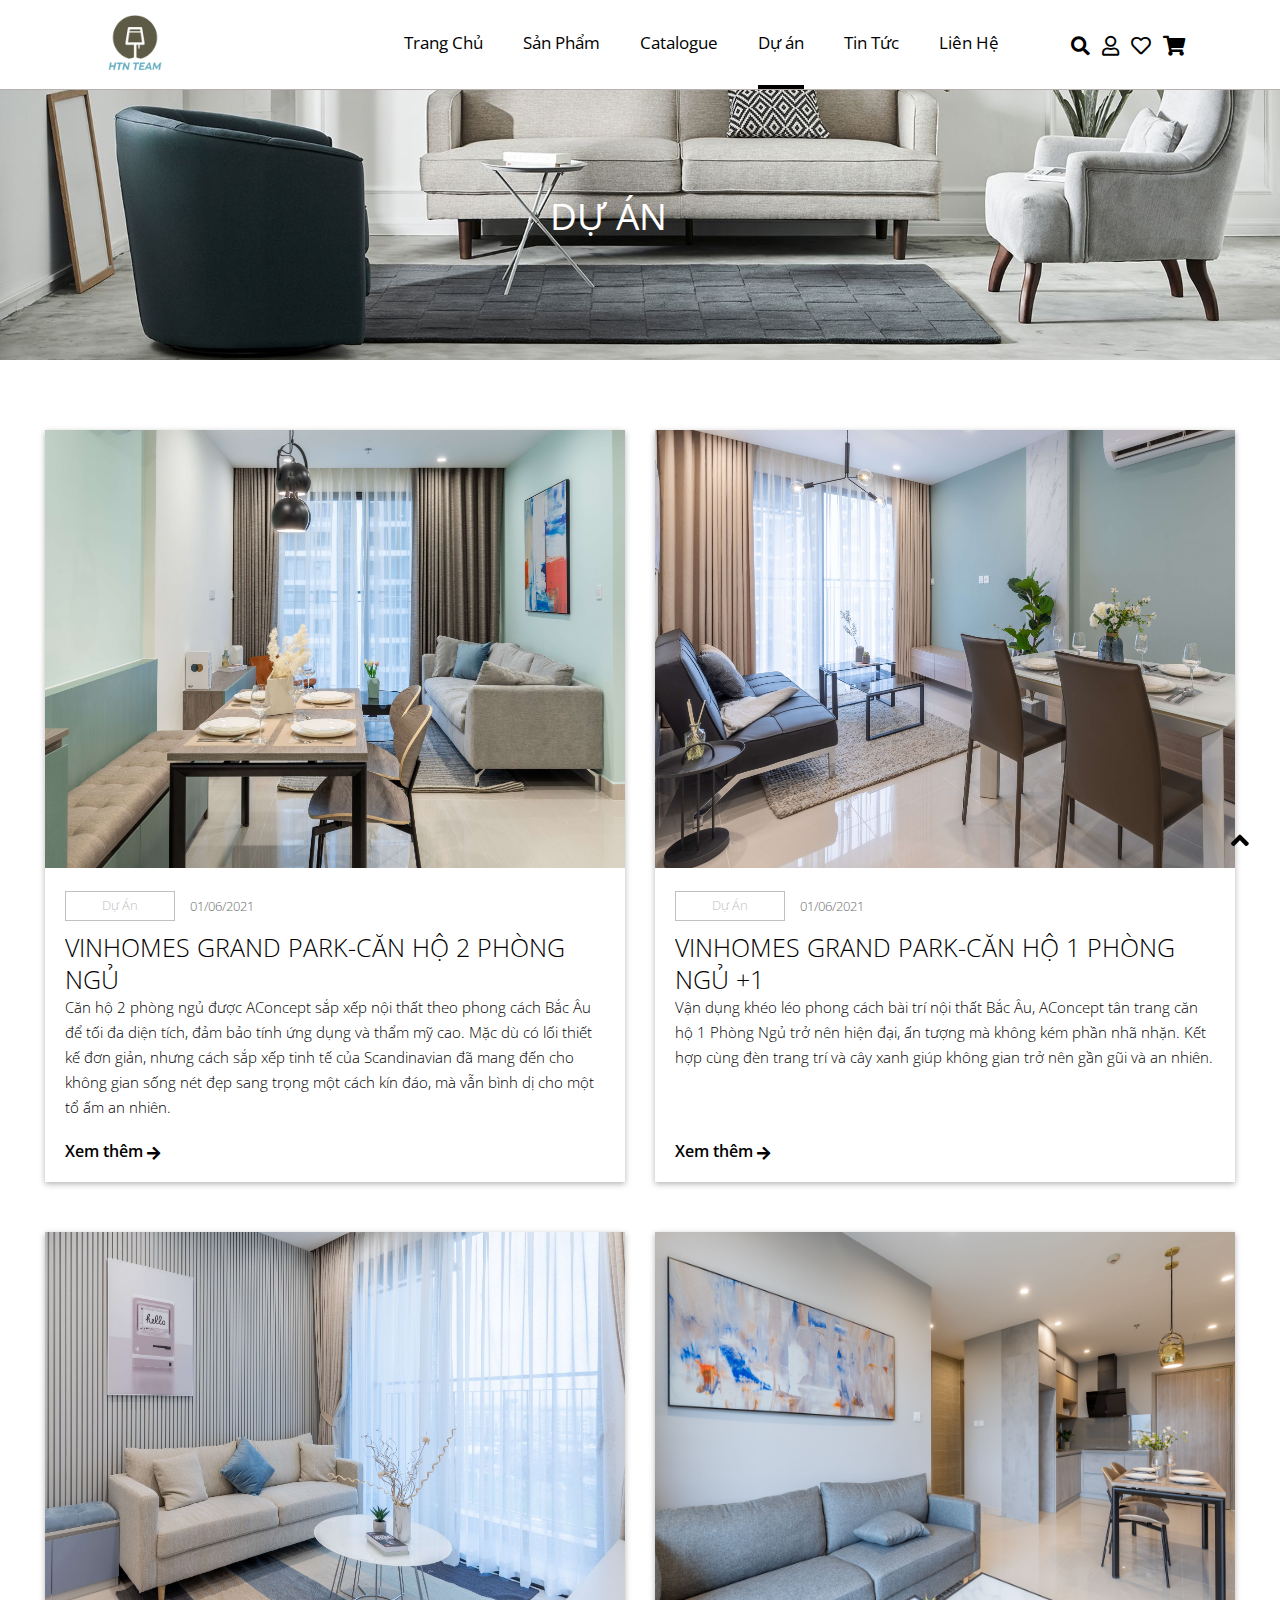
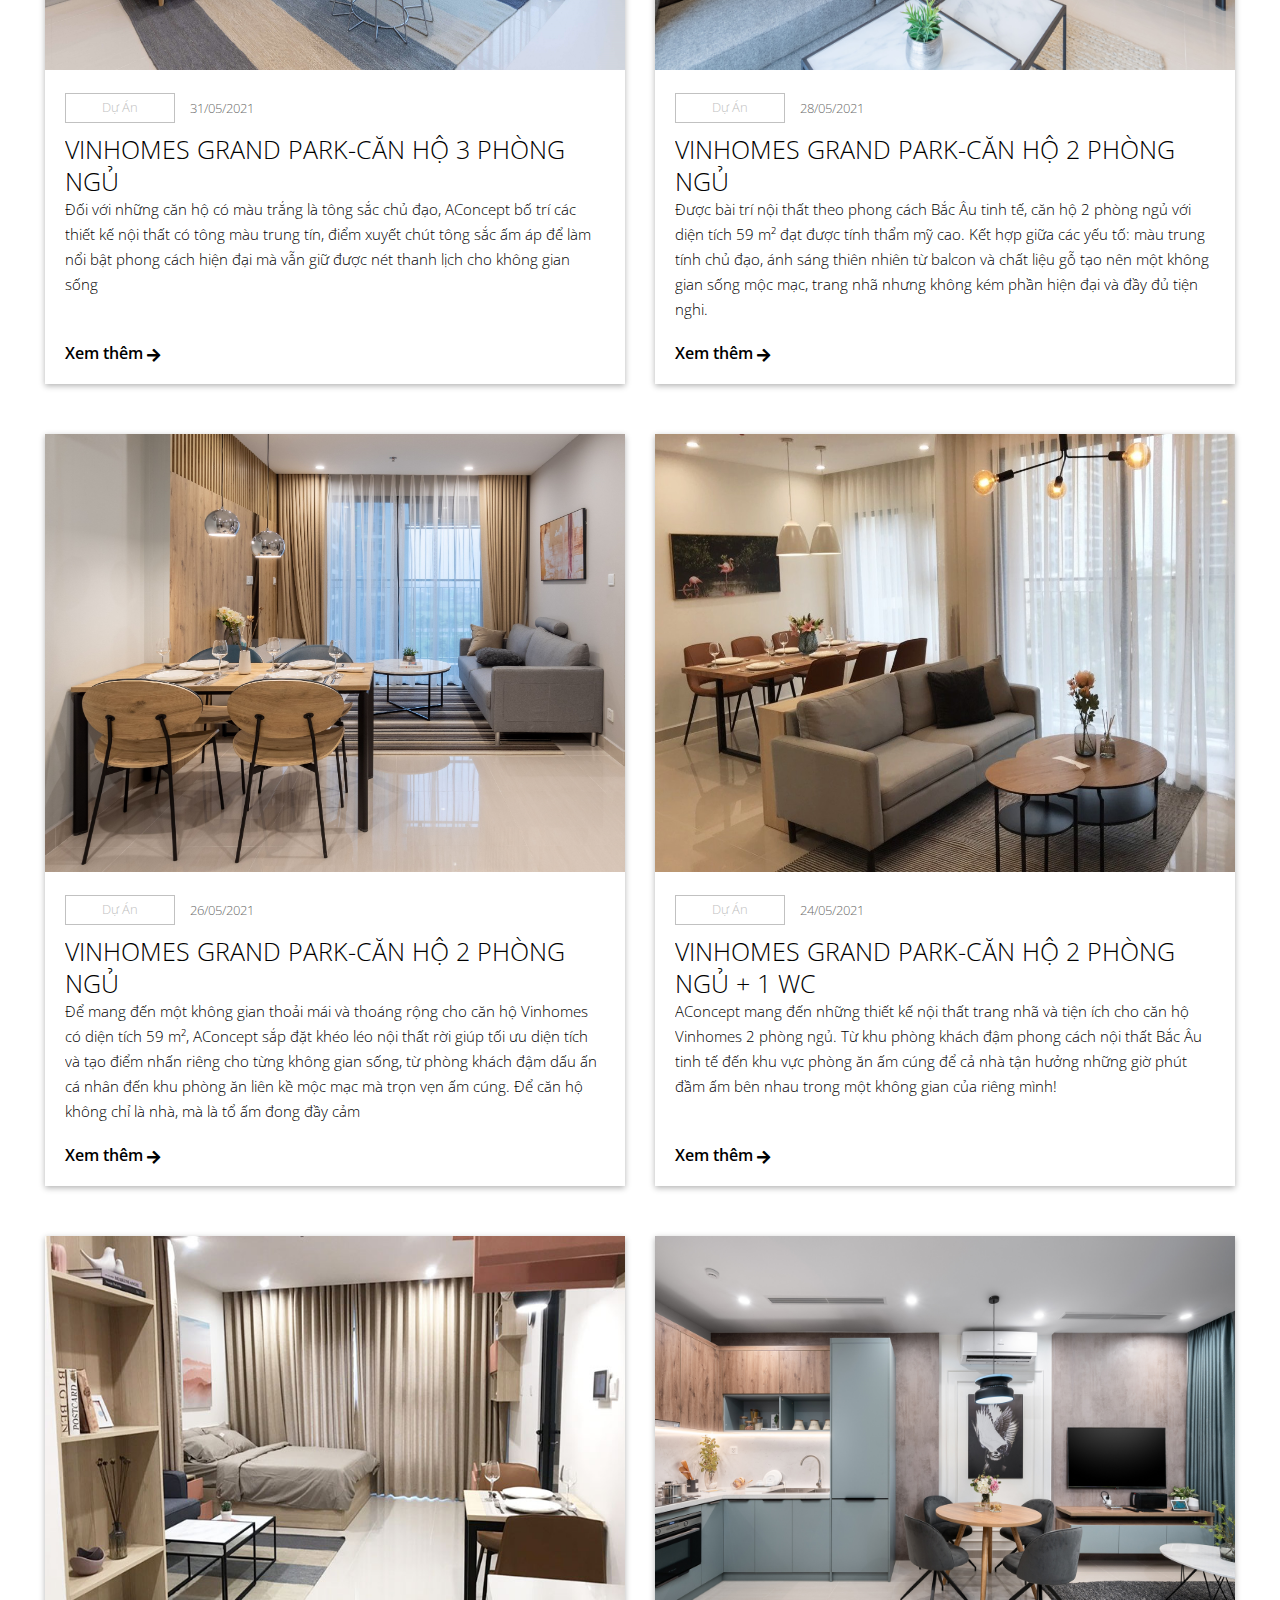
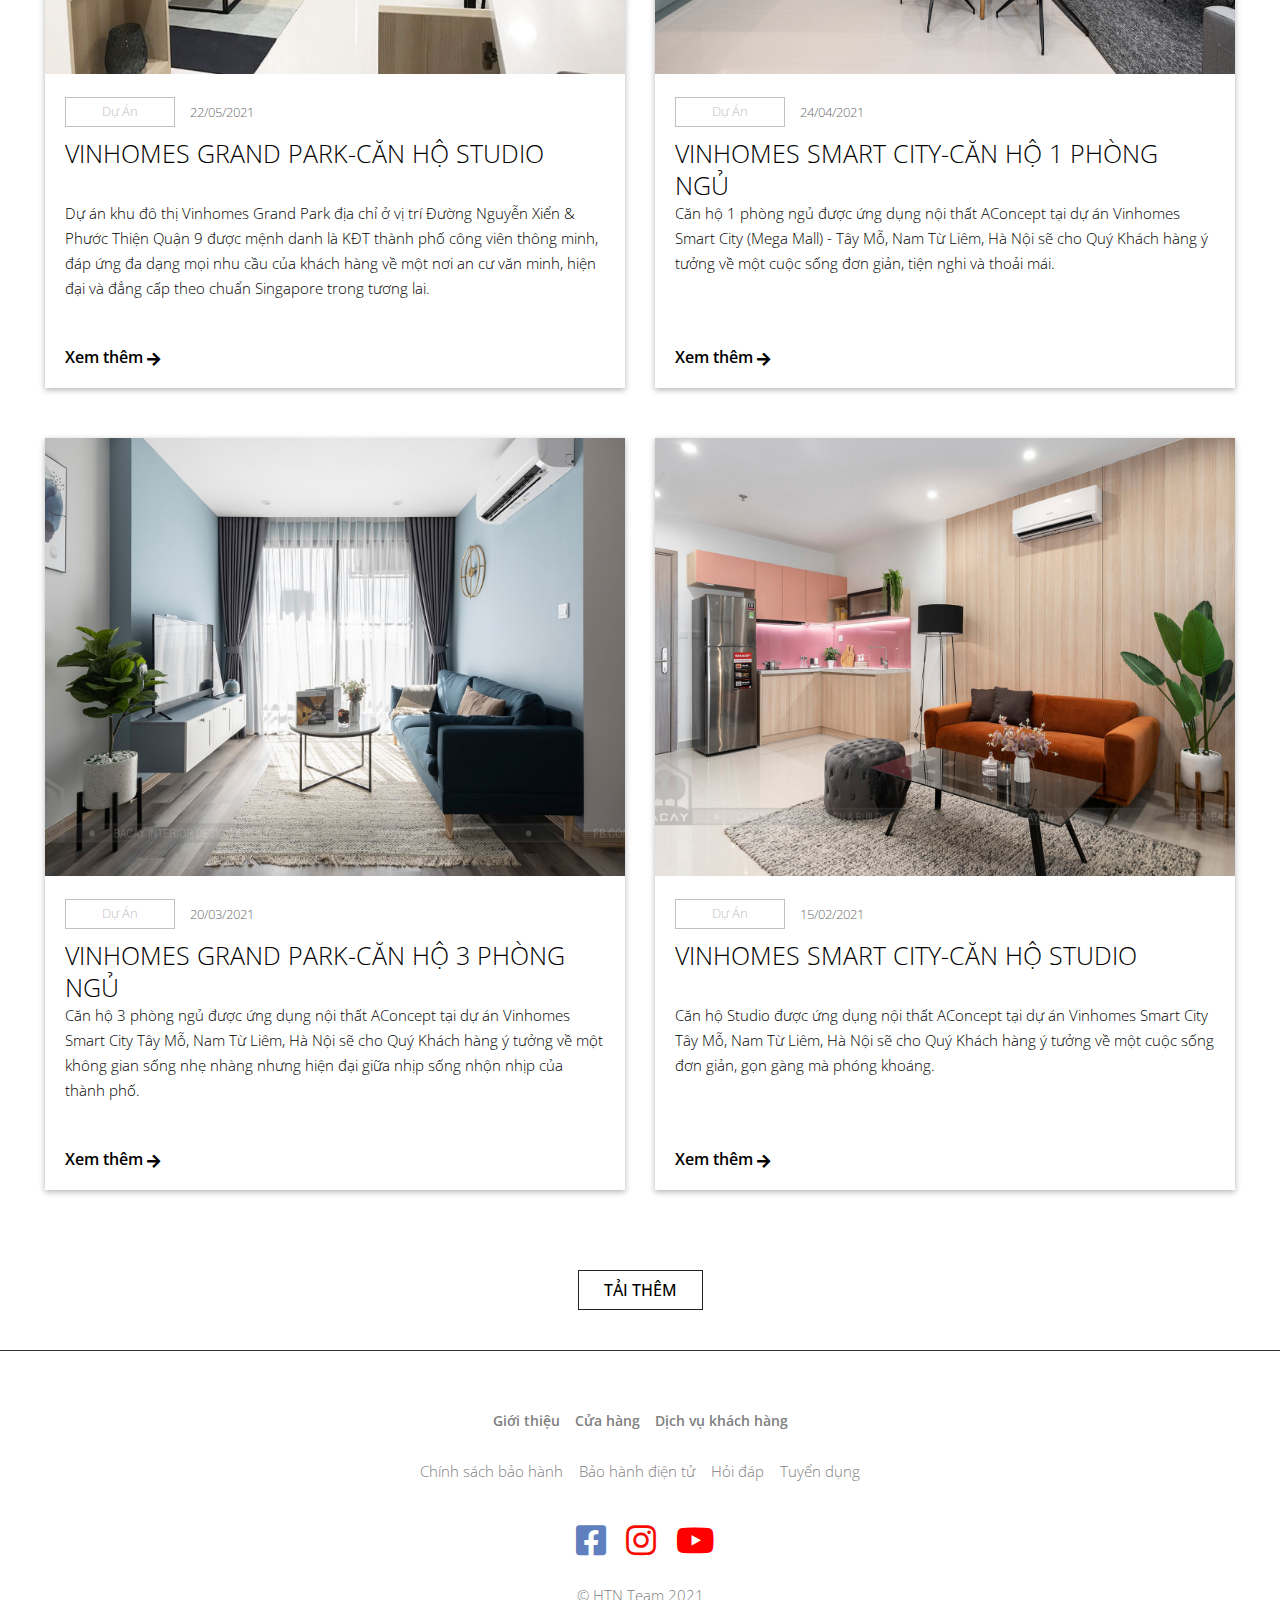
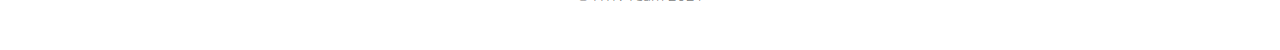
<file: tabduan.html>
<!DOCTYPE html>
<html lang="en">
<head>
    <meta charset="UTF-8">
    <meta http-equiv="X-UA-Compatible" content="IE=edge">
    <meta name="viewport" content="width=device-width, initial-scale=1.0">
    <link rel="stylesheet" href="./css/tabduan.css">
    <link rel="stylesheet" href="./css/base.css">
    <link rel="stylesheet" href="https://cdnjs.cloudflare.com/ajax/libs/font-awesome/5.15.1/css/all.min.css" />
    <link rel="shorcut icon" type="image/png" href="./img/ICON+PAGE.png">
    <link href="https://fonts.googleapis.com/css2?family=Open+Sans:ital,wght@0,300;0,400;1,300&display=swap" rel="stylesheet">
    <title>Dự án</title>
</head>
<body>
<div class="header__page">
    <div class="nav__logo">
        <a href="./index.html"><img src="./img/LOGO_TEAM_NEW.png" alt="Logo Team"></a>
    </div>
    <div class="nav__list-menu">
        <ul class="list-menu">
            <li class="hv-bot"><a href="./index.html">Trang Chủ</a></li>
            <li class="hv-bot">
                <a href="#">Sản Phẩm</a>
                <ul class="list-menu-drop">
                    <li>
                        <div>
                            <a href="./tabban.html">Bàn</a>
                        </div>
                    </li>
                    <li>
                        <div>
                            <a href="./tabghe.html">Ghế</a>
                        </div>
                    </li>
                    <li>
                        <div>
                            <a href="./tabsofa.html">SOFA</a>
                        </div>
                    </li>
                    <li>
                        <div>
                            <a href="./tabtu.html">Tủ</a>
                        </div>
                    </li>
                    <li>
                        <div>
                            <a href="./tabgiuong.html">Giường</a>
                        </div>
                    </li>
                    <li>
                        <div>
                            <a href="./tabdtt.html">Đồ trang trí</a>
                        </div>
                    </li>
                </ul>
                </li>
                <li class="hv-bot"><a href="#">Catalogue</a></li>
                <li class="hv-bot"><a href="./tabduan.html" id="underline">Dự án</a></li>
                <li class="hv-bot">
                    <a href="#">Tin Tức</a>
                    <ul class="list-menu-drop">
                        <li>
                            <div>
                                <a href="./news.html">Tin Tức</a>
                            </div>
                        </li>
                        <li>
                            <div>
                                <a href="./living-space.html">Không Gian Sống</a>
                            </div>
                        </li>
                        <li>
                            <div>
                                <a href="./promotion.html">Khuyến Mại</a>
                            </div>
                        </li>
                    </ul>
                </li>
            <li class="hv-bot"><a href="./contact.html">Liên Hệ</a></li>
        </ul>
    <div class="list-icon">
        <div class="search-bar">
            <a href="#"><i class="fas fa-search"></i></a>
        </div>
        <a href="./account.html"><i class="far fa-user"></i></a>
        <a href="#"><i class="far fa-heart"></i></a>
        <a href="./cart.html" class="shopping-cart-a">
            <i class="fas fa-shopping-cart"></i>
                <!-- <div class="square-up">
                    <i class="far fa-caret-square-up"></i>
                </div> -->
            <div class="shopping-cart">
                <p>Tổng:200.000VND</p>
                <button onclick="location.href='./cart.html'" type="button">Xem giỏ hàng</button>
            </div>
        </a>
        <label for="check__hidden"></label>
        <li>
            <label for="check__hidden">
                <i class="fas fa-bars menu-bar"></i>
            </label>
        </li>
    </div>
</div>

<input type="checkbox" name="" id="check__hidden">
    <div class="sidebar">
        <ul class="list-menu-mobile">
        <li><a href="./index.html">Trang Chủ</a></li>
        <li>
            <a href="#">Sản Phẩm</a>
            <label for="check_menu_nw" class="check_menu-drop"><i class="fas fa-chevron-down"></i></label>
                <input type="checkbox" id="check_menu_nw">
            <ul class="list-menu-drop-mobile">
                <li>
                    <div>
                        <a href="./news.html">Bàn</a>
                    </div>
                </li>
                <li>
                    <div>
                        <a href="./living-space.html">Ghê</a>
                    </div>
                </li>
                <li>
                    <div>
                        <a href="./promotion.html">Sofa</a>
                    </div>
                </li>
                <li>
                    <div>
                        <a href="./promotion.html">Tủ</a>
                    </div>
                </li>
                <li>
                    <div>
                        <a href="./promotion.html">Giường</a>
                    </div>
                </li>
                <li>
                    <div>
                        <a href="./promotion.html">Đồ tang trí</a>
                    </div>
                </li>
            </ul>
            </li>
            <li><a href="#">Catalogue</a></li>
            <li><a href="./tabduan.html">Dự án</a></li>
            <li>
                <a href="#">Tin Tức</a>
                <label for="check_menu" class="check_menu-drop"><i class="fas fa-chevron-down"></i></label>
                <input type="checkbox" id="check_menu">
                <ul class="list-menu-drop-mobile">
                    <li>
                        <div>
                            <a href="./news.html">Tin Tức</a>
                        </div>
                    </li>
                    <li>
                        <div>
                            <a href="./living-space.html">Không Gian Sống</a>
                        </div>
                    </li>
                    <li>
                        <div>
                            <a href="./promotion.html">Khuyến Mại</a>
                        </div>
                    </li>
                </ul>
            </li>
            <li><a href="./contact.html">Liên Hệ</a></li>
        </ul>
    </div>
</div>

    
<div class="banner">
    <div class="div-text">
        <h1>Dự Án</h1>
    </div>
</div>
<div class="main">
    <div class="container">
    <section class="sec-new">
        <div class="row">
            <div class="into-row">
                <div class="item">
                    <a class="img"  href="#"><img src="img/tabduan/anhduan1.jpeg" alt="" srcset=""></a>
                    <div class="da__text">
                        <div class="meta">
                            <div class="cate">
                                <span>Dự Án</span>
                            </div>
                            <span class="date">01/06/2021</span>
                        </div>
                        <h3 class="title"><a href="#">vinhomes grand park-căn hộ 2 phòng ngủ</a></h3>
                        <div class="nd">
                            <p>
                                Căn hộ 2 phòng ngủ được AConcept sắp xếp nội thất theo phong cách Bắc Âu để tối đa diện tích, đảm bảo tính ứng dụng và thẩm mỹ cao. Mặc dù có lối thiết kế đơn giản, nhưng cách sắp xếp tinh tế của Scandinavian đã mang đến cho không gian sống nét đẹp sang trọng một cách kín đáo, mà vẫn bình dị cho một tổ ấm an nhiên.
                            </p>
                        </div>
                        <div class="more">
                            <a href="#">Xem thêm <i class="fas fa-arrow-right"></i></a>
                        </div>
                    </div>
                </div>
            </div>
            <div class="into-row">
                <div class="item">
                    <a class="img" href="#"><img src="img/tabduan/anhduan2.jpeg" alt="" srcset=""></a>
                    <div class="da__text">
                        <div class="meta">
                            <div class="cate">
                                <span>Dự Án</span>
                            </div>
                            <span class="date">01/06/2021</span>
                        </div>
                        <h3 class="title"><a href="#">vinhomes grand park-căn hộ 1 phòng ngủ +1</a></h3>
                        <div class="nd">
                            <p>
                                Vận dụng khéo léo phong cách bài trí nội thất Bắc Âu, AConcept tân trang căn hộ 1 Phòng Ngủ trở nên hiện đại, ấn tượng mà không kém phần nhã nhặn. Kết hợp cùng đèn trang trí và cây xanh giúp không gian trở nên gần gũi và an nhiên.
                            </p>
                        </div>
                        <div class="more">
                            <a href="#">Xem thêm <i class="fas fa-arrow-right"></i></a>
                        </div>
                    </div>
                </div>
            </div>
            <div class="into-row">
                <div class="item">
                    <a class="img" href="#"><img src="img/tabduan/anhduan3.jpeg" alt="" srcset=""></a>
                    <div class="da__text">
                        <div class="meta">
                            <div class="cate">
                                <span>Dự Án</span>
                            </div>
                            <span class="date">31/05/2021</span>
                        </div>
                        <h3 class="title"><a href="#">vinhomes grand park-căn hộ 3 phòng ngủ</a></h3>
                        <div class="nd">
                            <p>
                                Đối với những căn hộ có màu trắng là tông sắc chủ đạo, AConcept bố trí các thiết kế nội thất có tông màu trung tín, điểm xuyết chút tông sắc ấm áp để làm nổi bật phong cách hiện đại mà vẫn giữ được nét thanh lịch cho không gian sống
                            </p>
                        </div>
                        <div class="more">
                            <a href="#">Xem thêm <i class="fas fa-arrow-right"></i></a>
                        </div>
                    </div>
                </div>
            </div>
            <div class="into-row">
                <div class="item">
                    <a class="img" href="#"><img src="img/tabduan/anhduan4.jpeg" alt="" srcset=""></a>
                    <div class="da__text">
                        <div class="meta">
                            <div class="cate">
                                <span>Dự Án</span>
                            </div>
                            <span class="date">28/05/2021</span>
                        </div>
                        <h3 class="title"><a href="#">vinhomes grand park-căn hộ 2 phòng ngủ</a></h3>
                        <div class="nd">
                            <p>
                                Được bài trí nội thất theo phong cách Bắc Âu tinh tế, căn hộ 2 phòng ngủ với diện tích 59 m² đạt được tính thẩm mỹ cao. Kết hợp giữa các yếu tố: màu trung tính chủ đạo, ánh sáng thiên nhiên từ balcon và chất liệu gỗ tạo nên một không gian sống mộc mạc, trang nhã nhưng không kém phần hiện đại và đầy đủ tiện nghi.
                            </p>
                        </div>
                        <div class="more">
                            <a href="#">Xem thêm <i class="fas fa-arrow-right"></i></a>
                        </div>
                    </div>
                </div>
            </div>
            <div class="into-row">
                <div class="item">
                    <a class="img" href="#"><img src="img/tabduan/anhduan5.jpeg" alt="" srcset=""></a>
                    <div class="da__text">
                        <div class="meta">
                            <div class="cate">
                                <span>Dự Án</span>
                            </div>
                            <span class="date">26/05/2021</span>
                        </div>
                        <h3 class="title"><a href="#">vinhomes grand park-căn hộ 2 phòng ngủ</a></h3>
                        <div class="nd">
                            <p>
                                Để mang đến một không gian thoải mái và thoáng rộng cho căn hộ Vinhomes có diện tích 59 m², AConcept sắp đặt khéo léo nội thất rời giúp tối ưu diện tích và tạo điểm nhấn riêng cho từng không gian sống, từ phòng khách đậm dấu ấn cá nhân đến khu phòng ăn liên kề mộc mạc mà trọn vẹn ấm cúng. Để căn hộ không chỉ là nhà, mà là tổ ấm đong đầy cảm
                            </p>
                        </div>
                        <div class="more">
                            <a href="#">Xem thêm <i class="fas fa-arrow-right"></i></a>
                        </div>
                    </div>
                </div>
            </div>
            <div class="into-row">
                <div class="item">
                    <a class="img" href="#"><img src="img/tabduan/anhduan6.jpeg" alt="" srcset=""></a>
                    <div class="da__text">
                        <div class="meta">
                            <div class="cate">
                                <span>Dự Án</span>
                            </div>
                            <span class="date">24/05/2021</span>
                        </div>
                        <h3 class="title"><a href="#">vinhomes grand park-căn hộ 2 phòng ngủ + 1 wc</a></h3>
                        <div class="nd">
                            <p>
                                AConcept mang đến những thiết kế nội thất trang nhã và tiện ích cho căn hộ Vinhomes 2 phòng ngủ. Từ khu phòng khách đậm phong cách nội thất Bắc Âu tinh tế đến khu vực phòng ăn ấm cúng để cả nhà tận hưởng những giờ phút đầm ấm bên nhau trong một không gian của riêng mình!
                            </p>
                        </div>
                        <div class="more">
                            <a href="#">Xem thêm <i class="fas fa-arrow-right"></i></a>
                        </div>
                    </div>
                </div>
            </div>
            <div class="into-row">
                <div class="item">
                    <a class="img" href="#"><img src="img/tabduan/anhduan7.jpeg" alt="" srcset=""></a>
                    <div class="da__text">
                        <div class="meta">
                            <div class="cate">
                                <span>Dự Án</span>
                            </div>
                            <span class="date">22/05/2021</span>
                        </div>
                        <h3 class="title"><a href="#">vinhomes grand park-căn hộ studio</a></h3>
                        <div class="nd">
                            <p>
                                Dự án khu đô thị Vinhomes Grand Park địa chỉ ở vị trí Đường Nguyễn Xiển & Phước Thiện Quận 9 được mệnh danh là KĐT thành phố công viên thông minh, đáp ứng đa dạng mọi nhu cầu của khách hàng về một nơi an cư văn minh, hiện đại và đẳng cấp theo chuẩn Singapore trong tương lai.
                            </p>
                        </div>
                        <div class="more">
                            <a href="#">Xem thêm <i class="fas fa-arrow-right"></i></a>
                        </div>
                    </div>
                </div>
            </div>
            <div class="into-row">
                <div class="item">
                    <a class="img" href="#"><img src="img/tabduan/anhduan8.jpeg" alt="" srcset=""></a>
                    <div class="da__text">
                        <div class="meta">
                            <div class="cate">
                                <span>Dự Án</span>
                            </div>
                            <span class="date">24/04/2021</span>
                        </div>
                        <h3 class="title"><a href="#">vinhomes smart city-căn hộ 1 phòng ngủ </a></h3>
                        <div class="nd">
                            <p>
                                Căn hộ 1 phòng ngủ được ứng dụng nội thất AConcept tại dự án Vinhomes Smart City (Mega Mall) - Tây Mỗ, Nam Từ Liêm, Hà Nội sẽ cho Quý Khách hàng ý tưởng về một cuộc sống đơn giản, tiện nghi và thoải mái.
                            </p>
                        </div>
                        <div class="more">
                            <a href="#">Xem thêm <i class="fas fa-arrow-right"></i></a>
                        </div>
                    </div>
                </div>
            </div>
            <div class="into-row">
                <div class="item">
                    <a class="img" href="#"><img src="img/tabduan/anhduan9.jpeg" alt="" srcset=""></a>
                    <div class="da__text">
                        <div class="meta">
                            <div class="cate">
                                <span>Dự Án</span>
                            </div>
                            <span class="date">20/03/2021</span>
                        </div>
                        <h3 class="title"><a href="#">vinhomes grand park-căn hộ 3 phòng ngủ </a></h3>
                        <div class="nd">
                           <p>
                            Căn hộ 3 phòng ngủ được ứng dụng nội thất AConcept tại dự án Vinhomes Smart City Tây Mỗ, Nam Từ Liêm, Hà Nội sẽ cho Quý Khách hàng ý tưởng về một không gian sống nhẹ nhàng nhưng hiện đại giữa nhịp sống nhộn nhịp của thành phố.
                           </p>
                        </div>
                        <div class="more">
                            <a href="#">Xem thêm <i class="fas fa-arrow-right"></i></a>
                        </div>
                    </div>
                </div>
            </div>
            <div class="into-row">
                <div class="item">
                    <a class="img" href="#"><img src="img/tabduan/anhduan10.jpeg" alt="" srcset=""></a>
                    <div class="da__text">
                        <div class="meta">
                            <div class="cate">
                                <span>Dự Án</span>
                            </div>
                            <span class="date">15/02/2021</span>
                        </div>
                        <h3 class="title"><a href="#">vinhomes smart city-căn hộ studio</a></h3>
                        <div class="nd">
                            <p>
                                Căn hộ Studio được ứng dụng nội thất AConcept tại dự án Vinhomes Smart City Tây Mỗ, Nam Từ Liêm, Hà Nội sẽ cho Quý Khách hàng ý tưởng về một cuộc sống đơn giản, gọn gàng mà phóng khoáng.
                            </p>
                        </div>
                        <div class="more">
                            <a href="#">Xem thêm <i class="fas fa-arrow-right"></i></a>
                        </div>
                    </div>
                </div>
            </div>
        </div>
    </section>
    </div>
        <div class="text-center">
            <a href="#" class="btn">TẢI THÊM</a>
        </div>
</div>

    <div class="footer">
        <div class="row1">
            <a href="#">Giới thiệu</a>
            <a href="#">Cửa hàng</a>
            <a href="#">Dịch vụ khách hàng</a>
        </div>

        <div class="row2">
            <a href="#">Chính sách bảo hành</a>
            <a href="#">Bảo hành điện tử</a>
            <a href="#">Hỏi đáp</a>
            <a href="">Tuyển dụng</a>
        </div>

        <div class="social">
            <a href="https://www.facebook.com/" class="social-face"><i class="fab fa-facebook-square"></i></a>
            <a href="https://www.instagram.com/" class="social-insta"><i class="fab fa-instagram"></i></a>
            <a href="https://www.youtube.com/" class="social-youtube"><i class="fab fa-youtube"></i></a>
        </div>

        <div class="copyright">
            <span>© HTN Team 2021</span> 
        </div>

        <div class="div-backtop">
          <div class="backtop" id="backtop" onclick="goToTop()">
            <i class="fas fa-angle-up"></i>
          </div>
        </div>
      </div>
</body>
</html>
</file>
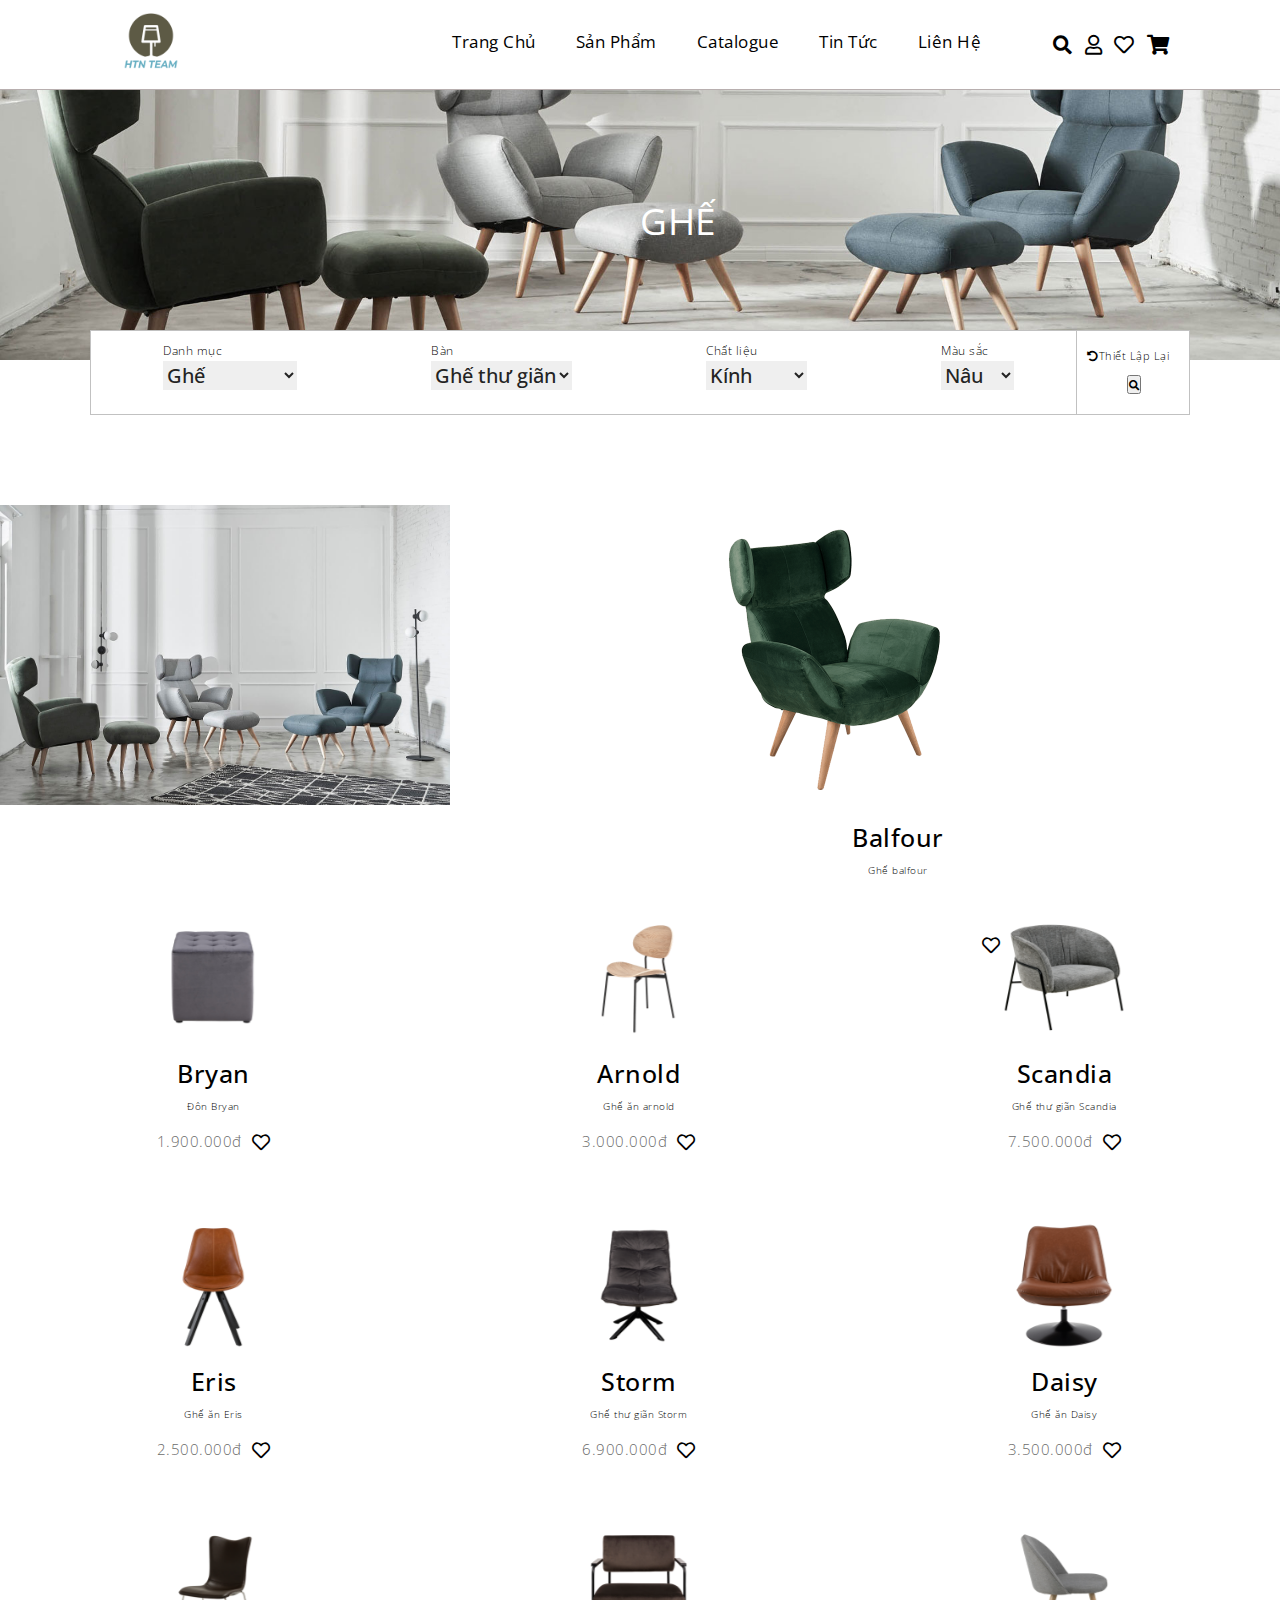
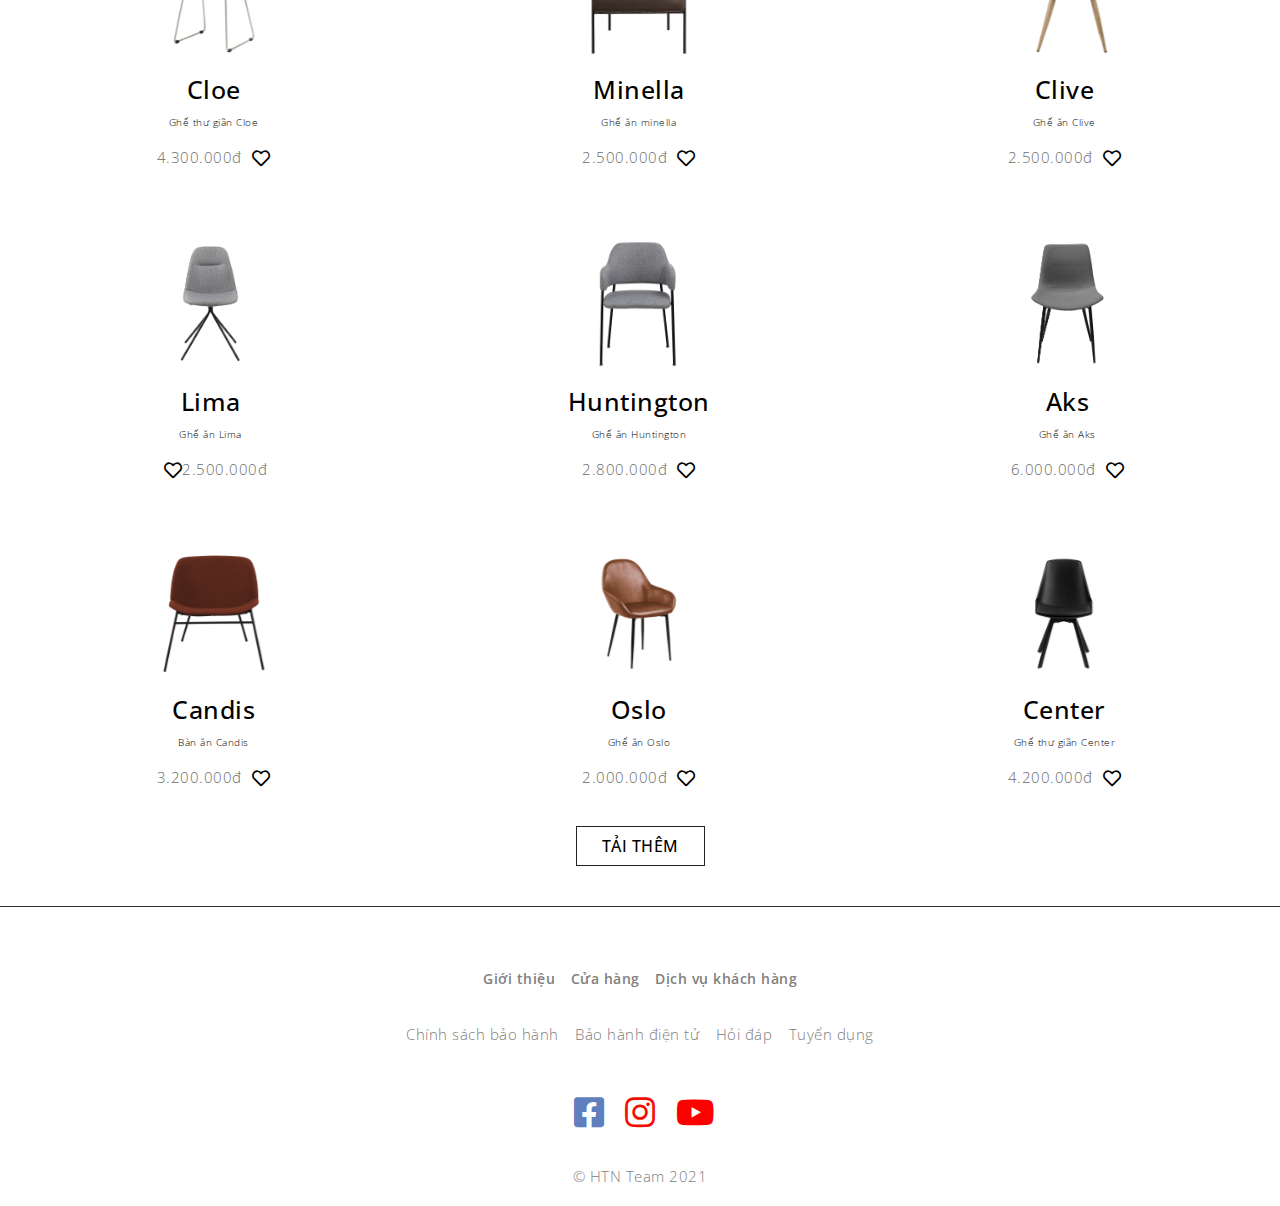
<file: tabghe.html>
<!DOCTYPE html>
<html lang="en">
<head>
    <meta charset="UTF-8">
    <meta http-equiv="X-UA-Compatible" content="IE=edge">
    <meta name="viewport" content="width=device-width, initial-scale=1.0">
    <title>Ghế</title>
    <link rel="stylesheet" href="./css/tabghe.css">
    <!-- <link rel="stylesheet" href="./css/style.css"> -->
    <link rel="stylesheet" href="./css/base.css">
    <link rel="stylesheet" href="https://cdnjs.cloudflare.com/ajax/libs/font-awesome/5.15.1/css/all.min.css">
    <link href="https://fonts.googleapis.com/css2?family=Open+Sans:ital,wght@0,300;0,400;1,300&display=swap" rel="stylesheet">
</head>
<body>
    <div class="header__page">
        <div class="nav__logo">
            <img src="./img/LOGO_TEAM_NEW.png" alt="Logo Team">
        </div>
        <div class="nav__list-menu">
            <ul class="list-menu">
                <li><a href="./index.html">Trang Chủ</a></li>
                <li>
                    <a href="#">Sản Phẩm</a>
                    <ul class="list-menu-drop">
                        <li>
                            <div>
                                <a href="./tabban.html">Bàn</a>
                            </div>
                        </li>
                        <li>
                            <div>
                                <a href="./tabghe.html">Ghế</a>
                            </div>
                        </li>
                        <li>
                            <div>
                                <a href="./tabsofa.html">SOFA</a>
                            </div>
                        </li>
                        <li>
                            <div>
                                <a href="./promotion.html">Tivi</a>
                            </div>
                        </li>
                        <li>
                            <div>
                                <a href="./promotion.html">Tủ Lạnh</a>
                            </div>
                        </li>
                    </ul>
                </li>
                <li><a href="#">Catalogue</a></li>
                <li>
                    <a href="#">Tin Tức</a>
                    <ul class="list-menu-drop">
                        <li>
                            <div>
                                <a href="./news.html">Tin Tức</a>
                            </div>
                        </li>
                        <li>
                            <div>
                                <a href="./living-space.html">Không Gian Sống</a>
                            </div>
                        </li>
                        <li>
                            <div>
                                <a href="./promotion.html">Khuyến Mại</a>
                            </div>
                        </li>
                    </ul>
                </li>
                <li><a href="./contact.html">Liên Hệ</a></li>
            </ul>
            <div class="list-icon">
                <div class="search-bar">
                    <a href="#"><i class="fas fa-search"></i></a>
                </div>
                <a href="./account.html"><i class="far fa-user"></i></a>
                <a href="#"><i class="far fa-heart"></i></a>
                <a href="#" class="shopping-cart-a">
                    <i class="fas fa-shopping-cart"></i>
                        <!-- <div class="square-up">
                            <i class="far fa-caret-square-up"></i>
                        </div> -->
                    <div class="shopping-cart">
                        <p>Tổng:200.000VND</p>
                        <button onclick="location.href='./cart.html'" type="button">Xem giỏ hàng</button>
                    </div>
                </a>
                <li>
                    <i class="fas fa-bars menu-bar"></i>
                </li>
            </div>
        </div> 
    </div>
    <div class="banner">
        <div class="div-text">
            <h1>ghế</h1>
        </div>
    </div>
    <div class="filter" >
        <div class="menu-filter">
            <div> Danh mục </div>
            <select class="drop-op">                                    
                <option value=""> Ghế </option>
                <option value="" > Sofa </option>
                <option value="">Bàn</option>
                <option value="">Giường</option>
                <option value="">Tủ</option>
                <option value="">Đồ Trang Trí</option>
                <option value="">Sale Off</option>
                <option value="">Outlet</option>
            </select>
        </div>
         <div class="menu-filter">
            <div> Bàn</div>
            <select class="drop-op">                                    
                <option value=""> Ghế thư giãn </option>
                <option value=""> Ghế ăn  </option>
                <option value=""> Ghế đôn</option>
                <option value="">Ghế bar</option>
            </select>

        </div>
         <div class="menu-filter">
            <div> Chất liệu</div>
            <select class="drop-op">                                    
                <option value=""> Kính  </option>
                <option value=""> Đá </option>
                <option value="">Kim Loại</option>
                <option value="">Gỗ</option>
            </select>
        </div>
        <div class="menu-filter">
            <div> Màu sắc</div>
            <select class="drop-op">                                    
                <option value=""> Nâu </option>
                <option value=""> Trắng </option>
                <option value="">Đen</option>
                <option value="">Xám</option>
                <option value="">Gỗ</option>
                <option value="">Khác</option>
            </select>
        </div>
        <div class="menu-filter2">
            <div class="icon-reload">
                    <a href="#"><i class="fas fa-undo-alt"></i></a>
                <div> Thiết Lập Lại </div>
            </div>
            <div class="icon-tim">
                <button><a href="#"><i class="fas fa-search"></i></a></button>
            </div>
            
        </div>
    </div>
    <div class="main">
        <!-- <section class="picmota">
            <a href="#"><img src="img/tabban/asama.jpg" alt=""></a>
        </section> -->
            <div class="head1">
                <div class="container">
                    <div class="img1">
                        <img src="img/tabghe/anhghebalfour.jpg" alt="" srcset="">
                    </div>
                    <div class="img2">
                        <img src="img/tabghe/gheBalfour.png" alt="" srcset="">
                    </div>
                </div>
            <table>
                <tr>
                    <td>
                        <p class="nameban">Balfour</p>
                        <p class="title">Ghế balfour</p>
                        <div class="main-icon1">
                            <p class="price">30.000.000đ</p>
                            <a href="#"><i class="far fa-heart"></i></a>
                        </div>
                    </td>
                </tr>
            </table>
            </div>
            <div class="head2">

            </div>
            <div class="list-ban1">
                <table class="item">
                    <tr>
                        <td><img src="img/tabghe/anhghe1.png" alt="" srcset=""></td>
                        <td><img src="img/tabghe/anhghe2.png" alt="" srcset=""></td>
                        <td><img src="img/tabghe/anhghe3.png" alt="" srcset=""><td>
                    </tr>
                    <tr>
                        <td>
                            <p class="nameban">Bryan</p>
                            <p class="title">Đôn Bryan</p>
                            <div class="main-icon">
                                <p class="price">1.900.000đ </p>
                                <a href="#"><i class="far fa-heart"></i></a>
                            </div>
                        </td>
                        <td>
                            <p class="nameban" >Arnold</p>
                            <p class="title">Ghế ăn arnold</p>
                            <div class="main-icon">
                                <p class="price">3.000.000đ</p>
                                <a href="#"><i class="far fa-heart"></i></a>
                            </div>
                        </td>
                        <td>
                            <p class="nameban">Scandia</p>
                            <p class="title">Ghế thư giãn Scandia</p>
                            <div class="main-icon">
                                <p class="price">7.500.000đ</p>
                                <a href="#"><i class="far fa-heart"></i></a>
                            </div>
                        </td>
                    </tr>
                </table>
            </div>
            <div class="list-ban1">
                <table class="item">
                    <tr>
                        <td><img src="img/tabghe/anhghe4.png" alt="" srcset=""></td>
                        <td><img src="img/tabghe/anhghe5.png" alt="" srcset=""></td>
                        <td><img src="img/tabghe/anhghe6.png" alt="" srcset=""><td>
                    </tr>
                    <tr>
                        <td>
                            <p class="nameban">Eris</p>
                            <p class="title">Ghế ăn Eris</p>
                            <div class="main-icon">
                                <p class="price">2.500.000đ</p>
                                <a href="#"><i class="far fa-heart"></i></a>
                            </div>
                        </td>
                        <td>
                            <p class="nameban" >Storm</p>
                            <p class="title">Ghế thư giãn Storm</p>
                            <div class="main-icon">
                                <p class="price">6.900.000đ</p>
                                <a href="#"><i class="far fa-heart"></i></a>
                            </div>
                        </td>
                        <td>
                            <p class="nameban">Daisy</p>
                            <p class="title">Ghế ăn Daisy</p>
                            <div class="main-icon">
                                <p class="price">3.500.000đ</p>
                                <a href="#"><i class="far fa-heart"></i></a>
                            </div>
                        </td>
                    </tr>
                </table>
            </div>
            <div class="list-ban1">
                <table class="item">
                    <tr>
                        <td><img src="img/tabghe/anhghe7.png" alt="" srcset=""></td>
                        <td><img src="img/tabghe/anhghe8.png" alt="" srcset=""></td>
                        <td><img src="img/tabghe/anhghe9.png" alt="" srcset=""><td>
                    </tr>
                    <tr>
                        <td>
                            <p class="nameban">Cloe</p>
                            <p class="title">Ghế thư giãn Cloe</p>
                            <div class="main-icon">
                                <p class="price">4.300.000đ</p>
                                <a href="#"><i class="far fa-heart"></i></a>
                            </div>
                        </td>
                        <td>
                            <p class="nameban" >Minella</p>
                            <p class="title">Ghế ăn minella</p>
                            <div class="main-icon">
                                <p class="price">2.500.000đ</p>
                                <a href="#"><i class="far fa-heart"></i></a>
                            </div>
                        </td>
                        <td>
                            <p class="nameban">Clive</p>
                            <p class="title">Ghế ăn Clive</p>
                            <div class="main-icon">
                                <p class="price">2.500.000đ</p>
                                <a href="#"><i class="far fa-heart"></i></a>
                            </div>
                        </td>
                    </tr>
                </table>
            </div>
            <div class="list-ban1">
                <table class="item">
                    <tr>
                        <td><img src="img/tabghe/anhghe10.png" alt="" srcset=""></td>
                        <td><img src="img/tabghe/anhghe11.png" alt="" srcset=""></td>
                        <td><img src="img/tabghe/anhghe12.png" alt="" srcset=""><td>
                    </tr>
                    <tr>
                        <td>
                            <p class="nameban">Lima</p>
                            <p class="title">Ghế ăn Lima</p>
                            <div class="main-icon">
                                <a href="#"><i class="far fa-heart"></i></a>
                                <p class="price">2.500.000đ</p>
                            </div>
                        </td>
                        <td>
                            <p class="nameban" >Huntington</p>
                            <p class="title">Ghế ăn Huntington</p>
                            <div class="main-icon">
                                <p class="price"> 2.800.000đ</p>
                                <a href="#"><i class="far fa-heart"></i></a>
                            </div>
                        </td>
                        <td>
                            <p class="nameban">Aks</p>
                            <p class="title">Ghế ăn Aks</p>
                            <div class="main-icon">
                                <p class="price">6.000.000đ</p>
                                <a href="#"><i class="far fa-heart"></i></a>
                            </div>
                        </td>
                    </tr>
                </table>
            </div>
            <div class="list-ban1">
                <table class="item">
                    <tr>   
                        <td><img src="img/tabghe/anhghe13.png" alt="" srcset=""></td>
                        <td><img src="img/tabghe/anhghe14.png" alt="" srcset=""></td>
                        <td><img src="img/tabghe/anhghe15.png" alt="" srcset=""><td>
                    </tr>
                    <tr>
                        <td>
                            <p class="nameban">Candis</p>
                            <p class="title">Bàn ăn Candis</p>
                            <div class="main-icon">
                                <p class="price">3.200.000đ</p>
                                <a href="#"><i class="far fa-heart"></i></a>
                            </div>
                            
                        </td>
                        <td>
                            <p class="nameban" >Oslo</p>
                            <p class="title">Ghế ăn Oslo</p>
                            <div class="main-icon">
                                <p class="price"> 2.000.000đ</p>
                                <a href="#"><i class="far fa-heart"></i></a>
                            </div>
                        </td>
                        <td>
                            <p class="nameban">Center</p>
                            <p class="title">Ghế thư giãn Center</p>
                            <div class="main-icon">
                                <p class="price">4.200.000đ</p>
                                <a href="#"><i class="far fa-heart"></i></a>
                            </div>
                        </td>
                    </tr>
                </table>

            </div>
            <div class="text-center">
                <a href="#" class="btn">TẢI THÊM</a>
            </div>

     </div>
    <div class="footer">
            <div class="row1">
                <a href="#">Giới thiệu</a>
                <a href="#">Cửa hàng</a>
                <a href="#">Dịch vụ khách hàng</a>
            </div>
    
            <div class="row2">
                <a href="#">Chính sách bảo hành</a>
                <a href="#">Bảo hành điện tử</a>
                <a href="#">Hỏi đáp</a>
                <a href="">Tuyển dụng</a>
            </div>
    
            <div class="social">
                <a href="https://www.facebook.com/" class="social-face"><i class="fab fa-facebook-square"></i></a>
                <a href="https://www.instagram.com/" class="social-insta"><i class="fab fa-instagram"></i></a>
                <a href="https://www.youtube.com/" class="social-youtube"><i class="fab fa-youtube"></i></a>
            </div>
    
            <div class="copyright">
                <span>© HTN Team 2021</span> 
            </div>
     </div>
</body>
</html>
</file>
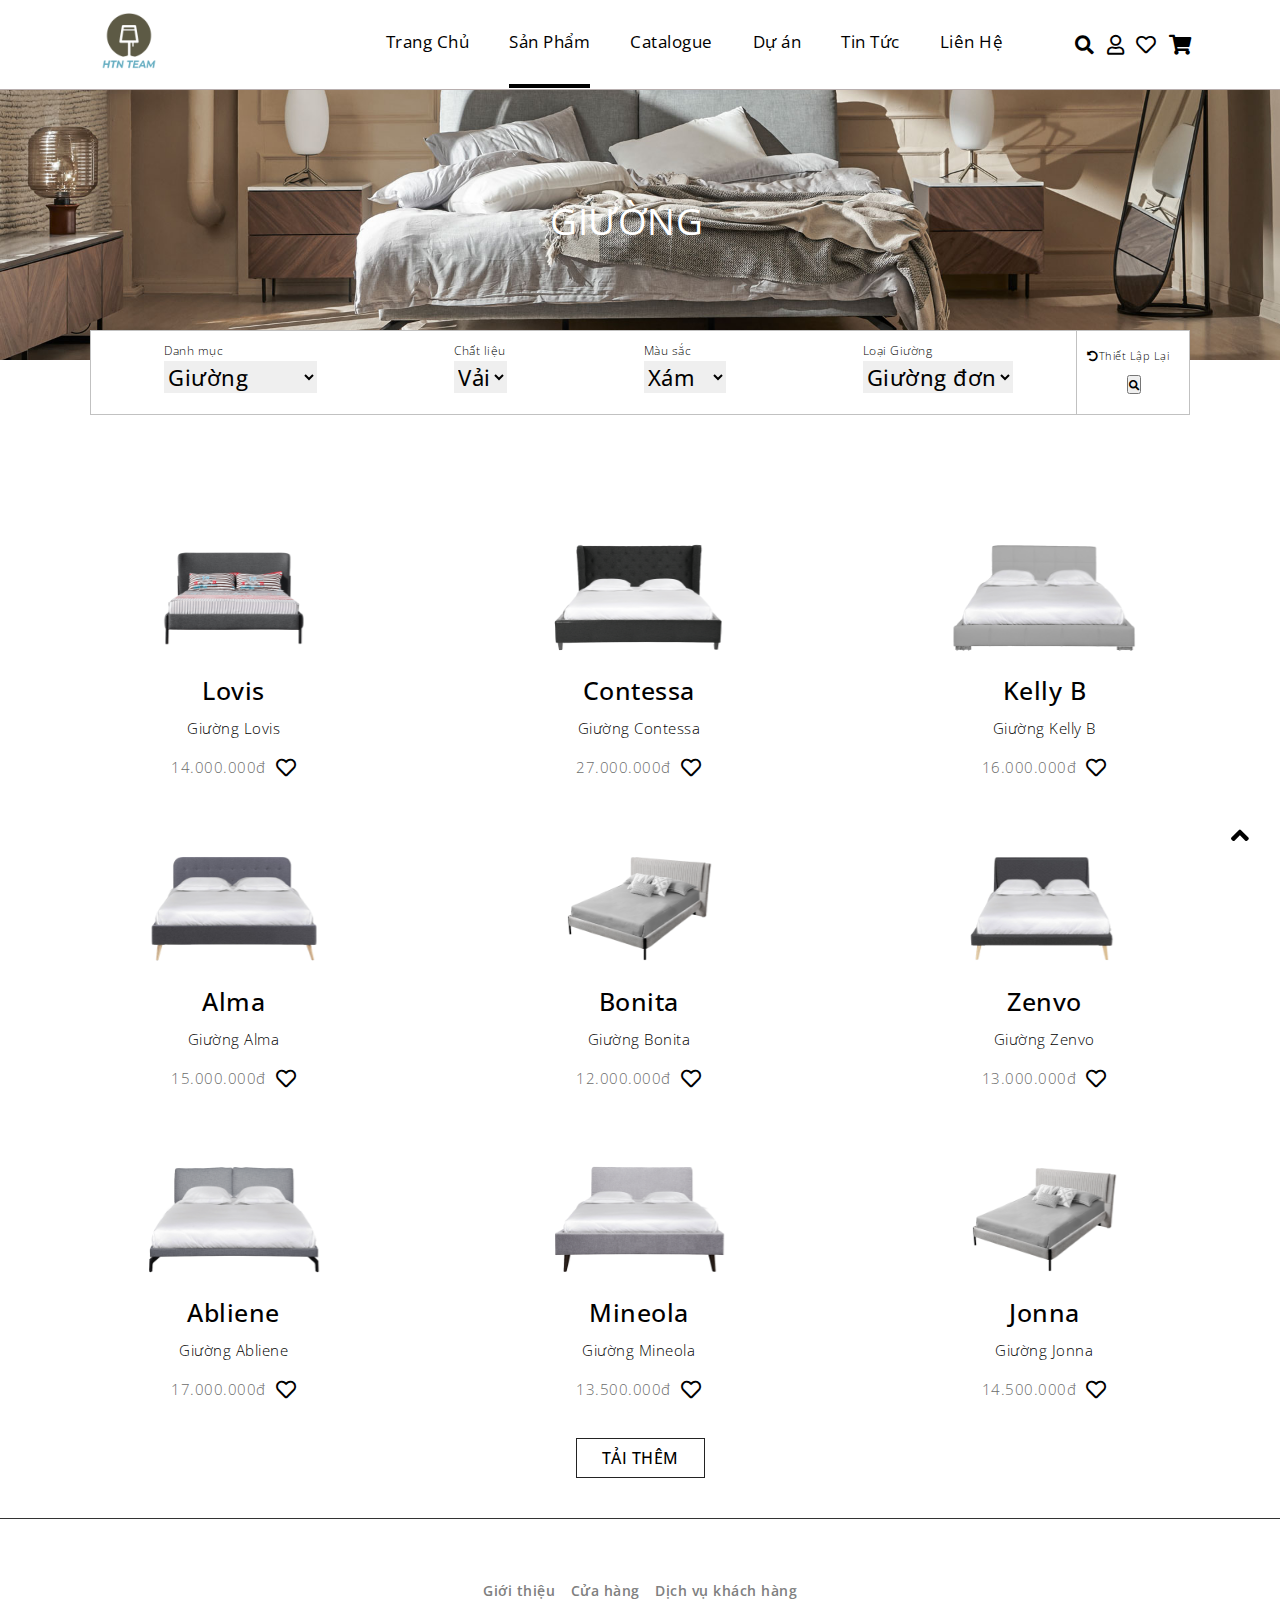
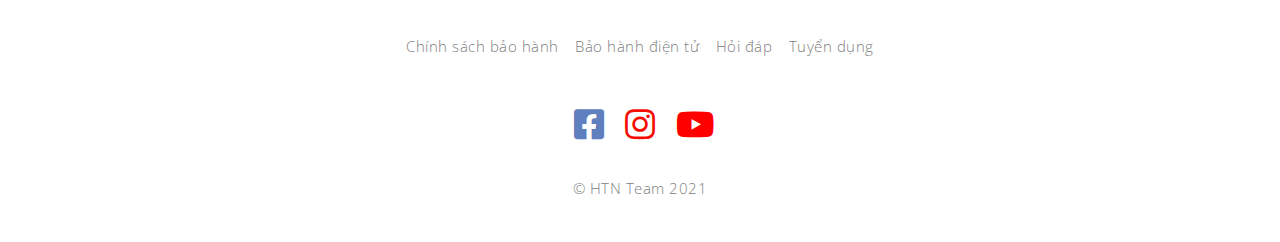
<file: tabgiuong.html>
<!DOCTYPE html>
<html lang="en">
<head>
    <meta charset="UTF-8">
    <meta http-equiv="X-UA-Compatible" content="IE=edge">
    <meta name="viewport" content="width=device-width, initial-scale=1.0">
    <title>Giường</title>
    <link rel="stylesheet" href="./css/tabgiuong.css">
    <link rel="stylesheet" href="./css/base.css">
    <link rel="stylesheet" href="./css/style.css">
    <link rel="stylesheet" href="https://cdnjs.cloudflare.com/ajax/libs/font-awesome/5.15.1/css/all.min.css">
    <link href="https://fonts.googleapis.com/css2?family=Open+Sans:ital,wght@0,300;0,400;1,300&display=swap" rel="stylesheet">
</head>
<body>
    <div class="header__page">
        <div class="nav__logo">
            <a href="./index.html"><img src="./img/LOGO_TEAM_NEW.png" alt="Logo Team"></a>
        </div>
        <div class="nav__list-menu">
            <ul class="list-menu">
                <li class="hv-bot"><a href="./index.html">Trang Chủ</a></li>
                <li class="hv-bot">
                    <a href="#" id="underline">Sản Phẩm</a>
                    <ul class="list-menu-drop">
                        <li>
                            <div>
                                <a href="./tabban.html">Bàn</a>
                            </div>
                        </li>
                        <li>
                            <div>
                                <a href="./tabghe.html">Ghế</a>
                            </div>
                        </li>
                        <li>
                            <div>
                                <a href="./tabsofa.html">SOFA</a>
                            </div>
                        </li>
                        <li>
                            <div>
                                <a href="./tabtu.html">Tủ</a>
                            </div>
                        </li>
                        <li>
                            <div>
                                <a href="./tabgiuong.html">Giường</a>
                            </div>
                        </li>
                        <li>
                            <div>
                                <a href="./tabdtt.html">Đồ trang trí</a>
                            </div>
                        </li>
                    </ul>
                    </li>
                    <li class="hv-bot"><a href="#">Catalogue</a></li>
                    <li class="hv-bot"><a href="./tabduan.html">Dự án</a></li>
                    <li class="hv-bot">
                        <a href="#">Tin Tức</a>
                        <ul class="list-menu-drop">
                            <li>
                                <div>
                                    <a href="./news.html">Tin Tức</a>
                                </div>
                            </li>
                            <li>
                                <div>
                                    <a href="./living-space.html">Không Gian Sống</a>
                                </div>
                            </li>
                            <li>
                                <div>
                                    <a href="./promotion.html">Khuyến Mại</a>
                                </div>
                            </li>
                        </ul>
                    </li>
                <li class="hv-bot"><a href="./contact.html">Liên Hệ</a></li>
            </ul>
        <div class="list-icon">
            <div class="search-bar">
                <a href="#"><i class="fas fa-search"></i></a>
            </div>
            <a href="./account.html"><i class="far fa-user"></i></a>
            <a href="#"><i class="far fa-heart"></i></a>
            <a href="./cart.html" class="shopping-cart-a">
                <i class="fas fa-shopping-cart"></i>
                    <!-- <div class="square-up">
                        <i class="far fa-caret-square-up"></i>
                    </div> -->
                <div class="shopping-cart">
                    <p>Tổng:200.000VND</p>
                    <button onclick="location.href='./cart.html'" type="button">Xem giỏ hàng</button>
                </div>
            </a>
            <label for="check__hidden"></label>
            <li>
              <label for="check__hidden">
                <i class="fas fa-bars menu-bar"></i>
              </label>
            </li>
        </div>
    </div>

    <input type="checkbox" name="" id="check__hidden">
    <div class="sidebar">
        <ul class="list-menu-mobile">
        <li><a href="./index.html">Trang Chủ</a></li>
        <li>
            <a href="#">Sản Phẩm</a>
            <label for="check_menu_nw" class="check_menu-drop"><i class="fas fa-chevron-down"></i></label>
                <input type="checkbox" id="check_menu_nw">
            <ul class="list-menu-drop-mobile">
                <li>
                    <div>
                        <a href="./news.html">Bàn</a>
                    </div>
                </li>
                <li>
                    <div>
                        <a href="./living-space.html">Ghê</a>
                    </div>
                </li>
                <li>
                    <div>
                        <a href="./promotion.html">Sofa</a>
                    </div>
                </li>
                <li>
                    <div>
                        <a href="./promotion.html">Tủ</a>
                    </div>
                </li>
                <li>
                    <div>
                        <a href="./promotion.html">Giường</a>
                    </div>
                </li>
                <li>
                    <div>
                        <a href="./promotion.html">Đồ tang trí</a>
                    </div>
                </li>
            </ul>
            </li>
            <li><a href="#">Catalogue</a></li>
            <li><a href="./tabduan.html">Dự án</a></li>
            <li>
                <a href="#">Tin Tức</a>
                <label for="check_menu" class="check_menu-drop"><i class="fas fa-chevron-down"></i></label>
                <input type="checkbox" id="check_menu">
                <ul class="list-menu-drop-mobile">
                    <li>
                        <div>
                            <a href="./news.html">Tin Tức</a>
                        </div>
                    </li>
                    <li>
                        <div>
                            <a href="./living-space.html">Không Gian Sống</a>
                        </div>
                    </li>
                    <li>
                        <div>
                            <a href="./promotion.html">Khuyến Mại</a>
                        </div>
                    </li>
                </ul>
            </li>
            <li><a href="./contact.html">Liên Hệ</a></li>
        </ul>
    </div>
</div>
    
    <div class="banner">
        <div class="div-text">
            <h1>GIƯỜNG</h1>
        </div>
    </div>
    <div class="filter" >
        <div class="menu-filter">
            <div> Danh mục </div>
            <select class="drop-op">                                    
                <option value=""> Giường </option>
                <option value="" > Bàn </option>
                <option value="">Ghế</option>
                <option value="">Sofa</option>
                <option value="">Tủ</option>
                <option value="">Đồ Trang Trí</option>
                <option value="">Sale Off</option>
                <option value="">Outlet</option>
            </select>
        </div>
         <div class="menu-filter">
            <div> Chất liệu</div>
            <select class="drop-op">                                    
                <option value=""> Vải </option>
                <!-- <option value=""> Sofa 2 Chỗ </option>
                <option value=""> Sofa 3 Chỗ </option>
                <option value="">Sofa 4 Chỗ</option>
                <option value="">Sofa Góc</option>
                <option value="">Sofa Giường</option> -->
            </select>

        </div>
         <div class="menu-filter">
            <div> Màu sắc</div>
            <select class="drop-op">                                    
                <option value="">Xám  </option>
                <option value="">Trắng</option>
                <!-- <option value="">Da</option> -->
            </select>
        </div>
        <div class="menu-filter">
            <div> Loại Giường</div>
            <select class="drop-op">                                    
                <option value=""> Giường đơn </option>
                <option value=""> Giường đôi </option>
                <!-- <option value="">Đen</option>
                <option value="">Xám</option>
                <option value="">Kem</option>
                <option value="">Đỏ </option>
                <option value="">Xanh Lá</option>
                <option value="">Cam</option>
                <option value="">Khác</option> -->
            </select>
        </div>
        <div class="menu-filter2">
            <div class="icon-reload">
                    <a href="#"><i class="fas fa-undo-alt"></i></a>
                <div> Thiết Lập Lại </div>
            </div>
            <div class="icon-tim">
                <button><a href="#"><i class="fas fa-search"></i></a></button>
            </div>
            
        </div>
    </div>
    <div class="main">
            <div class="list-sofa1">
                <table class="item">
                    <tr>
                        <td><img src="img/tabgiuong/anhgiuong3.png" alt="" srcset=""></td>
                        <td><img src="img/tabgiuong/anhgiuong4.png" alt="" srcset=""></td>
                        <td><img src="img/tabgiuong/anhgiuong5.png" alt="" srcset=""><td>
                    </tr>
                    <tr>
                        <td>
                            <p class="namesf">Lovis</p>
                            <p class="title">Giường Lovis</p>
                            
                            <div class="main-icon">
                              <p class="price">14.000.000đ </p>  
                                <a href="#"><i class="far fa-heart"></i></a>
                            </div>
                        </td>
                        <td>
                            <p class="namesf" >Contessa</p>
                            <p class="title">Giường Contessa</p>
                            
                            <div class="main-icon">
                                <p class="price">27.000.000đ</p>
                                <a href="#"><i class="far fa-heart"></i></a>
                            </div>
                        </td>
                        <td>
                            <p class="namesf">Kelly B</p>
                            <p class="title">Giường Kelly B</p>
                            
                            <div class="main-icon">
                                <p class="price">16.000.000đ</p>
                                <a href="#"><i class="far fa-heart"></i></a>
                            </div>
                        </td>
                    </tr>
                </table>
            </div>
            <div class="list-sofa1">
                <table class="item">
                    <tr>
                        <td><img src="img/tabgiuong/anhgiuong6.png" alt="" srcset=""></td>
                        <td><img src="img/tabgiuong/anhgiuong7.png" alt="" srcset=""></td>
                        <td><img src="img/tabgiuong/anhgiuong8.png" alt="" srcset=""><td>
                    </tr>
                    <tr>
                        <td>
                            <p class="namesf">Alma</p>
                            <p class="title">Giường Alma</p>
                            
                            <div class="main-icon">
                                <p class="price">15.000.000đ</p>
                                <a href="#"><i class="far fa-heart"></i></a>
                            </div>
                        </td>
                        <td>
                            <p class="namesf" >Bonita</p>
                            <p class="title">Giường Bonita</p>
                            
                            <div class="main-icon">
                                <p class="price">12.000.000đ</p>
                                <a href="#"><i class="far fa-heart"></i></a>
                            </div>
                        </td>
                        <td>
                            <p class="namesf">Zenvo</p>
                            <p class="title">Giường Zenvo</p>
                            
                            <div class="main-icon">
                                <p class="price">13.000.000đ</p>
                                <a href="#"><i class="far fa-heart"></i></a>
                            </div>
                        </td>
                    </tr>
                </table>
            </div>
            <div class="list-sofa1">
                <table class="item">
                    <tr>
                        <td><img src="img/tabgiuong/anhgiuong9.png" alt="" srcset=""></td>
                        <td><img src="img/tabgiuong/anhgiuong10.png" alt="" srcset=""></td>
                        <td><img src="img/tabgiuong/anhgiuong7.png" alt="" srcset=""><td>
                    </tr>
                    <tr>
                        <td>
                            <p class="namesf">Abliene</p>
                            <p class="title">Giường Abliene</p>
                            
                            <div class="main-icon">
                                <p class="price">17.000.000đ</p>
                                <a href="#"><i class="far fa-heart"></i></a>
                            </div>
                        </td>
                        <td>
                            <p class="namesf" >Mineola</p>
                            <p class="title">Giường Mineola </p>
                            
                            <div class="main-icon">
                                <p class="price">13.500.000đ</p>
                                <a href="#"><i class="far fa-heart"></i></a>
                            </div>
                        </td>
                        <td>
                            <p class="namesf">Jonna</p>
                            <p class="title">Giường Jonna</p>
                            
                            <div class="main-icon">
                                <p class="price">14.500.000đ</p>
                                <a href="#"><i class="far fa-heart"></i></a>
                            </div>
                        </td>
                    </tr>
                </table>
            </div>
            <!-- <div class="list-sofa1">
                <table class="item">
                    <tr>
                        <td><img src="img/tabsofa/anhsf10.png" alt="" srcset=""></td>
                        <td><img src="img/tabsofa/anhsf11.png" alt="" srcset=""></td>
                        <td><img src="img/tabsofa/anhsf12.png" alt="" srcset=""><td>
                    </tr>
                    <tr>
                        <td>
                            <p class="namesf">Norwich</p>
                            <p class="title">Sofa góc Norwich</p>
                            <p class="price">25.000.000đ</p>
                            <div class="main-icon">
                                <a href="#"><i class="far fa-heart"></i></a>
                            </div>
                        </td>
                        <td>
                            <p class="namesf" >Amery</p>
                            <p class="title">Sofa Amery 3 chỗ</p>
                            <p class="price"> 65.000.000đ</p>
                            <div class="main-icon">
                                <a href="#"><i class="far fa-heart"></i></a>
                            </div>
                        </td>
                        <td>
                            <p class="namesf">Perth</p>
                            <p class="title">Sofa góc Perth</p>
                            <p class="price">38.000.000đ</p>
                            <div class="main-icon">
                                <a href="#"><i class="far fa-heart"></i></a>
                            </div>
                        </td>
                    </tr>
                </table>
            </div>
            <div class="list-sofa1">
                <table class="item">
                    <tr>   
                        <td><img src="img/tabsofa/anhsf13.png" alt="" srcset=""></td>
                        <td><img src="img/tabsofa/anhsf14.png" alt="" srcset=""></td>
                        <td><img src="img/tabsofa/anhsf15.png" alt="" srcset=""><td>
                    </tr>
                    <tr>
                        <td>
                            <p class="namesf">Denver</p>
                            <p class="title">Sofa Denver 2.5 chỗ</p>
                            <p class="price">15.500.000đ</p>
                            <div class="main-icon">
                                <a href="#"><i class="far fa-heart"></i></a>
                            </div>
                            
                        </td>
                        <td>
                            <p class="namesf" >Girona</p>
                            <p class="title">Sofa góc Girona</p>
                            <p class="price"> 45.000.000đ</p>
                            <div class="main-icon">
                                <a href="#"><i class="far fa-heart"></i></a>
                            </div>
                        </td>
                        <td>
                            <p class="namesf">Andersen</p>
                            <p class="title">Sofa Andersen 3 chỗ</p>
                            <p class="price">60.000.000đ</p>
                            <div class="main-icon">
                                <a href="#"><i class="far fa-heart"></i></a>
                            </div>
                        </td>
                    </tr>
                </table>

            </div> -->
            <div class="text-center">
                <a href="#" class="btn">TẢI THÊM</a>
            </div>
     </div>
     <div class="footer">
        <div class="row1">
            <a href="#">Giới thiệu</a>
            <a href="#">Cửa hàng</a>
            <a href="#">Dịch vụ khách hàng</a>
        </div>

        <div class="row2">
            <a href="#">Chính sách bảo hành</a>
            <a href="#">Bảo hành điện tử</a>
            <a href="#">Hỏi đáp</a>
            <a href="">Tuyển dụng</a>
        </div>

        <div class="social">
            <a href="https://www.facebook.com/" class="social-face"><i class="fab fa-facebook-square"></i></a>
            <a href="https://www.instagram.com/" class="social-insta"><i class="fab fa-instagram"></i></a>
            <a href="https://www.youtube.com/" class="social-youtube"><i class="fab fa-youtube"></i></a>
        </div>

        <div class="copyright">
            <span>© HTN Team 2021</span> 
        </div>

        <div class="div-backtop">
            <div class="backtop" id="backtop" onclick="goToTop()">
            <i class="fas fa-angle-up"></i>
            </div>
        </div>
    </div>
</body>
</html>
</file>
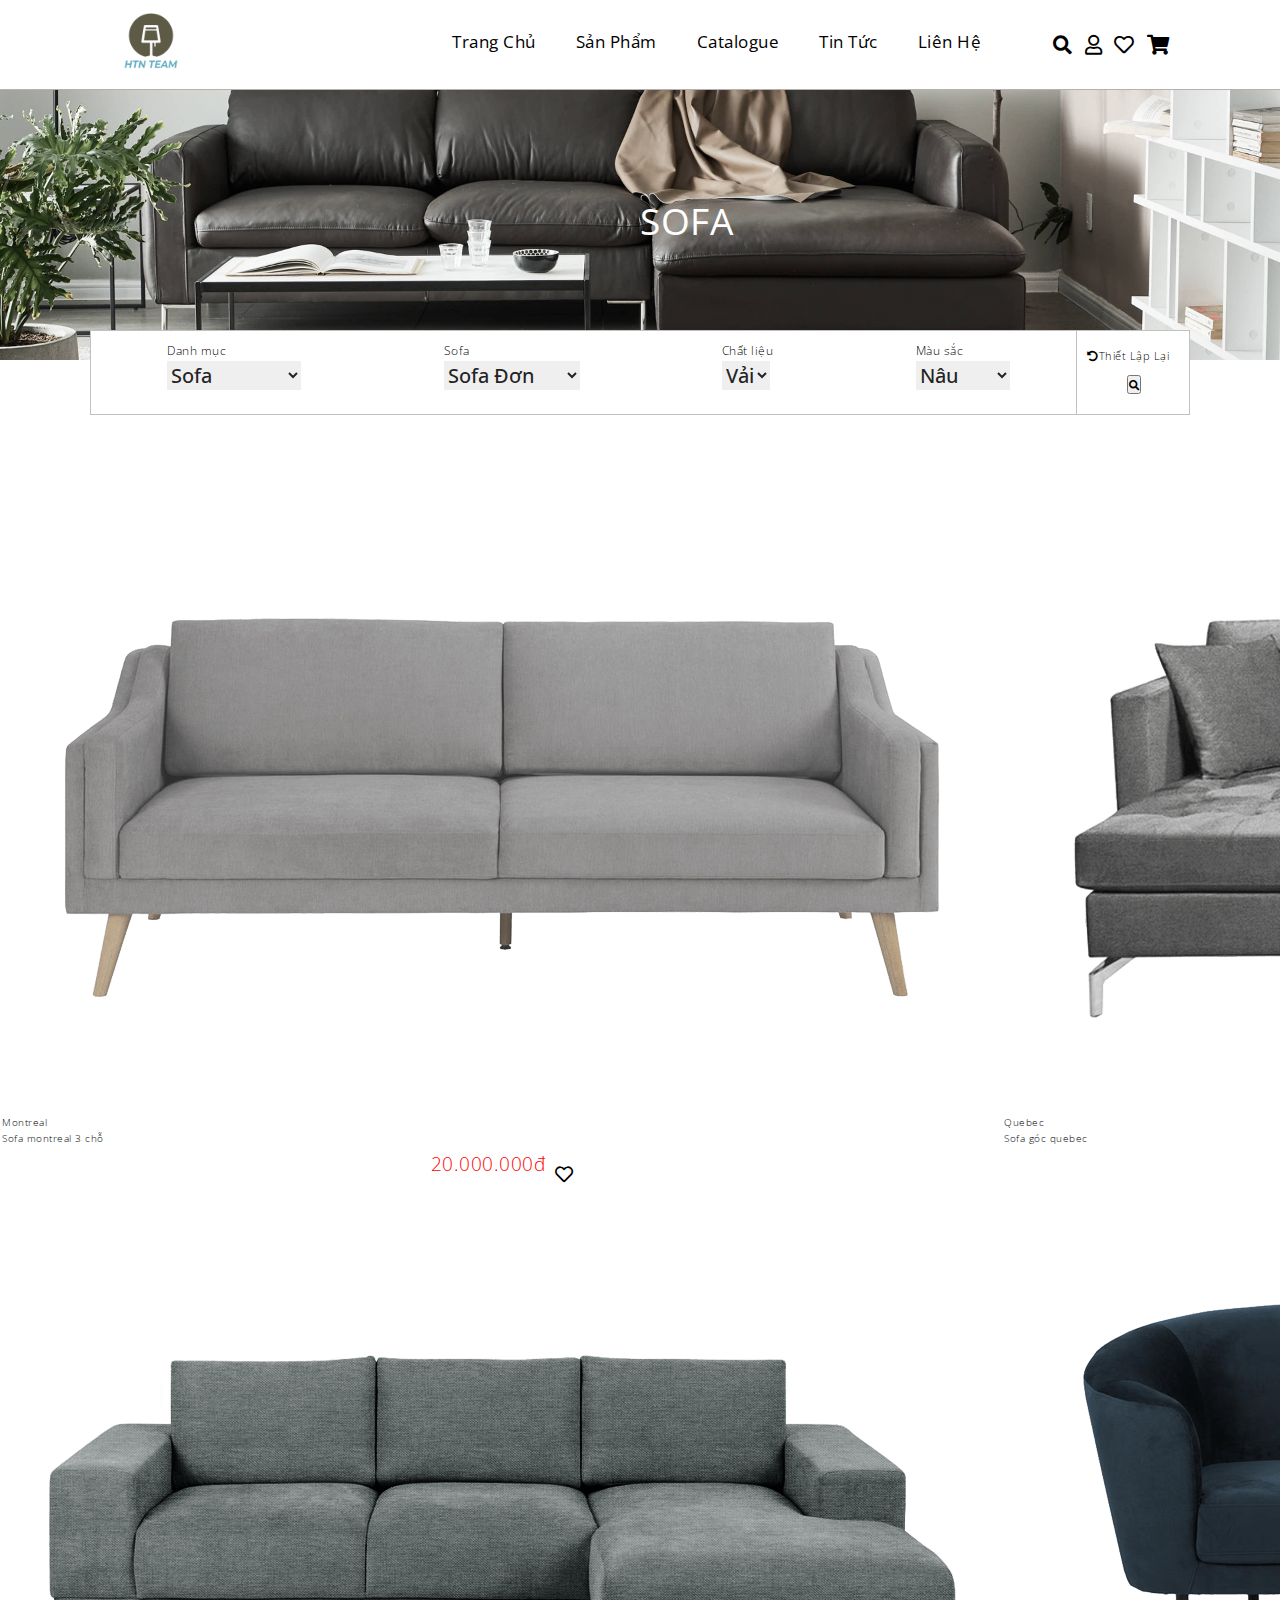
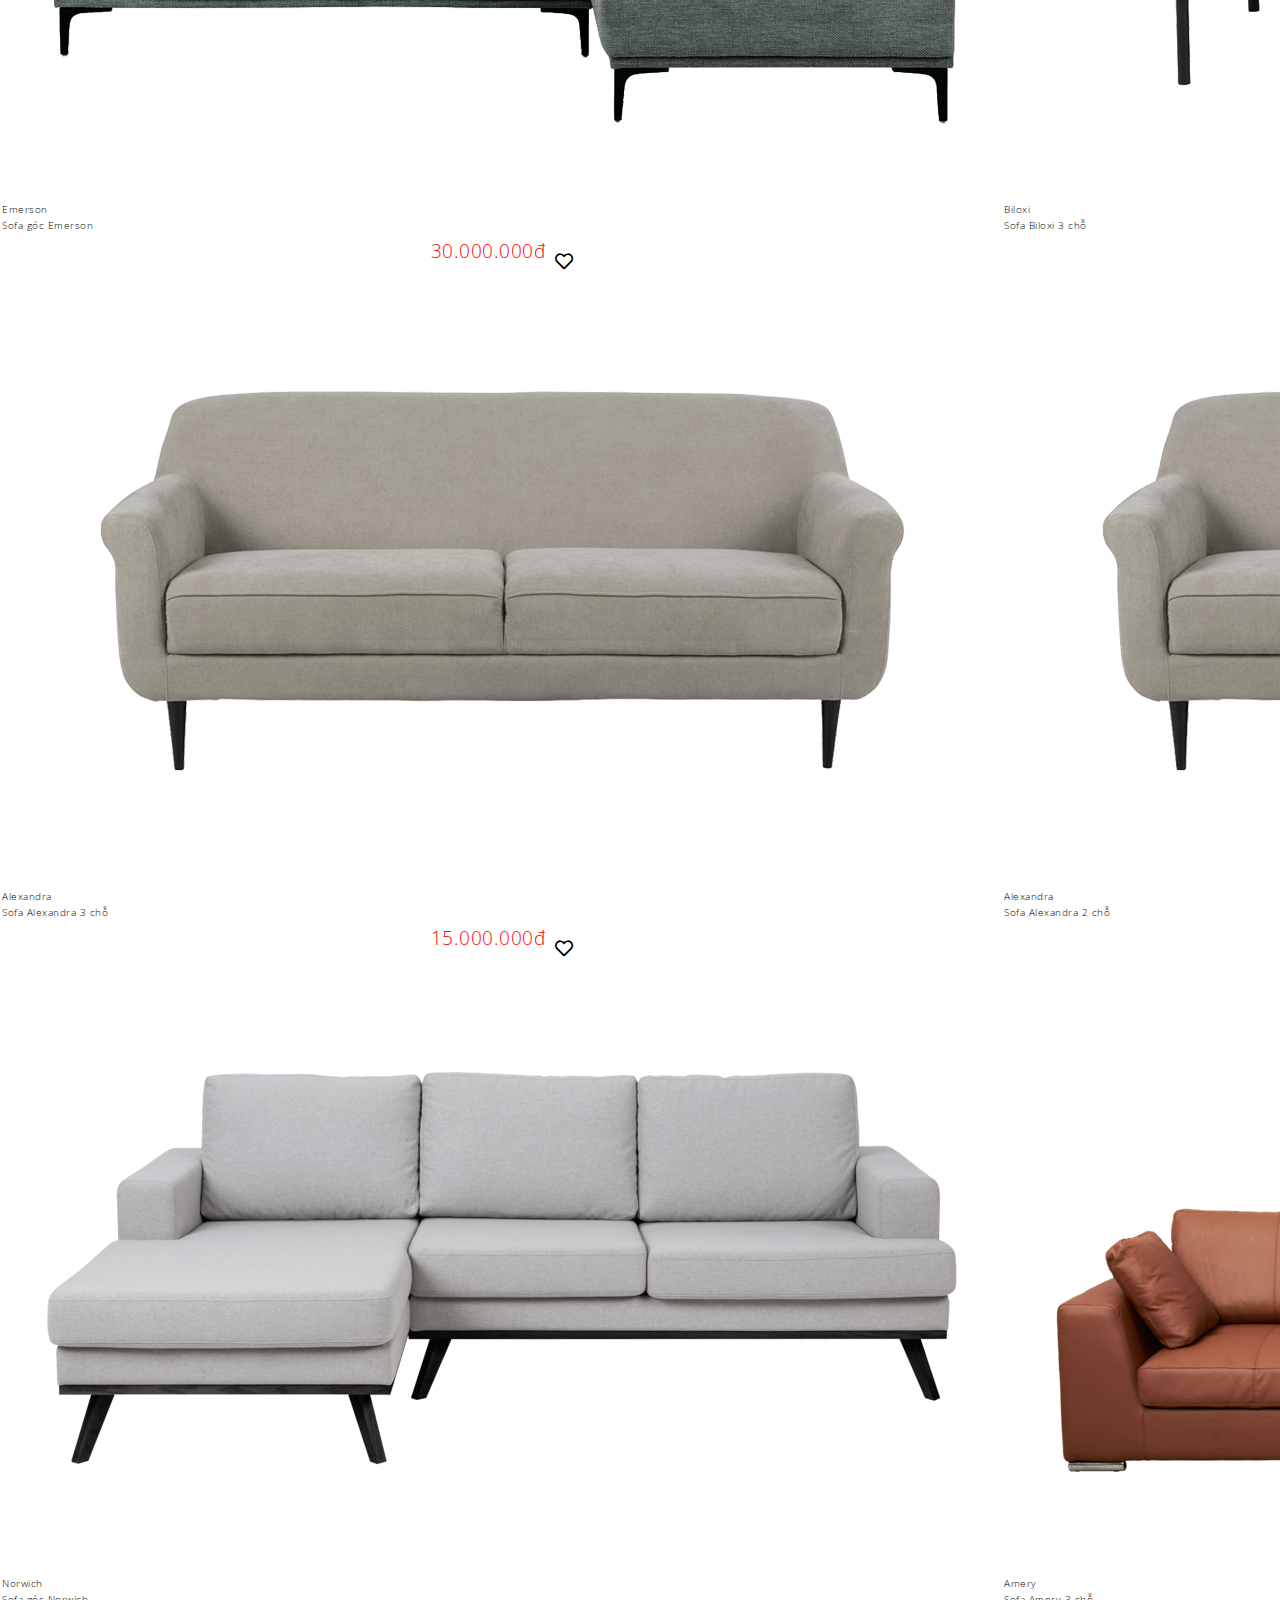
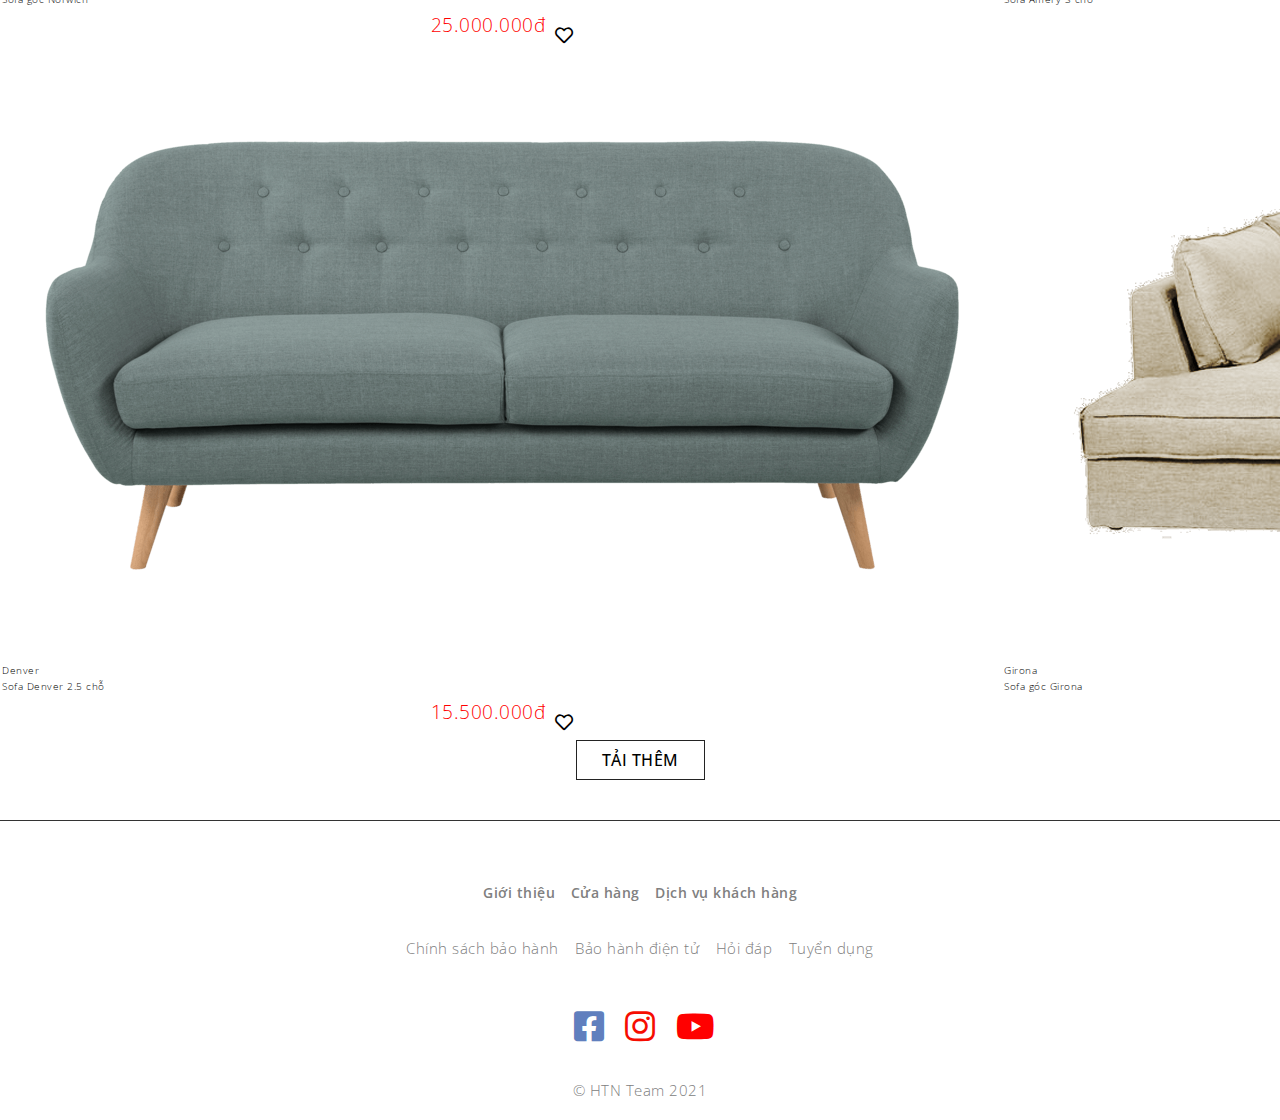
<file: tabsofa.html>
<!DOCTYPE html>
<html lang="en">
<head>
    <meta charset="UTF-8">
    <meta http-equiv="X-UA-Compatible" content="IE=edge">
    <meta name="viewport" content="width=device-width, initial-scale=1.0">
    <title>SOFA</title>
    <link rel="stylesheet" href="./css/tabsofa.css">
    <link rel="stylesheet" href="./css/base.css">
    <link rel="stylesheet" href="./css/style.css">
    <link rel="stylesheet" href="https://cdnjs.cloudflare.com/ajax/libs/font-awesome/5.15.1/css/all.min.css">
    <link href="https://fonts.googleapis.com/css2?family=Open+Sans:ital,wght@0,300;0,400;1,300&display=swap" rel="stylesheet">
</head>
<body>
    <div class="header__page">
        <div class="nav__logo">
            <img src="./img/LOGO_TEAM_NEW.png" alt="Logo Team">
        </div>
        <div class="nav__list-menu">
            <ul class="list-menu">
                <li><a href="./index.html">Trang Chủ</a></li>
                <li>
                    <a href="#">Sản Phẩm</a>
                    <ul class="list-menu-drop">
                        <li>
                            <div>
                                <a href="./tabban.html">Bàn</a>
                            </div>
                        </li>
                        <li>
                            <div>
                                <a href="./tabghe.html">Ghế</a>
                            </div>
                        </li>
                        <li>
                            <div>
                                <a href="./tabsofa.html">SOFA</a>
                            </div>
                        </li>
                        <li>
                            <div>
                                <a href="./promotion.html">Tivi</a>
                            </div>
                        </li>
                        <li>
                            <div>
                                <a href="./promotion.html">Tủ Lạnh</a>
                            </div>
                        </li>
                    </ul>
                </li>
                <li><a href="#">Catalogue</a></li>
                <li>
                    <a href="#">Tin Tức</a>
                    <ul class="list-menu-drop">
                        <li>
                            <div>
                                <a href="./news.html">Tin Tức</a>
                            </div>
                        </li>
                        <li>
                            <div>
                                <a href="./living-space.html">Không Gian Sống</a>
                            </div>
                        </li>
                        <li>
                            <div>
                                <a href="./promotion.html">Khuyến Mại</a>
                            </div>
                        </li>
                    </ul>
                </li>
                <li><a href="./contact.html">Liên Hệ</a></li>
            </ul>
            <div class="list-icon">
                <div class="search-bar">
                    <a href="#"><i class="fas fa-search"></i></a>
                </div>
                <a href="./account.html"><i class="far fa-user"></i></a>
                <a href="#"><i class="far fa-heart"></i></a>
                <a href="#" class="shopping-cart-a">
                    <i class="fas fa-shopping-cart"></i>
                        <!-- <div class="square-up">
                            <i class="far fa-caret-square-up"></i>
                        </div> -->
                    <div class="shopping-cart">
                        <p>Tổng:200.000VND</p>
                        <button onclick="location.href='./cart.html'" type="button">Xem giỏ hàng</button>
                    </div>
                </a>
                <li>
                    <i class="fas fa-bars menu-bar"></i>
                </li>
            </div>
        </div> 
    </div>
    <div class="banner">
        <div class="div-text">
            <h1>SoFa</h1>
        </div>
    </div>
    <div class="filter" >
        <div class="menu-filter">
            <div> Danh mục </div>
            <select class="drop-op">                                    
                <option value=""> Sofa </option>
                <option value="" > Bàn </option>
                <option value="">Ghế</option>
                <option value="">Giường</option>
                <option value="">Tủ</option>
                <option value="">Đồ Trang Trí</option>
                <option value="">Sale Off</option>
                <option value="">Outlet</option>
            </select>
        </div>
         <div class="menu-filter">
            <div> Sofa</div>
            <select class="drop-op">                                    
                <option value=""> Sofa Đơn </option>
                <option value=""> Sofa 2 Chỗ </option>
                <option value=""> Sofa 3 Chỗ </option>
                <option value="">Sofa 4 Chỗ</option>
                <option value="">Sofa Góc</option>
                <option value="">Sofa Giường</option>
            </select>

        </div>
         <div class="menu-filter">
            <div> Chất liệu</div>
            <select class="drop-op">                                    
                <option value=""> Vải  </option>
                <option value=""> Pu</option>
                <option value="">Da</option>
            </select>
        </div>
        <div class="menu-filter">
            <div> Màu sắc</div>
            <select class="drop-op">                                    
                <option value=""> Nâu </option>
                <option value=""> Trắng </option>
                <option value="">Đen</option>
                <option value="">Xám</option>
                <option value="">Kem</option>
                <option value="">Đỏ </option>
                <option value="">Xanh Lá</option>
                <option value="">Cam</option>
                <option value="">Khác</option>
            </select>
        </div>
        <div class="menu-filter2">
            <div class="icon-reload">
                    <a href="#"><i class="fas fa-undo-alt"></i></a>
                <div> Thiết Lập Lại </div>
            </div>
            <div class="icon-tim">
                <button><a href="#"><i class="fas fa-search"></i></a></button>
            </div>
            
        </div>
    </div>
    <div class="main">
            <div class="list-sofa1">
                <table class="item">
                    <tr>
                        <td><img src="img/tabsofa/anhsf1.png" alt="" srcset=""></td>
                        <td><img src="img/tabsofa/anhsf2.png" alt="" srcset=""></td>
                        <td><img src="img/tabsofa/anhsf3.png" alt="" srcset=""><td>
                    </tr>
                    <tr>
                        <td>
                            <p class="namesf">Montreal</p>
                            <p class="title">Sofa montreal 3 chỗ</p>
                            <div class="main-icon">
                                <p class="price">20.000.000đ </p>
                                <a href="#"><i class="far fa-heart"></i></a>
                            </div>
                        </td>
                        <td>
                            <p class="namesf" >Quebec</p>
                            <p class="title">Sofa góc quebec</p>
                            <div class="main-icon">
                                <p class="price">17.000.000đ</p>
                                <a href="#"><i class="far fa-heart"></i></a>
                            </div>
                        </td>
                        <td>
                            <p class="namesf">Yukon</p>
                            <p class="title">Sofa yukon 3 chỗ</p>
                            <div class="main-icon">
                                <p class="price">20.000.000đ</p>
                                <a href="#"><i class="far fa-heart"></i></a>
                            </div>
                        </td>
                    </tr>
                </table>
            </div>
            <div class="list-sofa1">
                <table class="item">
                    <tr>
                        <td><img src="img/tabsofa/anhsf4.png" alt="" srcset=""></td>
                        <td><img src="img/tabsofa/anhsf5.png" alt="" srcset=""></td>
                        <td><img src="img/tabsofa/anhsf6.png" alt="" srcset=""><td>
                    </tr>
                    <tr>
                        <td>
                            <p class="namesf">Emerson</p>
                            <p class="title">Sofa góc Emerson</p>
                            <div class="main-icon">
                                <p class="price">30.000.000đ</p>
                                <a href="#"><i class="far fa-heart"></i></a>
                            </div>
                        </td>
                        <td>
                            <p class="namesf" >Biloxi</p>
                            <p class="title">Sofa Biloxi 3 chỗ</p>
                            <div class="main-icon">
                                <p class="price">18.000.000đ</p>
                                <a href="#"><i class="far fa-heart"></i></a>
                            </div>
                        </td>
                        <td>
                            <p class="namesf">Biloxi</p>
                            <p class="title">Sofa Biloxi 2 chỗ</p>
                            <div class="main-icon">
                                <p class="price">15.000.000đ</p>
                                <a href="#"><i class="far fa-heart"></i></a>
                            </div>
                        </td>
                    </tr>
                </table>
            </div>
            <div class="list-sofa1">
                <table class="item">
                    <tr>
                        <td><img src="img/tabsofa/anhsf7.png" alt="" srcset=""></td>
                        <td><img src="img/tabsofa/anhsf8.png" alt="" srcset=""></td>
                        <td><img src="img/tabsofa/anhsf9.png" alt="" srcset=""><td>
                    </tr>
                    <tr>
                        <td>
                            <p class="namesf">Alexandra</p>
                            <p class="title">Sofa Alexandra 3 chỗ</p>
                            <div class="main-icon">
                                <p class="price">15.000.000đ</p>
                                <a href="#"><i class="far fa-heart"></i></a>
                            </div>
                        </td>
                        <td>
                            <p class="namesf" >Alexandra</p>
                            <p class="title">Sofa Alexandra 2 chỗ </p>
                            <div class="main-icon">
                                <p class="price">13.000.000đ</p>
                                <a href="#"><i class="far fa-heart"></i></a>
                            </div>
                        </td>
                        <td>
                            <p class="namesf">Jonna</p>
                            <p class="title">Sofa Jonna 3 chỗ</p>
                            <div class="main-icon">
                                <p class="price">19.500.000đ</p>
                                <a href="#"><i class="far fa-heart"></i></a>
                            </div>
                        </td>
                    </tr>
                </table>
            </div>
            <div class="list-sofa1">
                <table class="item">
                    <tr>
                        <td><img src="img/tabsofa/anhsf10.png" alt="" srcset=""></td>
                        <td><img src="img/tabsofa/anhsf11.png" alt="" srcset=""></td>
                        <td><img src="img/tabsofa/anhsf12.png" alt="" srcset=""><td>
                    </tr>
                    <tr>
                        <td>
                            <p class="namesf">Norwich</p>
                            <p class="title">Sofa góc Norwich</p>
                            <div class="main-icon">
                                <p class="price">25.000.000đ</p>
                                <a href="#"><i class="far fa-heart"></i></a>
                            </div>
                        </td>
                        <td>
                            <p class="namesf" >Amery</p>
                            <p class="title">Sofa Amery 3 chỗ</p>
                            <div class="main-icon">
                                <p class="price"> 65.000.000đ</p>
                                <a href="#"><i class="far fa-heart"></i></a>
                            </div>
                        </td>
                        <td>
                            <p class="namesf">Perth</p>
                            <p class="title">Sofa góc Perth</p>
                            <div class="main-icon">
                                <p class="price">38.000.000đ</p>
                                <a href="#"><i class="far fa-heart"></i></a>
                            </div>
                        </td>
                    </tr>
                </table>
            </div>
            <div class="list-sofa1">
                <table class="item">
                    <tr>   
                        <td><img src="img/tabsofa/anhsf13.png" alt="" srcset=""></td>
                        <td><img src="img/tabsofa/anhsf14.png" alt="" srcset=""></td>
                        <td><img src="img/tabsofa/anhsf15.png" alt="" srcset=""><td>
                    </tr>
                    <tr>
                        <td>
                            <p class="namesf">Denver</p>
                            <p class="title">Sofa Denver 2.5 chỗ</p>
                            <div class="main-icon">
                                <p class="price">15.500.000đ</p>
                                <a href="#"><i class="far fa-heart"></i></a>
                            </div>
                            
                        </td>
                        <td>
                            <p class="namesf" >Girona</p>
                            <p class="title">Sofa góc Girona</p>
                            <div class="main-icon">
                                <p class="price"> 45.000.000đ</p>
                                <a href="#"><i class="far fa-heart"></i></a>
                            </div>
                        </td>
                        <td>
                            <p class="namesf">Andersen</p>
                            <p class="title">Sofa Andersen 3 chỗ</p>
                            <div class="main-icon">
                                <p class="price">60.000.000đ</p>
                                <a href="#"><i class="far fa-heart"></i></a>
                            </div>
                        </td>
                    </tr>
                </table>

            </div>
            <div class="text-center">
                <a href="#" class="btn">TẢI THÊM</a>
            </div>

     </div>
    <div class="footer">
            <div class="row1">
                <a href="#">Giới thiệu</a>
                <a href="#">Cửa hàng</a>
                <a href="#">Dịch vụ khách hàng</a>
            </div>
    
            <div class="row2">
                <a href="#">Chính sách bảo hành</a>
                <a href="#">Bảo hành điện tử</a>
                <a href="#">Hỏi đáp</a>
                <a href="">Tuyển dụng</a>
            </div>
    
            <div class="social">
                <a href="https://www.facebook.com/" class="social-face"><i class="fab fa-facebook-square"></i></a>
                <a href="https://www.instagram.com/" class="social-insta"><i class="fab fa-instagram"></i></a>
                <a href="https://www.youtube.com/" class="social-youtube"><i class="fab fa-youtube"></i></a>
            </div>
    
            <div class="copyright">
                <span>© HTN Team 2021</span> 
            </div>
     </div>
</body>
</html>
</file>
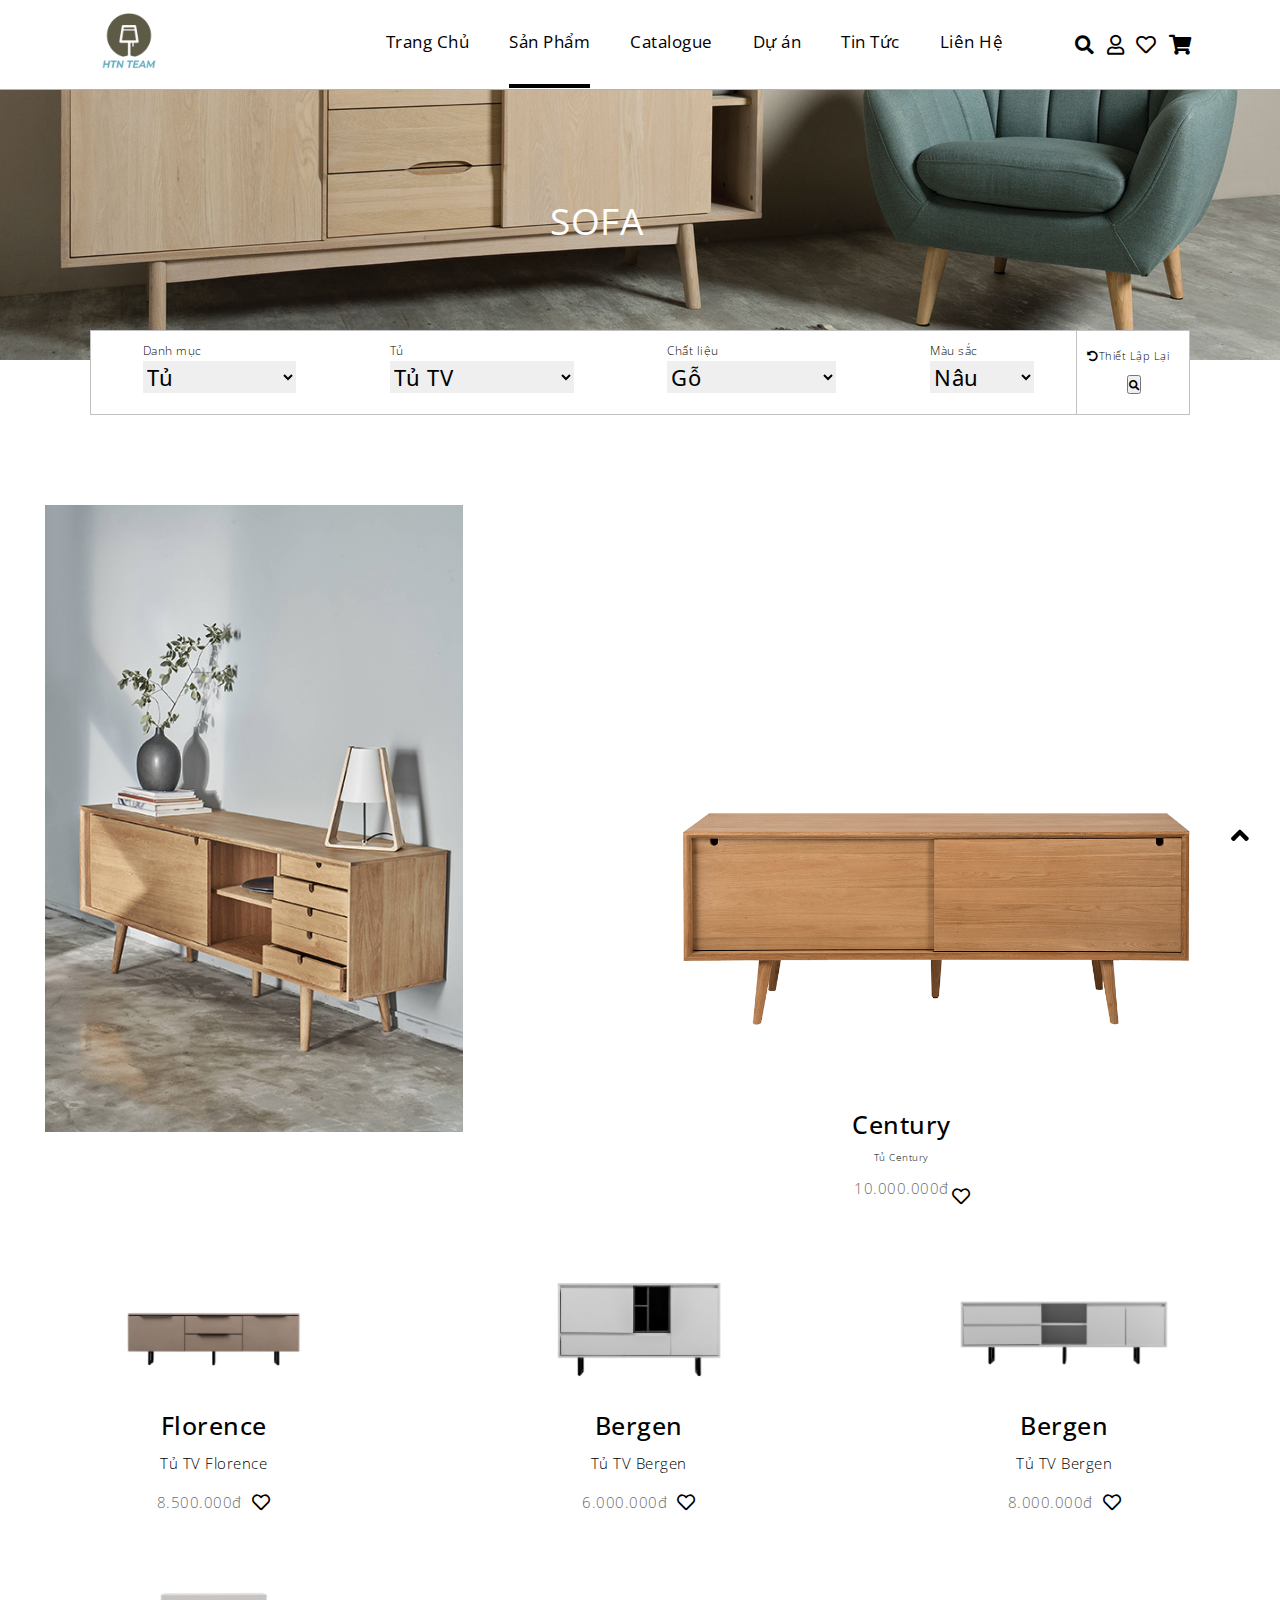
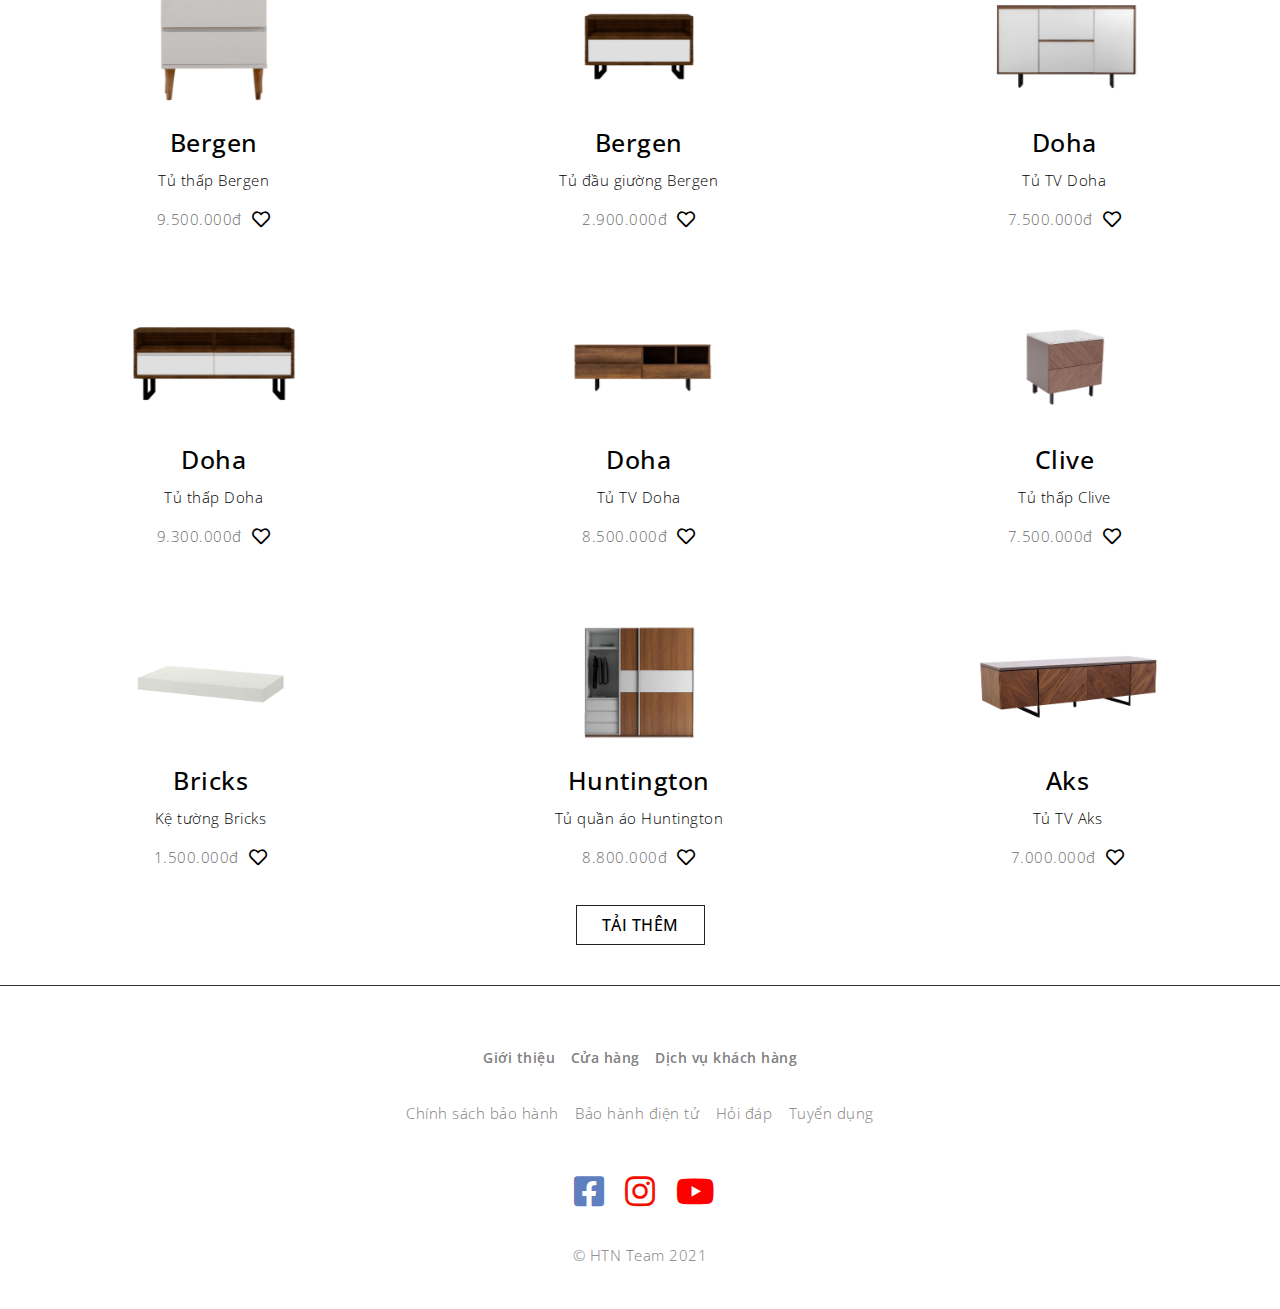
<file: tabtu.html>
<!DOCTYPE html>
<html lang="en">
<head>
    <meta charset="UTF-8">
    <meta http-equiv="X-UA-Compatible" content="IE=edge">
    <meta name="viewport" content="width=device-width, initial-scale=1.0">
    <title>Tủ</title>
    <link rel="stylesheet" href="./css/tabtu.css">
    <link rel="stylesheet" href="./css/base.css">
    <link rel="stylesheet" href="./css/style.css">
    <link rel="stylesheet" href="https://cdnjs.cloudflare.com/ajax/libs/font-awesome/5.15.1/css/all.min.css">
    <link href="https://fonts.googleapis.com/css2?family=Open+Sans:ital,wght@0,300;0,400;1,300&display=swap" rel="stylesheet">
</head>
<body>
    <div class="header__page">
        <div class="nav__logo">
            <a href="./index.html"><img src="./img/LOGO_TEAM_NEW.png" alt="Logo Team"></a>
        </div>
        <div class="nav__list-menu">
            <ul class="list-menu">
                <li class="hv-bot"><a href="./index.html">Trang Chủ</a></li>
                <li class="hv-bot">
                    <a href="#" id="underline">Sản Phẩm</a>
                    <ul class="list-menu-drop">
                        <li>
                            <div>
                                <a href="./tabban.html">Bàn</a>
                            </div>
                        </li>
                        <li>
                            <div>
                                <a href="./tabghe.html">Ghế</a>
                            </div>
                        </li>
                        <li>
                            <div>
                                <a href="./tabsofa.html">SOFA</a>
                            </div>
                        </li>
                        <li>
                            <div>
                                <a href="./tabtu.html">Tủ</a>
                            </div>
                        </li>
                        <li>
                            <div>
                                <a href="./tabgiuong.html">Giường</a>
                            </div>
                        </li>
                        <li>
                            <div>
                                <a href="./tabdtt.html">Đồ trang trí</a>
                            </div>
                        </li>
                    </ul>
                    </li>
                    <li class="hv-bot"><a href="#">Catalogue</a></li>
                    <li class="hv-bot"><a href="./tabduan.html">Dự án</a></li>
                    <li class="hv-bot">
                        <a href="#">Tin Tức</a>
                        <ul class="list-menu-drop">
                            <li>
                                <div>
                                    <a href="./news.html">Tin Tức</a>
                                </div>
                            </li>
                            <li>
                                <div>
                                    <a href="./living-space.html">Không Gian Sống</a>
                                </div>
                            </li>
                            <li>
                                <div>
                                    <a href="./promotion.html">Khuyến Mại</a>
                                </div>
                            </li>
                        </ul>
                    </li>
                <li class="hv-bot"><a href="./contact.html">Liên Hệ</a></li>
            </ul>
        <div class="list-icon">
            <div class="search-bar">
                <a href="#"><i class="fas fa-search"></i></a>
            </div>
            <a href="./account.html"><i class="far fa-user"></i></a>
            <a href="#"><i class="far fa-heart"></i></a>
            <a href="./cart.html" class="shopping-cart-a">
                <i class="fas fa-shopping-cart"></i>
                    <!-- <div class="square-up">
                        <i class="far fa-caret-square-up"></i>
                    </div> -->
                <div class="shopping-cart">
                    <p>Tổng:200.000VND</p>
                    <button onclick="location.href='./cart.html'" type="button">Xem giỏ hàng</button>
                </div>
            </a>
            <label for="check__hidden"></label>
            <li>
              <label for="check__hidden">
                <i class="fas fa-bars menu-bar"></i>
              </label>
            </li>
        </div>
    </div>

    <input type="checkbox" name="" id="check__hidden">
    <div class="sidebar">
        <ul class="list-menu-mobile">
        <li><a href="./index.html">Trang Chủ</a></li>
        <li>
            <a href="#">Sản Phẩm</a>
            <label for="check_menu_nw" class="check_menu-drop"><i class="fas fa-chevron-down"></i></label>
                <input type="checkbox" id="check_menu_nw">
            <ul class="list-menu-drop-mobile">
                <li>
                    <div>
                        <a href="./news.html">Bàn</a>
                    </div>
                </li>
                <li>
                    <div>
                        <a href="./living-space.html">Ghê</a>
                    </div>
                </li>
                <li>
                    <div>
                        <a href="./promotion.html">Sofa</a>
                    </div>
                </li>
                <li>
                    <div>
                        <a href="./promotion.html">Tủ</a>
                    </div>
                </li>
                <li>
                    <div>
                        <a href="./promotion.html">Giường</a>
                    </div>
                </li>
                <li>
                    <div>
                        <a href="./promotion.html">Đồ tang trí</a>
                    </div>
                </li>
            </ul>
            </li>
            <li><a href="#">Catalogue</a></li>
            <li><a href="./tabduan.html">Dự án</a></li>
            <li>
                <a href="#">Tin Tức</a>
                <label for="check_menu" class="check_menu-drop"><i class="fas fa-chevron-down"></i></label>
                <input type="checkbox" id="check_menu">
                <ul class="list-menu-drop-mobile">
                    <li>
                        <div>
                            <a href="./news.html">Tin Tức</a>
                        </div>
                    </li>
                    <li>
                        <div>
                            <a href="./living-space.html">Không Gian Sống</a>
                        </div>
                    </li>
                    <li>
                        <div>
                            <a href="./promotion.html">Khuyến Mại</a>
                        </div>
                    </li>
                </ul>
            </li>
            <li><a href="./contact.html">Liên Hệ</a></li>
        </ul>
    </div>
</div>
    
    <div class="banner">
        <div class="div-text">
            <h1>SoFa</h1>
        </div>
    </div>
    <div class="filter" >
        <div class="menu-filter">
            <div> Danh mục </div>
            <select class="drop-op">                                    
                <option value=""> Tủ</option>
                <option value="" > Sofa </option>
                <option value="">Bàn</option>
                <option value="">Giường</option>
                <option value="">Ghế</option>
                <option value="">Đồ Trang Trí</option>
                <option value="">Sale Off</option>
                <option value="">Outlet</option>
            </select>
        </div>
         <div class="menu-filter">
            <div> Tủ</div>
            <select class="drop-op">                                    
                <option value=""> Tủ TV  </option>
                <option value=""> Tủ Bên  </option>
                <option value=""> Tủ Đầu Giường</option>
                <option value="">Tủ Quần Áo</option>
            </select>

        </div>
         <div class="menu-filter">
            <div> Chất liệu</div>
            <select class="drop-op">                                    
                <option value=""> Gỗ  </option>
                <option value=""> Nhựa cao cấp </option>
                <option value="">Khác</option>
            </select>
        </div>
        <div class="menu-filter">
            <div> Màu sắc</div>
            <select class="drop-op">                                    
                <option value=""> Nâu </option>
                <option value=""> Trắng </option>
                <option value="">Màu Gỗ</option>
                <option value="">Xám</option>
                <option value="">Gỗ</option>
                <option value="">Khác</option>
            </select>
        </div>
        <div class="menu-filter2">
            <div class="icon-reload">
                    <a href="#"><i class="fas fa-undo-alt"></i></a>
                <div> Thiết Lập Lại </div>
            </div>
            <div class="icon-tim">
                <button><a href="#"><i class="fas fa-search"></i></a></button>
            </div>
            
        </div>
    </div>
    <div class="main">
        <!-- <section class="picmota">
            <a href="#"><img src="img/tabban/asama.jpg" alt=""></a>
        </section> -->
            <div class="head1">
                <div class="container">
                    <div class="img1">
                        <img src="img/tabtu/anhtucentury.jpg" alt="" srcset="">
                    </div>
                    <div class="img2">
                        <img src="img/tabtu/anhheadcentury.png" alt="" srcset="">
                    </div>
                </div>
            <table class="a1">
                <tr>
                    <td>
                        <p class="nameban">Century</p>
                        <p class="title">Tủ Century</p>
                        <p class="price">10.000.000đ</p>
                        <div class="main-icon1">
                            <a href="#"><i class="far fa-heart"></i></a>
                        </div>
                    </td>
                </tr>
            </table>
            </div>
            <div class="head2">

            </div>
            <div class="list-ban1">
                <table class="item">
                    <tr>
                        <td><img src="img/tabtu/anhtu1.png" alt="" srcset=""></td>
                        <td><img src="img/tabtu/anhtu2.png" alt="" srcset=""></td>
                        <td><img src="img/tabtu/anhtu3.png" alt="" srcset=""><td>
                    </tr>
                    <tr>
                        <td>
                            <p class="nameban">Florence</p>
                            <p class="title">Tủ TV Florence</p>
                            
                            <div class="main-icon">
                                <p class="price">8.500.000đ </p>
                                <a href="#"><i class="far fa-heart"></i></a>
                            </div>
                        </td>
                        <td>
                            <p class="nameban" >Bergen</p>
                            <p class="title">Tủ TV Bergen</p>
                            
                            <div class="main-icon">
                                <p class="price">6.000.000đ</p>
                                <a href="#"><i class="far fa-heart"></i></a>
                            </div>
                        </td>
                        <td>
                            <p class="nameban">Bergen</p>
                            <p class="title">Tủ TV Bergen</p>
                            
                            <div class="main-icon">
                                <p class="price">8.000.000đ</p>
                                <a href="#"><i class="far fa-heart"></i></a>
                            </div>
                        </td>
                    </tr>
                </table>
            </div>
            <div class="list-ban1">
                <table class="item">
                    <tr>
                        <td><img src="img/tabtu/anhtu4.png" alt="" srcset=""></td>
                        <td><img src="img/tabtu/anhtu5.png" alt="" srcset=""></td>
                        <td><img src="img/tabtu/anhtu6.png" alt="" srcset=""><td>
                    </tr>
                    <tr>
                        <td>
                            <p class="nameban">Bergen</p>
                            <p class="title">Tủ thấp Bergen</p>
                            
                            <div class="main-icon">
                                <p class="price">9.500.000đ</p>
                                <a href="#"><i class="far fa-heart"></i></a>
                            </div>
                        </td>
                        <td>
                            <p class="nameban" >Bergen</p>
                            <p class="title">Tủ đầu giường Bergen</p>
                            
                            <div class="main-icon">
                                <p class="price">2.900.000đ</p>
                                <a href="#"><i class="far fa-heart"></i></a>
                            </div>
                        </td>
                        <td>
                            <p class="nameban">Doha</p>
                            <p class="title">Tủ TV Doha</p>
                            
                            <div class="main-icon">
                                <p class="price">7.500.000đ</p>
                                <a href="#"><i class="far fa-heart"></i></a>
                            </div>
                        </td>
                    </tr>
                </table>
            </div>
            <div class="list-ban1">
                <table class="item">
                    <tr>
                        <td><img src="img/tabtu/anhtu7.png" alt="" srcset=""></td>
                        <td><img src="img/tabtu/anhtu8.png" alt="" srcset=""></td>
                        <td><img src="img/tabtu/anhtu11.png" alt="" srcset=""><td>
                    </tr>
                    <tr>
                        <td>
                            <p class="nameban">Doha</p>
                            <p class="title">Tủ thấp Doha</p>
                            
                            <div class="main-icon">
                                <p class="price">9.300.000đ</p>
                                <a href="#"><i class="far fa-heart"></i></a>
                            </div>
                        </td>
                        <td>
                            <p class="nameban" >Doha</p>
                            <p class="title">Tủ TV Doha</p>
                            
                            <div class="main-icon">
                                <p class="price">8.500.000đ</p>
                                <a href="#"><i class="far fa-heart"></i></a>
                            </div>
                        </td>
                        <td>
                            <p class="nameban">Clive</p>
                            <p class="title">Tủ thấp Clive</p>
                            
                            <div class="main-icon">
                                <p class="price">7.500.000đ</p>
                                <a href="#"><i class="far fa-heart"></i></a>
                            </div>
                        </td>
                    </tr>
                </table>
            </div>
            <div class="list-ban1">
                <table class="item">
                    <tr>
                        <td><img src="img/tabtu/anhtu10.png" alt="" srcset=""></td>
                        <td><img src="img/tabtu/anhtu13.png" alt="" srcset=""></td>
                        <td><img src="img/tabtu/anhtu12.png" alt="" srcset=""><td>
                    </tr>
                    <tr>
                        <td>
                            <p class="nameban">Bricks</p>
                            <p class="title">Kệ tường Bricks</p>
                           
                            <div class="main-icon">
                                 <p class="price">1.500.000đ</p>
                                <a href="#"><i class="far fa-heart"></i></a>
                            </div>
                        </td>
                        <td>
                            <p class="nameban" >Huntington</p>
                            <p class="title">Tủ quần áo Huntington</p>
                            <div class="main-icon">
                                <p class="price"> 8.800.000đ</p>
                                <a href="#"><i class="far fa-heart"></i></a>
                            </div>
                        </td>
                        <td>
                            <p class="nameban">Aks</p>
                            <p class="title">Tủ TV Aks</p>
                            <div class="main-icon">
                                <p class="price">7.000.000đ</p>
                                <a href="#"><i class="far fa-heart"></i></a>
                            </div>
                        </td>
                    </tr>
                </table>
            </div>

            <div class="text-center">
                <a href="#" class="btn">TẢI THÊM</a>
            </div>
    </div>

     </div>
     <div class="footer">
        <div class="row1">
            <a href="#">Giới thiệu</a>
            <a href="#">Cửa hàng</a>
            <a href="#">Dịch vụ khách hàng</a>
        </div>

        <div class="row2">
            <a href="#">Chính sách bảo hành</a>
            <a href="#">Bảo hành điện tử</a>
            <a href="#">Hỏi đáp</a>
            <a href="">Tuyển dụng</a>
        </div>

        <div class="social">
            <a href="https://www.facebook.com/" class="social-face"><i class="fab fa-facebook-square"></i></a>
            <a href="https://www.instagram.com/" class="social-insta"><i class="fab fa-instagram"></i></a>
            <a href="https://www.youtube.com/" class="social-youtube"><i class="fab fa-youtube"></i></a>
        </div>

        <div class="copyright">
            <span>© HTN Team 2021</span> 
        </div>

        <div class="div-backtop">
            <div class="backtop" id="backtop" onclick="goToTop()">
                <i class="fas fa-angle-up"></i>
            </div>
        </div>
    </div>
</body>
</html>
</file>
<file: css/acount.css>
.content {
    text-align: center;
    padding-top: 120px;
    font-size: 28px;
    font-weight: 900;
}

.infor-user {
    margin: auto;
    width: 1000px;
    padding-top: 60px;
}

.form-login .left-image img {
    height: 100%;
    overflow: hidden;
}

.form-login {
    display: flex;
    border: 1px solid gray;
    height: 620px;
}

.form-user-login {
    align-items: center;
    color: gray;
    font-size: 20px;
    padding: 40px 70px;
    width: 512px;
    height: 100%;
}
.input-email, .input-password{
    display: grid;
    margin-bottom: 10px;
}

.input-email span, .input-password span {
    margin-bottom: 5px;
}

.input-email input, .input-password input {
    padding: 12px;
    border: none;
    border-bottom: 1px solid #333;
    outline: none;
}

.remember-login {
    padding: 12px;
}

.login {
    text-align: center;
}

.login button {
    border: none;
    background-color: black;
    color: white;
    cursor: context-menu;
    padding: 5px 25px;
}

.login button:hover {
    background: #b33939;
}

.forget-password {
    text-decoration: none;
    text-align: center;
    padding: 20px;
    cursor: context-menu;
    border-bottom: 2px;
}

.forget-password:hover{
    color: #b33939;
}



.forget-password a {
    color: gray;
    padding: 14px;
    text-decoration: none;
}

.social-login {
    display: grid;
    text-align: center;
}

.social-login p {
    padding-bottom: 10px;
}

.social-login a {
    padding: 10px;
    text-decoration: none;
    margin-bottom: 16px;
}

.social-login .social-login-facebook {
    border: 1px solid #607fbe;
    color: #607fbe;
    line-height: 1.4;
}

.social-login .social-login-facebook:hover {
    background-color: #607fbe;
    color: white;
    border: 1px solid #607fbe;
    transition: all 0.9s ease;
}   

.social-login .social-login-google {
    border: 1px solid #CC615B;
    color: #CC615B;
}

.social-login .social-login-google:hover {
    background-color: #9D0E01;
    color: white;
    border: 1px solid #9D0E01;
    transition: all 0.9s ease;
}

.create-account {
    padding: 20px;
    background-color: rgb(128, 155, 206);
    color: black;
    text-align: center;
    margin-top: 20px;
    font-size: 16px;
    line-height: 10px;
    border: 1px solid gray
}

.create-account a {
    text-decoration: none;
    color: white;
}

.create-account a:hover {
    text-decoration: none;
    color: red;
}



@media screen and (max-width: 416px) {
    .content {
        font-size: 20px;
        font-weight: 600;
    }
    
    .infor-user {
        margin: auto;
        width: auto;
        padding: 60px 20px 0 20px;
    }
    
    .form-login .left-image img {
        display: none;
    }
    
    .form-login {
        display: flex;
        border: 1px solid gray;
        height: auto;
    }
    
    .form-user-login {
        margin-top: 20px;
        font-size: 18px;
        padding: 10px 30px;
    }

    .forget-password {
        padding: 18px;
    }

    
    .create-account {
        padding: 20px;
        margin-bottom: 20px;
    }
    
}
</file>
<file: css/base.css>
* {
    margin: 0;
    padding: 0;
    font-weight: 100;
    box-sizing: border-box;
    font-family: 'Open Sans', sans-serif;
    font-size: 95%;
    position: relative;
}



/* Menu header */

.header__page {
    font-weight: 100;
    height: 90px;
    display: flex;
    justify-content: space-around;
    text-align: center;
    align-items: center;
    width: 100%;
    position: fixed;
    background-color: rgb(255, 255, 255);
    z-index: 100;
    border-bottom: 1px solid rgb(184, 175, 175);
}

.list-menu {
    font-size: 18px;
}

.list-icon {
    font-size: 22px;
}

.list-icon li .menu-bar {
    display: none;
    list-style: none;
}

.list-icon li {
    list-style: none;
}

.header__page > .nav__logo  img{
    height: 80px;
}


.nav__list-menu  .list-icon,
.nav__list-menu, .list-menu  {
    display: flex;
}

.nav__list-menu  .list-icon a {
    color: black;
    padding-left: 12px;
}

.nav__list-menu  .list-icon {
    margin-left: 60px;
}

.nav__list-menu  .list-icon i:hover {
    color: #b33939;
}

.nav__list-menu .list-icon .shopping-cart-a{
    text-decoration: none;
    position: relative;
}

.list-icon .shopping-cart-a::before {
    content: "";
    position: absolute;
    height: 20px;
    width: 22px;
    background-color: #dfe6e9;
    top: 20px;
    right: -1px;
    opacity: 0;
}


.list-icon .shopping-cart-a:hover .shopping-cart {
    opacity: 0.8;
    visibility: visible;
    transition: all 800ms ease-out;
}


.list-icon .shopping-cart-a .shopping-cart {
    position: absolute;
    top: 40px;
    left: 0;
    border-radius: 2px;
    background-color: #dfe6e9;
    border: 1px solid #b2bec3;
    opacity: 0;
    visibility: hidden;
    transition: top .8s;
}

.list-icon .shopping-cart-a .shopping-cart p {
    padding: 14px 28px;
    color: #2d3436;
    font-weight: 100;
}

.list-icon .shopping-cart-a .shopping-cart button {
    margin-bottom: 14px;
    border: none;
    background-color: #2d3436;
    padding: 4px 8px;
    color: #dfe6e9;
    border-radius: 4px;
}
.list-icon .shopping-cart-a .shopping-cart button:hover {
    background-color: #b33939;
}



.nav__list-menu > .list-menu li{
    list-style: none;
    position: relative;
    padding-left: 40px;
}

#underline {
    position: relative;
}

#underline::after {
    content: "";
    position: absolute;
    height: 4px;
    background: black;
    width: 100%;
    bottom: -35px;
    left: 0;
}

/* .nav__list-menu > .list-menu .hv-bot::before {
    content: '';
    background-color: red;
    border-bottom: 1px solid red;
    height: 1px;
    width: 90px;
    position: absolute;
    bottom: -6px;
    left: 30%;
    transform: scale3d(0, 1, 2);
    transform-origin: 0% 50%;
    transition: transform 0.6s;
    transition-timing-function: cubic-bezier(1, 0.68, 0.16, 0.9);
}

.nav__list-menu > .list-menu .hv-bot:hover::before {
    transform: scale3d(1, 1, 1);
} */


.nav__list-menu > .list-menu li a:hover {
    color: #b33939;
}

.nav__list-menu > .list-menu li a {
    text-decoration: none;
    /* padding-left: 40px; */
    color: black;
    cursor: pointer;
    font-weight: 400;
    font-size: 17px;
}

.nav__list-menu > .list-menu li:hover {
    color: #b33939;
}

.header__page  .nav__list-menu  .list-menu  li:hover > ul {
    background-color: rgb(255, 255, 255);
    top: 59px;
    visibility: visible;
    opacity: 0.9;
}


.list-menu-drop li:hover div{
    color: #b33939;
    transform: translateX(10px);
    transition: all 800ms ease-out;
    border-bottom: none;
}

.header__page > .nav__list-menu > .list-menu li > .list-menu-drop{
    width: 250px;
    position: absolute;
    top: 70px;
    left: 40px;
    font-size: 16px;
    line-height: 20px;
    box-shadow: 1px 2px 4px rgb(0 0 0 / 30%);
    opacity: 0;
    visibility: hidden;
    transition: top .8s;
}

.list-menu-drop li div a {
    font-size: 9px;
}

.header__page > .nav__list-menu > .list-menu li > .list-menu-drop::before {
    content: "";
    width: 70px;
    height: 50px;
    display: block;
    position: absolute;
    top: -50px;
}

.list-menu-drop li {
    padding: 20px 0;
    border-top: 1px solid rgb(228, 227, 227);
    text-align: left;   
}

.list-menu-mobile {
    position: absolute;
    background-color: white;
    right: 196px;
    height: 736px;
    top: -30px;
    text-align: left;
    width: 240px;
    transform: translateX(-202px);
}

.sidebar {
    position: absolute;
    width: 100%;
    background-color: rgba(1, 1, 1, 0.6);
    transition: all 1s ease-in-out;
}

.list-menu-mobile li {
    list-style: none;
    padding: 20px 20px;
    font-size: 18px;
}

.check_menu-drop {
    padding: 1px 10px;
    font-size: 20px;
    text-align: center;
}

#check_menu:checked ~ .list-menu-drop-mobile {
    display: block;
}

#check_menu_nw:checked ~ .list-menu-drop-mobile {
    display: block;
}

#check__hidden, #check_menu, #check_menu_nw {
    display: none;
}

#check__hidden:checked ~ .sidebar {
    transform: translateX(240px);
    transition: all 1s ease-in-out;
}

.list-menu-mobile li div {
    border-bottom: 1px solid #333;
    padding: 4px 0;
}


.list-menu-drop-mobile{
    display: none;
}

.list-menu-mobile li a {
    text-decoration: none;
    color: black;
}


.slideshow-container {
    position: relative;
    margin: auto;
}

  /* Next & previous buttons */
.prev, .next {
    cursor: pointer;
    position: absolute;
    top: 50%;
    width: auto;
    padding: 16px;
    margin-top: -22px;
    color: white;
    font-weight: bold;
    font-size: 18px;
    transition: 0.6s ease;
    border-radius: 0 3px 3px 0;
    user-select: none;
}

  /* Position the "next button" to the right */
.next {
    right: 0;
    border-radius: 3px 0 0 3px;
}

  /* On hover, add a black background color with a little bit see-through */
.prev:hover, .next:hover {
    background-color: rgba(107, 103, 103, 0.8);
}

  /* Caption text */
.text {
    color: #dfe6e9;
    font-size: 25px;
    padding: 8px 12px;
    position: absolute;
    bottom: 4px;
    width: 500px;
    left: 50%;
    transform: translate(-50%);
    border-radius: 4px;
    font-weight: 600;
    text-align: center;
}


.mySLides__buy{
    color: #dfe6e9;
    font-size: 20px;
    position: absolute;
    bottom: 50%;
    left: 50%;
    transform: translate(-50%, -50%);
}

.mySLides__buy a {
    text-decoration: none;
    padding: 8px 16px;
    color: white;
    font-weight: 600;
    background-color: rgba(16, 14, 27, 0.568);
    border-radius: 6px
}

.mySLides__buy a:hover {
    background-color: #b33939;
}



  /* The dots/bullets/indicators */
.dot {
    cursor: pointer;
    height: 20px;
    width: 20px;
    margin: 0 2px;
    background-color: #bbb;
    border-radius: 50%;
    display: inline-block;
    transition: background-color 0.6s ease;
}

.active, .dot:hover {
    background-color: #717171;
}

  /* Fading animation */
.fade {
    -webkit-animation-name: fade;
    -webkit-animation-duration: 1.5s;
    animation-name: fade;
    animation-duration: 1.5s;
}



/* footer */

.footer {
    height: 300px; 
    width: 100%;
    border-top: 1px solid #333;
    text-align: center;
    padding: 60px;
    margin-top: 40px;
}

.footer > .row1 a {
    font-size: 14px;
    font-weight: 600;
}

.footer > .row2 a {
    font-weight: 100;
}

.footer > .row1 a, .row2 a{
    color: gray;
    text-decoration: none;
    padding: 6px;
}

.footer > .row1 a:hover, .row2 a:hover {
    color: #b33939;
}

.footer >.row2 {
    padding: 30px;
    font-size: 16px;
}

.footer >.social {
    font-size: 38px;
}

.footer > .social a {
    text-decoration: none;
    margin-left: 10px;
}

.footer > .social > .social-face {
    color: #607fbe;
}


.footer > .social > .social-insta {
    color: rgb(246, 13, 1);
}


.footer > .social > .social-youtube {
    color: red;
}

.footer > .copyright{
    font-size: 16px;
    color: gray;
    margin-top: 20px;
    font-weight: 200;
}

/* cart */

.container-cart {
    display: flex;
    height: 120px;
    justify-content: space-between;
    align-items: center;
    font-size: 22px;
    background: #485460;
    padding: 0 300px;
}

.cart-row {
    color: white;
    padding: 14px 30px;
    border-radius: 2px;
    cursor: context-menu;
    font-weight: 500;
    position: relative;
}

.order::before {
    content: "";
    border-bottom: 3px solid #ffff;
    position: absolute;
    width: 100%;
    top: 70px;
    left: 0;
}

.infor-cart {
    margin: 40px 0;
}

.content-cart {
    margin: 20px 0;
}

.infor-cart .content-cart {
    font-size: 38px;
    text-align: center;
    font-weight: 400;
}

.infor-cart .no-cart a {
    font-size: 18px;
    text-decoration: none;
    color: black;
    padding: 10px 20px;
    border: 1px solid #333;
    margin-left: 120px;
}

.infor-cart .no-cart a:hover {
    color: white;
    background-color: #4bcffa;
    border-color: #4bcffa;
    transition: 200ms linear;
}

/* Back top */

.backtop {
    position: fixed;
    bottom: 40px;
    right: 20px;
    font-size: 30px;
    text-decoration: none;
    padding: 0 11px;
    border-radius: 100%;
}

.div-backtop {
    height: 40px;
    width: 40px;
}

.backtop:hover {
    background: #4bcffa;
    color: white;
}

@media screen and (min-width: 416px) {
    .list-menu-mobile ,.sidebar{
        display: none;
    }
}


@media screen and (max-width: 416px) {
    .list-icon li .menu-bar {
        display: inline-block;
    }

    .list-icon li {
        list-style: none;
        margin-left: 10px;
        position: relative;
    }

    .list-menu {
        display: none;
    }

    /* slide */

    .slideshow-container {
        padding-top: 90px;
    }
    
      /* Next & previous buttons */
    .prev, .next {
        padding: 8px;
        margin-top: 0px;
        color: white;
        font-weight: bold;
        font-size: 16px;
    }
    
      /* Caption text */
    .text span{
        font-size: 12px;
        font-weight: 400;
    }
    
    .mySLides__buy{
        font-size: 10px;
        color: #dfe6e9;
        position: absolute;
        bottom: 50%;
        left: 50%;
        transform: translate(-50%, -50%);
    }
    
    .mySLides__buy a {
        padding: 4px 8px;
        color: white;
        font-weight: 600;
        border-radius: 2px
    }
    
    
      /* The dots/bullets/indicators */
    .dot {
        height: 10px;
        width: 10px;
        margin: 0 2px;
    }

    .container-cart {
        font-size: 14px;
        padding: 0 20px;
    }

    /* cart */
    
    .cart-row {
        padding: 7px 15px;
        font-weight: 400;
    }
    
    .order::before {
        top: 60px;
    }

    .infor-cart .content-cart {
        font-size: 20px;
        font-weight: 200;
    }
    
    .infor-cart .no-cart a {
        font-size: 14px;
        text-decoration: none;
        color: black;
        padding: 5px 10px;
    }
    
    /* footer */
    .footer {
        height: 200px;
        font-size: 14px; 
    }
    
    .footer > .row1 a{
        font-size: 13px;
    }
    
    .footer > .row1 a:hover, .row2 a:hover {
        color: red;
    }

    .footer >.row2 a {
        font-size: 13px; 
    }
    
    .footer >.row2 {
        padding: 30px 8px;
        
    }
    
    .footer >.social {
        font-size: 28px;
    }
    
    .footer > .social a {
        text-decoration: none;
        margin-left: 10px;
    }
    
    .footer > .social > .social-face {
        color: #607fbe;
    }
    
    
    .footer > .social > .social-insta {
        color: rgb(246, 13, 1);
    }
    
    
    .footer > .social > .social-youtube {
        color: red;
    }
    
    .footer > .copyright{
        font-size: 14px;
        color: gray;
        margin-top: 20px;
    }

    .shopping-cart {
        display: none;
    }
}
</file>
<file: css/living-space.css>
.banner {
    background-image: url("https://aconcept-vn.com/storage/media/86AwTQlzl0DhCSSR1TuiKFM5dn4c4xmjOTK8knhg.jpeg");
    background-repeat: no-repeat;
    width: 100%;
    height: 500px;
    padding-top: 100px;
    position: relative;
}

.banner .div-text {
    position: absolute;
    top: 50%;
    left: 50%;
    transform: translate(-50%, -50%);
    font-size: 3em;
    color: white;
}

.content-news {
    font-size: 27px;
    text-align: center;
    padding-top: 40px;
}

.container{
    display: flex;
    justify-content: space-around;
    flex-wrap: wrap;
    padding: 0 40px;
} 

.container-row{
    font-size: 20px;
    width: 620px;
    background: #dfe6e9;
    margin: 50px 0;
    box-shadow: 0 2px 6px rgb(0 0 0 / 30%);
}

.container-row .link img {
    width: 620px;
}

.container-row1 {
    padding: 30px 40px 40px 30px;
}

.date {
    display: flex;
    align-items: center;
    padding: 10px 0;
    color: #2f3640;
    margin: 20px 0;
}

.date span {
    border: 1px solid #2f3640;
    padding: 2px 4px;
    margin-right: 20px;
}

.container-row1 h2{
    color: #2f3640;
    font-size: 24px;
    font-weight: 400;
    margin-bottom: 20px;
}

.container-row1 p {
    font-size: 16px;
    line-height: 20px;
    font-weight: 100;
    color: #2f3640;
    text-align: justify;
}

.container-row1 .row1-link {
    margin-top: 20px;
}


.container-row1 .row1-link a {
    text-decoration: none;
    color: black;
}

.row1-link {
    margin-bottom: 40px;
}

.readmore span{
    margin-right: 10px;
}

.readmore span:hover {
    color: red;
}

.readmore:hover i{
    color: red;
    transform: translateX(10px);
    transition: 400ms ease;
}


@media  screen and (min-width: 1280px) and (max-width: 1430px){
    .banner {
        width: 100%;
        height: 400px;
    }
    
    .banner .div-text {
        font-size: 30px;
    }
    
    .container-first{
        display: grid;
        grid-template-columns: auto auto;
        padding: 20px 50px;
    }
    
    .container-row{
        font-size: 16px;
        width: 500px;
        margin: 40px;
    }

    .container-row .link img {
        width: 500px;
    }
    
}

@media screen and (max-width: 416px) {
    .banner {
        width: 100%;
    }
    
    .banner .div-text {
        font-size: 35px;
    }

    .container{
        padding: 20px 50px;
    }
    
    .container-row{
        font-size: 14px;
        margin-bottom: 20px;
    }
    
    .container-row1 {
        padding: 10px 15px 15px 15px;
    }

    .container-row1 p {
        display: none;
    }
    
    .container{
        display: block;
    }
    
    .container-row{
        font-size: 12px;
        width: 320px;
        margin: auto;
        margin-bottom: 30px;
    }
    
    .container-row .link img {
        width: 320px;
    }


    
    .container-row1 h2{
        color: black;
        font-size: 20px;
    }
    
    .container-row1 p {
        font-size: 12px;
        line-height: 20px;
        font-weight: 200;
    }
    
    .readmore span,
    .readmore i {
        font-size: 12px;
        font-weight: 600;
    }
}
</file>
<file: css/contact.css>
.banner {
    background-image: url("https://aconcept-vn.com/storage/media/86AwTQlzl0DhCSSR1TuiKFM5dn4c4xmjOTK8knhg.jpeg");
    width: 100%;
    height: 500px;
    background-repeat: no-repeat;
    padding-top: 100px;
    position: relative;
}

.banner .div-text {
    position: absolute;
    top: 50%;
    left: 50%;
    transform: translate(-50%, -50%);
    font-size: 3em;
    color: white;
}



.infor-user {
    display: flex;
    justify-content: center;
    align-items: center;
    margin-top: 80px;
}

.infor-user .left img{
    height: 800px;
}

.infor-user .left {
    background: url("https://aconcept-vn.com/storage/media/Q4cWrcTOaPSLHGzHQBVlUWEaEl0A3oDi2HLzabGm.jpeg");
    height: 800px;
    width: 700px;
}

.infor-user .right {
    font-size: 20px;
    padding: 30px 80px;
    background: whitesmoke;
    height: 800px;
}

.infor-user .right .full-name,
.phone-number,
.email,
.address,
.product-qt,
.text-contact {
    display: grid;
    margin-bottom: 12px;
}

.infor-user input, textarea, select, .adress select{
    border: none;
    border-bottom: 1px solid #333;
    background: whitesmoke;
    outline: none;
    padding: 12px 10px 4px 10px;
}



.infor-user textarea {
    border: 1px solid #333;
}


.infor-user .address span,
.product-qt span {
    margin-bottom: 10px;
}

.infor-user .send a {
    text-decoration: none;
    background: black;
    color: white;
    font-size: 18px;
    padding: 6px 22px;
    font-weight: bold;
    cursor: context-menu;
    border-radius: 2px;
}

.infor-user .send a:hover {
    transition: 0.6s linear;
    box-shadow: 0 1px 1px rgba(0,0,0,0.08), 
                0 2px 2px rgba(0,0,0,0.12), 
                0 4px 4px rgba(0,0,0,0.16), 
                0 8px 8px rgba(0,0,0,0.20);
}


.infor-user .send {
    text-align: center; 
    margin-top: 15px;
}

.search-adress {
    font-size: 20px;
    text-align: center;
    margin: 60px 300px;
    background: whitesmoke;
    height: 200px;
    border-radius: 4px;
    box-shadow: 0 1px 1px rgba(0,0,0,0.08), 
                0 2px 2px rgba(0,0,0,0.12), 
                0 4px 4px rgba(0,0,0,0.16), 
                0 8px 8px rgba(0,0,0,0.20);
}

.search-adress .div-header {
    font-size: 24px;
    padding: 10px 0;
    background-color: gray;
    color: white;
    border-top-left-radius: 4px;
    border-top-right-radius: 4px;
}

.search-adress .adress {
    display: flex;
    justify-content: space-around;
    padding-top: 40px;
}

.search-adress .adress select {
    width: 220px;
}


.map {
    text-align: center;
}

.infor-adress {
    display: flex;
    justify-content: center;
    font-size: 20px;
    font-weight: 100;
    margin-top: 40px;
}

table,th {
    border-bottom: 1px solid black;
}

table:last-child {
    border: none;
}

table {
    width: 70%;
    border-collapse: collapse;
}

table tr th, td {
    text-align: left;
    padding-top: 20px;
}
</file>
<file: css/form-register.css>
.content h2{
    padding-top: 120px;
    text-align: center;
    font-size: 26px;
    font-weight: 900;
}

.form-register {
    display: flex;
    padding: 40px;
    font-size: 20px;
    justify-content: center;
}

.form-register-2 {
    border: 1px solid gray;
    padding: 40px 60px;
}

.full-name, .gender__date, .phone-address {
    display: flex;
}

.full-name .name1, .name2,
.gender__date .gender, .date-of-birth,
.phone-address .phone-number, .address,
.email input,
.password input,
.confirm-password input{
    margin: 0 20px 10px 0;
    display: grid;
}

.full-name .name1 span, .name2 span {
    margin-bottom: 8px;
}

.full-name input,
.gender__date .gender select, input {
    color: gray;
    outline: none;
    border: none;
    border-bottom: 1px solid gray;
    padding: 4px 0 2px 16px;
}

.gender__date {
    margin: 14px 0 14px 0;
}

.gender__date .gender input, select {
    width: 212px;
}

.email input,.password input, .confirm-password input{
    width: 95%;
}

.check-infor {
    margin-top: 20px; 
    font-size: 18px;
}

.check-infor .check-row1 {
    margin-bottom: 8px;
}

.register,
.social-register-facebook,
.social-register-google {
    background-color: black;
    font-size: 18px;
    padding: 10px;
    margin-top: 20px;
}

.register a, 
.social-register .social-register-facebook a,
.social-register .social-register-google a {
    font-size: 18px;
    color: white;
    text-decoration: none;
}

.social-register {
    display: flex;
    justify-content: space-between;
    margin: 0 10px;
}

.social-register, .register {
    text-align: center;
}

.social-register .social-register-facebook {
    width: 200px;
    background-color: #607fbe;
}

.social-register .social-register-google {
    width: 200px;
    background-color: #CC615B;
}

.social-register .social-register-facebook:hover,
.social-register .social-register-google:hover{
    box-shadow: 2px 2px 4px rgb(0 0 0 / 30%);
}

@media screen and (max-width: 416px) {

    .content h2{
        font-size: 20px;
        font-weight: 100;
    }
    .form-register {
        width: 100%;
        font-size: 14px;
        padding-top: 40px;
    }
    
    .form-register-2 {
        border: 1px solid gray;
        padding: 30px 24px;
    }

    
    .check-infor {
        margin-top: 20px; 
        font-size: 14px;
    }
  
    .register,
    .social-register-facebook,
    .social-register-google {
        font-size: 16px;
    }
    
    .gender__date .gender input, select {
        width: 100%;
    }
    .register a, 
    .social-register .social-register-facebook a,
    .social-register .social-register-google a {
        font-size: 16px;
    }
    
    .social-register {
        display: flex;
        justify-content: space-between;
        margin: 0 2px;
    }
    
    .social-register, .register {
        text-align: center;
    }
    
    .social-register .social-register-facebook, 
    .social-register .social-register-google {
        width: 50%;
        margin: 16px 4px;
    }

}
</file>
<file: css/style.css>
/* underline */

/* product */

.product {
    display: flex;
    justify-content: space-between;
    padding: 40px 0;
    width: 1360px;
    margin: auto;
}


.product-view img{
    box-shadow: 5px 5px 5px rgba(68, 68, 68, 0.6);
    position: relative;
    height: 476px;
}

.product-infor {
    padding: 8px 26px;
    border-radius: 2px;
    text-align: center;
    color: white;
    background-color: rgba(1, 1, 1, 0.8);
    font-size: 18px;
    position: absolute;
    left: 50%;
    transform: translate(-50%);
    bottom: 40px;
    opacity: .9;
    transition: opacity .8s linear;
}

.product-view:hover > .product-see-more {
    opacity: .9;
    transition: opacity 1s ease-in-out;    
}

.product-view:hover > .product-infor {
    opacity: 0;
}

.product-see-more {
    position: absolute;
    top: 50%;
    left: 50%;
    transform: translate(-50%, -50%);
    text-align: center;
    color: black;
    opacity: 0;
    
}

.product-view:hover > .product-see-more p {
    font-size: 20px;
    padding-top: 20px;
}

.product-view:hover > .product-see-more p a:hover {
    color: #353b48;
    text-decoration: underline;
    transition: 200ms ease;
}


.product-view:hover > .product-see-more a {
    text-decoration: none;
    color: white;
    cursor: pointer;
    font-weight: bold;
}

.product-view:hover > .product-see-more h2 {
    font-size: 22px;
    color: white;
    padding: 6px 20px;
    background-color: rgba(1, 1, 1, 0.5);
    border-radius: 4px;
    font-weight: 500;
    cursor: pointer;
}



/* blog */

.blog-single-1 {
    padding: 40px;
}
.blog-container {
    display: flex;
    justify-content: center;
}

.blog-container .blog-left {
    font-size: 18px;
    width: 470px;
    padding: 100px 60px 100px 40px;
    background-color: #dfe6e9;
    height: 760px;
    color: #2d3436;
    font-weight: 100;
    text-align: left;
    line-height: 27px;
}

.blog-container .blog-left h1 {
    padding: 20px 0;
    font-size: 28px;
    font-weight: bold;
}

.blog-container .blog-left h4 {
    font-size: 20px;
    font-weight: bold;
}

.readmore {
    position: relative;
}

.readmore i {
    position: relative;
    display: inline-blog;
}

.readmore:hover {
    color: #b33939;
}

.readmore:hover i {
    transform: translateX(10px);
    transition: .6s ease-in-out;
}

.readmore {
    text-decoration: none;
    color: #2d3436;
    font-weight: 700;
}

.blog-container .blog-left p, .blog-right p {
    padding: 22px 0;
    color: #2d3436;
    font-weight: 400;
    text-align: justify;
}


.blog-container-2 .blog-image-2{
    margin-top: 135px;
}

.blog-container .blog-image img{
    height: 760px;
}

.blog-image-2 img {
    align-items: center;
}

.blog-single-2 .blog-container-2 {
    display: flex;
    justify-content: center;
    padding: 40px 60px;
}



.blog-container-2 .blog-right {
    height: 660px;
    width: 500px;
    font-weight: 100;
    font-size: 18px;
    color: #2d3436;
    padding: 100px 40px 80px 40px;
}

.blog-container-2 .blog-right h1 {
    padding: 10px 0;
    font-size: 26px;
    font-weight: 100;
}

.blog-right div {
    padding: 10px 0;
}

/* register */

.register {
    text-align: center;
    margin-top: 40px;
}

.register .icon-email img {
    height: 34px;
    margin-bottom: 20px;
}


.register h1 {
    font-size: 28px;
    margin-bottom: 26px;
}

.register .register-email {
    font-size: 18px;
}

.register .register-email input {
    padding: 6px 10px;
    outline: none;
}

.register .register-email a {
    text-decoration: none;
    color: white;
    padding: 8px 16px;
    background-color: #2d3436;
    border-radius: 4px;
}

.register .register-email a:hover {
    background-color: #b33939;
}

@media  screen and (min-width: 1224px) and (max-width: 1430px){


    .product {
        width: 1180px;
    }

    .product-view img{
        height: 400px;
    }

    /* register */
    .register .icon-email img {
        height: 30px;
    }

    .register h1 {
        font-size: 24px;
    }
    
    .register .register-email {
        font-size: 16px;
    }
    
}

@media screen and (max-width: 416px) {


    .btn-link {
        font-size: 10px;
        padding: 5px 10px;
    }

    .next-btn, .prev-btn {
        top: 64%;
        padding: 10px 10px;
        z-index: 1;
    }

    .wrapper {
        width: 100%;
        overflow: hidden;
    }

    .slides-container {
        height: 200px;
    }

    .slide-image {
        width: 414px;
        position: absolute;
    }

    .slide-image img {
        width: 100%;
        height: 100%;
        object-fit: cover;
    }

    .navigation-dots {
        margin: 4px 0;
    }

    .single-dot {
        height: 10px;
        width: 10px;
        margin-left: 2px;
    }

    .product {
        display: block;
        width: 260px;
        margin: auto;
    }
    
    
    .product-view img{
        width: 260px;
        height: 340px;
    }
    
    .product-infor {
        display: none;
    }

    .product-view {
        margin-bottom: 30px;
    }

    .blog-single-1 {
        padding: 20px;
    }
    .blog-container {
        display: block;
    }
    
    .blog-container .blog-left {
        font-size: 12px;
        width: 324px;
        margin: auto;
        padding: 50px 30px 50px 20px;
        line-height: 27px;
        height: 600px;
    }
    
    .blog-container .blog-left h1 {
        padding: 20px 0;
        font-size: 24px;
    }
    
    .blog-container .blog-left h4 {
        font-size: 20px;
    }
    
    .blog-image {
        display: none;
    }

    .register {
        margin-top: 20px;
    }
    
    .register .icon-email img {
        height: 24px;
        margin-bottom: 10px;
    }
    
    
    .register h1 {
        font-size: 18px;
        margin-bottom: 20px;
    }
    
    .register .register-email {
        font-size: 14px;
    }
    
    .register .register-email input {
        padding: 3px 5px;
    }
    
    .register .register-email a {
        padding: 8px 10px;
        font-size: 10px;
    }

}
</file>
<file: css/promotion.css>
.product-promotion h1 {
    text-align: center;
    font-size: 28px;
    font-weight: 600;
    margin-top: 40px;
}

.product-promotion {
    padding: 40px 0;
}

.search-bar-pro {
    display: flex;
    justify-content: center;
    align-items: center;
    height: 160px;
}


.search-bar_nw {
    display: grid;
    padding: 20px 30px;
    background: #dfe6e9;
}

.search-bar_nw span {
    font-size: 18px;
    font-weight: 100;
    color: black;
    margin-bottom: 12px;
    
}
.search-bar_nw select {
    font-size: 16px;
    padding: 6px 8px;
    outline: none;
    margin-left: 10px;
    background-color: #dfe6e9;
}

.search-bar__return {
    display: flex;
    height: 113px;
    font-size: 20px;  
}

.search-bar__return .return {
    display: flex;
    align-items: center;
    margin-right: 40px;
    border-left: 1px solid #333;
    padding: 19px 40px;
}

.search-bar__return .return p {
    font-weight: 100;
    cursor: context-menu;
}

.search-bar__return .return:hover {
    color: red;
}

.search-bar__return .return i {
    margin-right: 8px;
}

.search-bar__return .search-bar-nw {
    background-color: #344a53;
    border-radius: 4px;
    color: white;
    display: flex;
    justify-content: center;
    align-items: center;
    font-size: 24px;
    margin: 10px 0;
    padding: 0 30px;
}

.search-bar__return .search-bar-nw:hover {
    background-color: #d63031;
}

.list-product-promotion {
    display: flex;
    padding: 20px;
    justify-content: center;
    flex-wrap: wrap;
}

.product-promotion-infor-1 {
    width: 380px;
    margin: 40px;
    padding: 100px 0;
    position: relative;
    background-color: whitesmoke;
    transition: all .1s ease;
}

.product-promotion-infor-1 .div-text .tiltle-product, .price{
    text-align: center;
}

.product-promotion-infor-1 .div-text .tiltle-product {
    padding: 10px 0;
}

.product-promotion-infor-1 .div-text .tiltle-product .tiltle {
    font-size: 22px;
    font-weight: 100;
}

.product-promotion-infor-1 .div-text .tiltle-product .color {
    font-size: 16px;
    font-weight: 100;
    padding: 10px;
}

.product-promotion-infor-1 .div-text .tiltle-product .infor {
    font-size: 16px;
    font-weight: 100;
}

.product-promotion-infor-1 .img {
    text-align: center;
}

.product-promotion-infor-1:hover {
    box-shadow: 0 4px 24px rgb(0 0 0 / 25%);
}

.product-promotion-infor-1:hover
.button-buy {
    visibility: visible;
    opacity: .9;
    transition: .6s linear;
}

.product-promotion-infor-1 .img img:hover{
    transform: scale(1.2);
    transition: 0.6s ease-in-out;
}

.product-promotion-infor-1 .img img{
    width: 200px;
}

.product-promotion-infor-1 .div-text .price {
    padding-top: 10px;
}

.product-promotion-infor-1 .div-text .price{
    font-size: 18px;
    font-weight: 100;
    color: gray;
}

.product-promotion-infor-1 .div-text .price .like {
    color: red;
    padding-left: 20px;
    font-size: 20px;
}

.sale-off {
    position: absolute;
    top: 30px;
    left: 70px;
}

.sale-off img {
    height: 50px;
}

.button-buy {
    font-size: 20px;
    position: absolute;
    bottom: 40px;
    left: 50%;
    transform: translate(-50%);
    transition: 0.6s linear;
    opacity: 0;
    visibility: hidden;
}

.button-buy a {
    text-decoration: none;
    color: #40739e;
    font-weight: 500;
    padding: 10px 20px;
}

.all-product {
    width: 600px;
    margin: auto;
    text-align: center;
    font-size: 24px;
    padding: 0 0 40px 0;
    border-bottom: 1px solid rgb(153, 139, 139)
}

.all-product:last-child {
    border: none;
}

.all-product span a {
    text-decoration: none;
    color: #353b48;
    padding: 6px 12px;
    border-radius: 2px;
    border: 1px solid #353b48;
}

.all-product span a:hover {
    color: #f1f1f1;
    background: #353b48;
}


@media screen and (max-width: 416px) {
    .product-promotion h1 {
        font-size: 22px;
        font-weight: 600;
    }

    .search-bar-pro {
        display: none;
    }

    .product-promotion-infor-1 {
        width: 260px;
        background-color: #dfe6e9;
    }

    .product-promotion-infor-1 .img img:hover{
        transform: scale(1.1);
        transition: 0.6s ease-in-out;
    }
    
    .product-promotion-infor-1 .img img{
        width: 140px;
    }
    

    .product-promotion-infor-1 .div-text .tiltle-product .color {
        font-size: 10px;
    }

    .product-promotion-infor-1 .div-text .tiltle-product .tiltle {
        font-size: 18px;
    }

    .product-promotion-infor-1 .div-text .price{
        font-size: 14px;
    }
    
    .product-promotion-infor-1 .div-text .price .like {
        padding-left: 4px;
        font-size: 14px;
    }

    .sale-off {
        position: absolute;
        top: 40px;
        left: 40px;
    }

    .sale-off img {
        height: 30px;
    }

    .button-buy {
        font-size: 16px;
    }
    
    .button-buy a {
        padding: 5px 10px;
    }

    .all-product {
        width: 200px;
        text-align: center;
        font-size: 12px;
        padding: 0 0 30px 0;
    }
}
</file>
<file: css/tabban.css>
* {
    margin: 0;
    padding: 0;
    outline: none !important;
    box-sizing: border-box;
    font-size: 16px; 
     position: relative;
}


body {

    width: auto;
    font-size: 14px;
    font-weight: 300;
    letter-spacing: 0.5px;
    line-height: 1.7;
    color: #000;  
    font-family: 'Open Sans', sans-serif;
}


.filter
{
    background-color: white;
    width: 1100px;
    height: 85px;
    margin-left: auto;
    margin-right: auto;
    margin-top: -30px;
    display:flex;
    border: 1px solid #C1C1C1;
}
.drop-op
{
    font-family: 'Open Sans', sans-serif;
    width: auto;
    font-size: 22px;
    font-weight: 450;
    letter-spacing: 0.5px;
    line-height: 1.7;
    color: #000;
    border: none;
    cursor: pointer;
}
.menu-filter{
    padding:10px 0 0 10px;
    margin-left: auto;
    margin-right: auto;
    /* border-left: 1px solid #e1e1e1; */
}
.menu-filter2
{

    border-left: 1px solid #C1C1C1;
}
.icon-tim {
    display: flex;
    width: 50px; 
    /* height: 20px;*/
    margin-left: -10px;
    padding-left: 60px;
    color: black;
    /* background-color:aliceblue; */
}
.icon-reload a i
{
    color: black;
}
.icon-tim a i
{
    color: #000;
}
.icon-reload{
    display:flex;
    padding: 10px;
    margin-right: 10px;
    margin-top: 5px;
    text-align: center;
    color: black;
}
.icon2 img{
    height: 30px;
    width: 30px;
    
}

.main
{
    width: 100%;
    height: auto;
    margin: auto;
    padding: 0px 30px;
}

/*ảnh banner*/
.banner {
    background-image: url("../img/tabban/anhheaderban.jpeg");
    width: 100%;
    height: 360px;
    background-size: cover;
    background-position: center;
    background-repeat: no-repeat;
    position: relative;
}
.banner h1{
    position: absolute; 
    top: 190px;
    left: 550px;
    text-transform: uppercase;
    font-size: 37px;
    color: white;
    font-weight: normal;
}
/*main page*/
.main
{
    margin-top:90px;
    /* background-color: aliceblue; */
    width: 100%;
    height: fit-content;
}

.list-ban1 td {
    text-align: center;
}

.list-ban1 img
{
    width: 50%;
    margin: auto;
    height: auto;

    /* border: none; */
    /* box-sizing: border-box; */
    overflow: hidden;
    transition: transform linear 0.1s;
    /* border-radius: 20px; */
    /* box-shadow: 0 1px 2px 0 rgba(0, 0, 0, .1); */
    will-change: transform;
    cursor: pointer;
    
}
.list-ban1 img:hover
{
    transform: translateY(-10px);
}
.list-ban1 p
{
    margin: 10px 0 0;
    display: flex;
    justify-content: center;
    align-self: center;
    /* font-family: sans-serif; */
    /* color: #333; */
    cursor: pointer;
}
.list-ban1 .price
{
    color: #6C6C6C;
    font-size: 15px;
}
.list-ban1 .title
{
    margin-bottom: 0;
    font-size: 15px;
}
.nameban
{
    color: inherit;
    margin-bottom: 20px;
    display: block;
    font-weight: 500;
    line-height: 1.22857143;
    font-size: 25px;
}
.list-ban1 .item
{
    margin-bottom: 30px;
    padding-top: 30px;
}
.main-icon
{
    /* margin-left: 250px; */
    font-size: 20px;
    color: red;
    display: flex;
    text-align: center;
    justify-content: center;
}

.main-icon a {
    margin-top: 10px;
    margin-left: 10px;
}
.main-icon a i {
    color: black;
}

.main-icon a i:hover {
    color:pink;
}
.picmota img
{
    /* font-size: 50px; */
    width: 550px;
    height: auto;
    margin-left: 50px;
    /* margin-top: 30px; */
}/* ảnh và sp nổi bật */
.head1 img:hover
{
    transform: translateY(-5px);
}
.head1 p
{
    margin: 10px 0 0;
    display: flex;
    justify-content: center;
    align-self: center;
    /* font-family: sans-serif; */
    /* color: #333; */
    cursor: pointer;
}
.head1 .price
{
    color: #6C6C6C;
    font-size: 15px;
    margin-left: 850px;
    margin-top: 10px;
}
.head1 .title
{
    margin-left: 850px;
    margin-bottom: 0;
}
.main-icon1
{
    margin-left: 950px;
    font-size: 20px;
    position: relative;
    top:80px;
    position: absolute;
}
.main-icon1 a i
{
    color: black;
}
.main-icon1 a i:hover {
    color:pink;
}
.head1 .nameban
{
    margin-left: 850px;
}

.container 
{
    display: flex;
}

.container  img {
    position: relative;
    width: 100%;
    padding-right: 15px;
    padding-left: 15px;
    /* box-shadow: 0 1px 2px 0 rgba(0, 0, 0, .1); */
    cursor: pointer;
}
.img2
{
    margin-top: 90px;
    width: 60%;
    margin-right: 50px;
}
.img1
{
    width: 85%;
    margin-left: 20px;
    margin-top: 50px;
    
}
.a1
{
    margin-top: -40px;
    margin-bottom: 30px;
}
.text-center
{
    text-align: center;
}


/* nút xem thêm */
.btn {
    position: relative;
    vertical-align: middle;
    display: inline-block;
    text-align: center;
    /* cursor: pointer; */
    text-decoration: none;
    /* -o-transition: all 0.2s ease-in-out;
    transition: all 0.2s ease-in-out;
    -webkit-transition: all 0.2s ease-in-out; */
    overflow: hidden;
    font-weight: 500;
    font-size: 16px;
    /* background-color: #13060600; */
    border-radius: 0;
    border: 1px solid #232323;
    line-height: 38px;
    height: 40px;
    padding: 0 25px; 
    color: #000;
    transition: 0.3s background-color;
}
.text-center a:hover
{
    background-color: black;
    color: white;
}
</file>
<file: css/tabdtt.css>
* {
    margin: 0;
    padding: 0;
    outline: none !important;
    box-sizing: border-box;
    font-size: 16px; 
     position: relative;
}

body {

    width: auto;
    font-size: 14px;
    font-weight: 300;
    letter-spacing: 0.5px;
    line-height: 1.7;
    color: #000;  
    font-family: 'Open Sans', sans-serif;
}

.filter
{
    background-color: white;
    width: 1100px;
    height: 85px;
    margin-left: auto;
    margin-right: auto;
    margin-top: -30px;
    display:flex;
    border: 1px solid #C1C1C1;
}
.drop-op
{
    font-family: 'Open Sans', sans-serif;
    width: auto;
    font-size: 22px;
    font-weight: 450;
    letter-spacing: 0.5px;
    line-height: 1.7;
    color: #000;
    border: none;
    cursor: pointer;
}
.menu-filter{
    padding:10px 0 0 10px;
    margin-left: auto;
    margin-right: auto;
    /* border-left: 1px solid #e1e1e1; */
}
.menu-filter2
{

    border-left: 1px solid #C1C1C1;
}
.icon-tim {
    display: flex;
    width: 50px; 
    /* height: 20px;*/
    margin-left: -10px;
    padding-left: 60px;
    color: black;
    /* background-color:aliceblue; */
}
.icon-reload a i
{
    color: black;
}
.icon-tim a i
{
    color: #000;
}
.icon-reload{
    display:flex;
    padding: 10px;
    margin-right: 10px;
    margin-top: 5px;
    text-align: center;
    color: black;
}

/*ảnh banner*/
.banner {
    background-image: url("../img/tabdotrangtri/anhheaddotrangtri.jpeg");
    width: 100%;
    height: 360px;
    background-size: cover;
    background-position: center;
    background-repeat: no-repeat;
    position: relative;
}
.banner h1{
    position: absolute; 
    top: 190px;
    left: 470px;
    /* text-align: center; */
    text-transform: uppercase;
    font-size: 37px;
    color: white;
    font-weight: normal;
}
/*main page*/
.main
{
    margin-top:90px;
    /* background-color: aliceblue; */
    width: 100%;
    height: fit-content;
}
.list-sofa1 td {
    text-align: center;
}
.list-sofa1 img
{
    width: 50%;
    margin: auto;
    height: auto;
    /* border: none; */
    /* box-sizing: border-box; */
    overflow: hidden;
    transition: transform linear 0.1s;
    /* border-radius: 20px; */
    /* box-shadow: 0 1px 2px 0 rgba(0, 0, 0, .1); */
    will-change: transform;
    cursor: pointer;
}
.list-sofa1 img:hover
{
    transform: translateY(-10px);
}
.list-sofa1 p
{
    margin: 10px 0 0;
    display: flex;
    justify-content: center;
    align-self: center;
    /* font-family: sans-serif; */
    /* color: #333; */
    cursor: pointer;
}
.list-sofa1 .price
{
    color: #6C6C6C;
    font-size: 15px;

}
.list-sofa1 .title
{
    margin-bottom: 0;
    font-size: 15px;
}
.namesf
{
    color: inherit;
    margin-bottom: 20px;
    display: block;
    font-weight: 500;
    line-height: 1.22857143;
    font-size: 25px;
}
.list-sofa1 .item
{
    margin-bottom: 30px;
    padding-top: 30px;
}.main-icon
{
    /* margin-left: 250px; */
    font-size: 20px;
    color: red;
    display: flex;
    text-align: center;
    justify-content: center;
}

.main-icon a {
    margin-top: 10px;
    margin-left: 10px;
}
 .main-icon a i {
    color:black;
    /* padding-left: 254px; */
    font-size: 20px;
}
 .main-icon a i:hover {
    color:pink;
}

.text-center
{
    text-align: center;
}
.btn {
    position: relative;
    vertical-align: middle;
    display: inline-block;
    text-align: center;
    cursor: pointer;
    text-decoration: none;
    -o-transition: all 0.2s ease-in-out;
    transition: all 0.2s ease-in-out;
    -webkit-transition: all 0.2s ease-in-out;
    overflow: hidden;
    font-weight: 500;
    font-size: 16px;
    /* background-color: #13060600; */
    border-radius: 0;
    border: 1px solid #232323;
    line-height: 38px;
    height: 40px;
    padding: 0 25px; 
    color: #000;
    transition: 0.3s background-color;
}
.text-center a:hover
{
    background-color: black;
    color: white;
}
</file>
<file: css/tabduan.css>
.main
{
    width: 100%;
    height: auto;
    margin: auto;
    padding: 0px 30px;
}

/*ảnh banner*/
.banner {
    background-image: url("../img/tabduan/anhbannerduan.jpeg");
    width: 100%;
    height: 360px;
    background-size: cover;
    background-position: center;
    background-repeat: no-repeat;
    position: relative;
}
.banner h1{
    position: absolute; 
    top: 190px;
    left: 550px;
    /* text-align: center; */
    text-transform: uppercase;
    font-size: 37px;
    color: white;
    font-weight: normal;
}
/*,main*/

.container
{
    width: 100%;
    padding-right: 15px;
    padding-left: 15px;
    margin-right: auto;
    margin-left: auto;
}
div
{
    display: block;
}
section
{
    display: block;
    
}
.row
{
    display: flex;
    flex-wrap: wrap;
    margin-right: -15px;
    margin-left: -15px;
    
}
.into-row
{
    position: relative;
    width: 50%;
    padding-left: 15px;
    padding-right: 15px;
}
.item a
{
    color: inherit;
    text-decoration: none;
}
.item .img img
{
    width: 100%;
    height: 438px;
}
.sec-new .item .img
{
    display: block;
}
.sec-new
{
    padding: 50px 0;
}
.sec-new .item 
{
    -webkit-box-shadow: 0 2px 6px rgb(0 0 0 / 30%);
    box-shadow: 0 2px 6px rgb(0 0 0 / 30%);
    margin-bottom: 30px;
    margin-top: 20px;
}
.sec-new .item .da__text 
{
    padding: 20px;
}
.sec-new .item .meta 
{
    overflow: hidden;
    line-height: 30px;
}
.meta 
{
    margin-bottom: 10px;
    font-size: 14px;
    color: #B2B2B2;
    vertical-align: bottom;
}
.item .meta .cate
{
    float: left;
}
.item .meta .cate>span
{
    color: #C1C1C1;
    border: 1px solid #C1C1C1;
    padding: 0 5px;
    text-align: center;
    line-height: 28px;
    float: left;
    margin-right: 15px;
    min-width: 110px;
}
.item .meta .date
{
    color: #6c6c6c;
}
.sec-new .item .title
{
    font-weight: 400;
    text-transform: uppercase;
    
}
.item .title a
{
    overflow: hidden;
    text-overflow: ellipsis;
    display: -webkit-box;
    -webkit-box-orient: vertical;
    -webkit-line-clamp: 2;
    line-height: 32px;
    height: 64px;
}
h3 a
{
    font-size: 25px;
}
.item .nd
{
    font-size: 16px;
    margin-bottom: 20px;
    height: 125px;
    overflow: hidden;
    line-height: 25px;
    -o-text-overflow: ellipsis;
    text-overflow: ellipsis;
}
.item .more a
{
    font-size: 16px;
    display: inline-block;
    position: relative;
    font-weight: 600;
    color: black;
}
.item .more a i
{
    position: relative;
    top: 2px;
    display: inline-block;
}
.item .more :hover
{
    color: #b33939;
}
.more :hover i
{
    transform: translateX(10px);
    transition: 400ms ease;
    color: black;
}


/*nút thêm*/
.text-center
{
    text-align: center;
}
.btn {
    position: relative;
    vertical-align: middle;
    display: inline-block;
    text-align: center;
    cursor: pointer;
    text-decoration: none;
    -o-transition: all 0.2s ease-in-out;
    transition: all 0.2s ease-in-out;
    -webkit-transition: all 0.2s ease-in-out;
    overflow: hidden;
    font-weight: 500;
    font-size: 16px;
    /* background-color: #13060600; */
    border-radius: 0;
    border: 1px solid #232323;
    line-height: 38px;
    height: 40px;
    padding: 0 25px; 
    color: #000;
    transition: 0.3s background-color;
}
.text-center a:hover
{
    background-color: black;
    color: white;
}
</file>
<file: css/tabghe.css>
* {
    margin: 0;
    padding: 0;
    outline: none !important;
    box-sizing: border-box;
    font-size: 16px; 
    position: relative;
}


body {
    width: auto;
    font-size: 14px;
    font-weight: 300;
    letter-spacing: 0.5px;
    line-height: 1.7;
    color: #000;  
    font-family: 'Open Sans', sans-serif;
}

.filter
{
    background-color: white;
    width: 1100px;
    height: 85px;
    margin-left: auto;
    margin-right: auto;
    margin-top: -30px;
    display:flex;
    border: 1px solid #C1C1C1;
}
.drop-op
{
    color: #232323;
    font-size: 20px;
    font-weight: 500;
    border: none;
}
.menu-filter{
    padding:10px 0 0 10px;
    margin-left: auto;
    margin-right: auto;
    /* border-left: 1px solid #e1e1e1; */
}
.menu-filter2
{

    border-left: 1px solid #C1C1C1;
}
.icon-tim {
    display: flex;
    width: 50px; 
    /* height: 20px;*/
    margin-left: -10px;
    padding-left: 60px;
    color: black;
    /* background-color:aliceblue; */
}
.icon-reload a i
{
    color: black;
}
.icon-tim a i
{
    color: #000;
}
.icon-reload{
    display:flex;
    padding: 10px;
    margin-right: 10px;
    margin-top: 5px;
    text-align: center;
    color: black;
}
.icon2 img{
    height: 30px;
    width: 30px;
    
}

/*ảnh banner*/
.banner {
    background-image: url("anhheadghe.jpeg");
    width: 100%;
    height: 360px;
    background-size: cover;
    background-position: center;
    background-repeat: no-repeat;
    position: relative;
}
.banner h1{
    position: absolute; 
    top: 190px;
    left: 50%;
    text-transform: uppercase;
    font-size: 37px;
    color: white;
    font-weight: normal;
}
/*main page*/
.main
{
    margin-top:90px;
    /* background-color: aliceblue; */
    width: 100%;
    height: fit-content;
}

.list-ban1 td {
    text-align: center;
}

.list-ban1 img
{
    width: 50%;
    margin: auto;
    height: auto;

    /* border: none; */
    /* box-sizing: border-box; */
    overflow: hidden;
    transition: transform linear 0.1s;
    /* border-radius: 20px; */
    /* box-shadow: 0 1px 2px 0 rgba(0, 0, 0, .1); */
    will-change: transform;
    cursor: pointer;
    
}
.list-ban1 img:hover
{
    transform: translateY(-5px);
}
.list-ban1 p
{
    margin: 10px 0 0;
    display: flex;
    justify-content: center;
    align-self: center;
    /* font-family: sans-serif; */
    /* color: #333; */
    cursor: pointer;
}
.list-ban1 .price
{
    color: #6C6C6C;
    font-size: 15px;
}
.list-ban1 .title
{
    margin-bottom: 0;
}
.nameban
{
    color: inherit;
    margin-bottom: 20px;
    display: block;
    font-weight: 500;
    line-height: 1.22857143;
    font-size: 25px;
}
.list-ban1 .item
{
    margin-bottom: 30px;
    padding-top: 30px;
}
.main-icon
{
    /* margin-left: 250px; */
    font-size: 20px;
    color: red;
    display: flex;
    text-align: center;
    justify-content: center;
}

.main-icon a {
    margin-top: 10px;
    margin-left: 10px;
}
.main-icon a i {
    color: black;
}

.main-icon a:hover {
    color:pink;
}
.picmota img
{
    /* font-size: 50px; */
    width: 550px;
    height: auto;
    margin-left: 50px;
    /* margin-top: 30px; */
}
.head1 table img
{
    width: 30%;
    height: auto;
    padding: 5px;
    margin-left: 650px;
    margin-bottom: 30px;
    position: relative;
    display: inline-block;
    /* padding-bottom: 200px; */
    box-sizing: border-box;
    overflow: hidden;
    transition: transform linear 0.1s;
    border-radius: 20px;
    box-shadow: 0 1px 2px 0 rgba(0, 0, 0, .1);
    will-change: transform;
    cursor: pointer;

} 
.head1 img:hover
{
    transform: translateY(-5px);
}
.head1 p
{
    margin: 10px 0 0;
    display: flex;
    justify-content: center;
    align-self: center;
    /* font-family: sans-serif; */
    /* color: #333; */
    cursor: pointer;
}
.head1 .price
{
    color: #6C6C6C;
    font-size: 15px;
    margin-left: 850px;
    margin-top: 10px;
}
.head1 .title
{
    margin-left: 850px;
    margin-bottom: 0;
}
.main-icon1
{
    margin-left: 980px;
    font-size: 20px;
    position: relative;
    top:80px;
    color: red;
    position: absolute;
}
.main-icon1 a i
{
    color: black;
}
.main-icon1 a i:hover {
    color:pink;
}
.head1 .nameban
{
    margin-left: 850px;
}

.container {
    display: flex;
}

.container  img {
    margin-left: 0;
    border-radius: 0px;
    height: 300px;
}
.img2
{
    width: 50%;
    height: 285px;
    padding: 5px;
    margin-left: 130px;
    /* margin-bottom: 30px; */
    position: relative;
    /* display: inline-block; */
    /* padding-bottom: 200px; */
    box-sizing: border-box;
    overflow: hidden;
    transition: transform linear 0.1s;
    border-radius: 10px;
    /* box-shadow: 0 1px 2px 0 rgba(0, 0, 0, .1); */
    will-change: transform;
    cursor: pointer;
}
.text-center
{
    text-align: center;
}
.btn {
    position: relative;
    vertical-align: middle;
    display: inline-block;
    text-align: center;
    /* cursor: pointer; */
    text-decoration: none;
    /* -o-transition: all 0.2s ease-in-out;
    transition: all 0.2s ease-in-out;
    -webkit-transition: all 0.2s ease-in-out; */
    overflow: hidden;
    font-weight: 500;
    font-size: 16px;
    /* background-color: #13060600; */
    border-radius: 0;
    border: 1px solid #232323;
    line-height: 38px;
    height: 40px;
    padding: 0 25px; 
    color: #000;
    transition: 0.3s background-color;
}
.text-center a:hover
{
    background-color: black;
    color: white;
}
</file>
<file: css/tabgiuong.css>
* {
    margin: 0;
    padding: 0;
    outline: none !important;
    box-sizing: border-box;
    font-size: 16px; 
     position: relative;
}

body {

    width: auto;
    font-size: 14px;
    font-weight: 300;
    letter-spacing: 0.5px;
    line-height: 1.7;
    color: #000;  
    font-family: 'Open Sans', sans-serif;
}


.filter
{
    background-color: white;
    width: 1100px;
    height: 85px;
    margin-left: auto;
    margin-right: auto;
    margin-top: -30px;
    display:flex;
    border: 1px solid #C1C1C1;
}
.drop-op
{
    font-family: 'Open Sans', sans-serif;
    width: auto;
    font-size: 22px;
    font-weight: 450;
    letter-spacing: 0.5px;
    line-height: 1.7;
    color: #000;
    border: none;
    cursor: pointer;
}
.menu-filter{
    padding:10px 0 0 10px;
    margin-left: auto;
    margin-right: auto;
    /* border-left: 1px solid #e1e1e1; */
}
.menu-filter2
{

    border-left: 1px solid #C1C1C1;
}
.icon-tim {
    display: flex;
    width: 50px; 
    /* height: 20px;*/
    margin-left: -10px;
    padding-left: 60px;
    color: black;
    /* background-color:aliceblue; */
}
.icon-reload a i
{
    color: black;
}
.icon-tim a i
{
    color: #000;
}
.icon-reload{
    display:flex;
    padding: 10px;
    margin-right: 10px;
    margin-top: 5px;
    text-align: center;
    color: black;
}

.main
{
    width: 100%;
    height: auto;
    margin: auto;
    padding: 0px 30px;
}

/*ảnh banner*/
.banner {
    background-image: url("../img/tabgiuong/anhheadgiuong.jpeg");
    width: 100%;
    height: 360px;
    background-size: cover;
    background-position: center;
    background-repeat: no-repeat;
    position: relative;
}
.banner h1{
    position: absolute; 
    top: 190px;
    left: 550px;
    /* text-align: center; */
    text-transform: uppercase;
    font-size: 37px;
    color: white;
    font-weight: normal;
}
/*main page*/
.main
{
    margin-top:90px;
    /* background-color: aliceblue; */
    width: 100%;
    height: fit-content;
}
.list-sofa1 td {
    text-align: center;
}
.list-sofa1 img
{
    width: 50%;
    margin: auto;
    height: auto;
    /* border: none; */
    /* box-sizing: border-box; */
    overflow: hidden;
    transition: transform linear 0.1s;
    /* border-radius: 20px; */
    /* box-shadow: 0 1px 2px 0 rgba(0, 0, 0, .1); */
    will-change: transform;
    cursor: pointer;
}
.list-sofa1 img:hover
{
    transform: translateY(-10px);
}
.list-sofa1 p
{
    margin: 10px 0 0;
    display: flex;
    justify-content: center;
    align-self: center;
    /* font-family: sans-serif; */
    /* color: #333; */
    cursor: pointer;
}
.list-sofa1 .price
{
    color: #6C6C6C;
    font-size: 15px;

}
.list-sofa1 .title
{
    margin-bottom: 0;
    font-size: 15px;
}
.namesf
{
    color: inherit;
    margin-bottom: 20px;
    display: block;
    font-weight: 500;
    line-height: 1.22857143;
    font-size: 25px;
}
.list-sofa1 .item
{
    margin-bottom: 30px;
    padding-top: 30px;
}.main-icon
{
    /* margin-left: 250px; */
    font-size: 20px;
    color: red;
    display: flex;
    text-align: center;
    justify-content: center;
}

.main-icon a {
    margin-top: 10px;
    margin-left: 10px;
}
 .main-icon a i {
    color:black;
    /* padding-left: 254px; */
    font-size: 20px;
}
 .main-icon a i:hover {
    color:pink;
}


.text-center
{
    text-align: center;
}
.btn {
    position: relative;
    vertical-align: middle;
    display: inline-block;
    text-align: center;
    cursor: pointer;
    text-decoration: none;
    -o-transition: all 0.2s ease-in-out;
    transition: all 0.2s ease-in-out;
    -webkit-transition: all 0.2s ease-in-out;
    overflow: hidden;
    font-weight: 500;
    font-size: 16px;
    /* background-color: #13060600; */
    border-radius: 0;
    border: 1px solid #232323;
    line-height: 38px;
    height: 40px;
    padding: 0 25px; 
    color: #000;
    transition: 0.3s background-color;
}
.text-center a:hover
{
    background-color: black;
    color: white;
}
</file>
<file: css/tabsofa.css>
* {
    margin: 0;
    padding: 0;
    outline: none !important;
    box-sizing: border-box;
    font-size: 16px; 
    position: relative;
}


body {
    width: auto;
    font-size: 14px;
    font-weight: 300;
    letter-spacing: 0.5px;
    line-height: 1.7;
    color: #000;  
    font-family: 'Open Sans', sans-serif;
}

.filter
{
    background-color: white;
    width: 1100px;
    height: 85px;
    margin-left: auto;
    margin-right: auto;
    margin-top: -30px;
    display:flex;
    border: 1px solid #C1C1C1;
}
.drop-op
{
    color: #232323;
    font-size: 20px;
    font-weight: 500;
    border: none;
}
.menu-filter{
    padding:10px 0 0 10px;
    margin-left: auto;
    margin-right: auto;
    /* border-left: 1px solid #e1e1e1; */
}
.menu-filter2
{

    border-left: 1px solid #C1C1C1;
}
.icon-tim {
    display: flex;
    width: 50px; 
    /* height: 20px;*/
    margin-left: -10px;
    padding-left: 60px;
    color: black;
    /* background-color:aliceblue; */
}
.icon-reload a i
{
    color: black;
}
.icon-tim a i
{
    color: #000;
}
.icon-reload{
    display:flex;
    padding: 10px;
    margin-right: 10px;
    margin-top: 5px;
    text-align: center;
    color: black;
}
.icon2 img{
    height: 30px;
    width: 30px;
    
}

/*ảnh banner*/
.banner {
    background-image: url("anhheadersofa.png");
    width: 100%;
    height: 360px;
    background-size: cover;
    background-position: center;
    background-repeat: no-repeat;
    position: relative;
}
.banner h1{
    position: absolute; 
    top: 190px;
    left: 50%;
    text-transform: uppercase;
    font-size: 37px;
    color: white;
    font-weight: normal;
}
/*main page*/
.main
{
    margin-top:90px;
    /* background-color: aliceblue; */
    width: 100%;
    height: fit-content;
}

.list-ban1 td {
    text-align: center;
}

.list-ban1 img
{
    width: 50%;
    margin: auto;
    height: auto;

    /* border: none; */
    /* box-sizing: border-box; */
    overflow: hidden;
    transition: transform linear 0.1s;
    /* border-radius: 20px; */
    /* box-shadow: 0 1px 2px 0 rgba(0, 0, 0, .1); */
    will-change: transform;
    cursor: pointer;
    
}
.list-ban1 img:hover
{
    transform: translateY(-5px);
}
.list-ban1 p
{
    margin: 10px 0 0;
    display: flex;
    justify-content: center;
    align-self: center;
    /* font-family: sans-serif; */
    /* color: #333; */
    cursor: pointer;
}
.list-ban1 .price
{
    color: #6C6C6C;
    font-size: 15px;
}
.list-ban1 .title
{
    margin-bottom: 0;
}
.nameban
{
    color: inherit;
    margin-bottom: 20px;
    display: block;
    font-weight: 500;
    line-height: 1.22857143;
    font-size: 25px;
}
.list-ban1 .item
{
    margin-bottom: 30px;
    padding-top: 30px;
}
.main-icon
{
    /* margin-left: 250px; */
    font-size: 20px;
    color: red;
    display: flex;
    text-align: center;
    justify-content: center;
}

.main-icon a {
    margin-top: 10px;
    margin-left: 10px;
}
.main-icon a i {
    color: black;
}

.main-icon a:hover {
    color:pink;
}
.picmota img
{
    /* font-size: 50px; */
    width: 550px;
    height: auto;
    margin-left: 50px;
    /* margin-top: 30px; */
}
.head1 table img
{
    width: 30%;
    height: auto;
    padding: 5px;
    margin-left: 650px;
    margin-bottom: 30px;
    position: relative;
    display: inline-block;
    /* padding-bottom: 200px; */
    box-sizing: border-box;
    overflow: hidden;
    transition: transform linear 0.1s;
    border-radius: 20px;
    box-shadow: 0 1px 2px 0 rgba(0, 0, 0, .1);
    will-change: transform;
    cursor: pointer;

} 
.head1 img:hover
{
    transform: translateY(-5px);
}
.head1 p
{
    margin: 10px 0 0;
    display: flex;
    justify-content: center;
    align-self: center;
    /* font-family: sans-serif; */
    /* color: #333; */
    cursor: pointer;
}
.head1 .price
{
    color: #6C6C6C;
    font-size: 15px;
    margin-left: 850px;
    margin-top: 10px;
}
.head1 .title
{
    margin-left: 850px;
    margin-bottom: 0;
}
.main-icon1
{
    margin-left: 980px;
    font-size: 20px;
    position: relative;
    top:80px;
    color: red;
    position: absolute;
}
.main-icon1 a i
{
    color: black;
}
.main-icon1 a i:hover {
    color:pink;
}
.head1 .nameban
{
    margin-left: 850px;
}

.container {
    display: flex;
}

.container  img {
    margin-left: 0;
    border-radius: 0px;
    height: 300px;
}
.img2
{
    width: 50%;
    height: 285px;
    padding: 5px;
    margin-left: 130px;
    /* margin-bottom: 30px; */
    position: relative;
    /* display: inline-block; */
    /* padding-bottom: 200px; */
    box-sizing: border-box;
    overflow: hidden;
    transition: transform linear 0.1s;
    border-radius: 10px;
    /* box-shadow: 0 1px 2px 0 rgba(0, 0, 0, .1); */
    will-change: transform;
    cursor: pointer;
}
.text-center
{
    text-align: center;
}
.btn {
    position: relative;
    vertical-align: middle;
    display: inline-block;
    text-align: center;
    /* cursor: pointer; */
    text-decoration: none;
    /* -o-transition: all 0.2s ease-in-out;
    transition: all 0.2s ease-in-out;
    -webkit-transition: all 0.2s ease-in-out; */
    overflow: hidden;
    font-weight: 500;
    font-size: 16px;
    /* background-color: #13060600; */
    border-radius: 0;
    border: 1px solid #232323;
    line-height: 38px;
    height: 40px;
    padding: 0 25px; 
    color: #000;
    transition: 0.3s background-color;
}
.text-center a:hover
{
    background-color: black;
    color: white;
}
</file>
<file: css/tabtu.css>
* {
    margin: 0;
    padding: 0;
    outline: none !important;
    box-sizing: border-box;
    font-size: 16px; 
     position: relative;
}


body {

    width: auto;
    font-size: 14px;
    font-weight: 300;
    letter-spacing: 0.5px;
    line-height: 1.7;
    color: #000;  
    font-family: 'Open Sans', sans-serif;
}

/*tạo animation*/
@keyframes show {
    0% {
        opacity: 1;
    }
    20% {
        opacity: 0.6;
    }
    100% {
        opacity: 0;
    }
}


/*lọc sản phẩm*/
.filter
{
    background-color: white;
    width: 1100px;
    height: 85px;
    margin-left: auto;
    margin-right: auto;
    margin-top: -30px;
    display:flex;
    border: 1px solid #C1C1C1;
    
}
.drop-op
{
    font-family: 'Open Sans', sans-serif;
    width: auto;
    font-size: 22px;
    font-weight: 450;
    letter-spacing: 0.5px;
    line-height: 1.7;
    color: #000;
    border: none;
    cursor: pointer;
}
.menu-filter{
    padding:10px 0 0 10px;
    margin-left: auto;
    margin-right: auto;
    /* border-left: 1px solid #e1e1e1; */
}
.menu-filter2
{

    border-left: 1px solid #C1C1C1;
}
.icon-tim {
    display: flex;
    width: 50px; 
    /* height: 20px;*/
    margin-left: -10px;
    padding-left: 60px;
    color: black;
    /* background-color:aliceblue; */
}
.icon-reload a i
{
    color: black;
}
.icon-tim a i
{
    color: #000;
}
.icon-reload{
    display:flex;
    padding: 10px;
    margin-right: 10px;
    margin-top: 5px;
    text-align: center;
    color: black;
}
.icon2 img{
    height: 30px;
    width: 30px;
    
}

/*ảnh banner*/
.banner {
    background-image: url("../img/tabtu/anhheadtu.jpeg");
    width: 100%;
    height: 360px;
    background-size: cover;
    background-position: center;
    background-repeat: no-repeat;
    position: relative;
}
.banner h1{
    position: absolute; 
    top: 190px;
    left: 550px;
    text-transform: uppercase;
    font-size: 37px;
    color: white;
    font-weight: normal;
}
/*main page*/
.main
{
    margin-top:90px;
    /* background-color: aliceblue; */
    width: 100%;
    height: fit-content;
}

.list-ban1 td {
    text-align: center;
}

.list-ban1 img
{
    width: 50%;
    margin: auto;
    height: auto;

    /* border: none; */
    /* box-sizing: border-box; */
    overflow: hidden;
    transition: transform linear 0.1s;
    /* border-radius: 20px; */
    /* box-shadow: 0 1px 2px 0 rgba(0, 0, 0, .1); */
    will-change: transform;
    cursor: pointer;
    
}
.list-ban1 img:hover
{
    transform: translateY(-10px);
}
.list-ban1 p
{
    margin: 10px 0 0;
    display: flex;
    justify-content: center;
    align-self: center;
    /* font-family: sans-serif; */
    /* color: #333; */
    cursor: pointer;
}
.list-ban1 .price
{
    color: #6C6C6C;
    font-size: 15px;
}
.list-ban1 .title
{
    margin-bottom: 0;
    font-size: 15px;
}
.nameban
{
    color: inherit;
    margin-bottom: 20px;
    display: block;
    font-weight: 500;
    line-height: 1.22857143;
    font-size: 25px;
}
.list-ban1 .item
{
    margin-bottom: 30px;
    padding-top: 30px;
}
.main-icon
{
    /* margin-left: 250px; */
    font-size: 20px;
    color: red;
    display: flex;
    text-align: center;
    justify-content: center;
}

.main-icon a {
    margin-top: 10px;
    margin-left: 10px;
}
.main-icon a i {
    color: black;
}

.main-icon a i:hover {
    color:pink;
}


/* ảnh và sp nổi bật */
.head1 img:hover
{
    transform: translateY(-5px);
}
.head1 p
{
    margin: 10px 0 0;
    display: flex;
    justify-content: center;
    align-self: center;
    /* font-family: sans-serif; */
    /* color: #333; */
    cursor: pointer;
}
.head1 .price
{
    color: #6C6C6C;
    font-size: 15px;
    margin-left: 850px;
    margin-top: 10px;
}
.head1 .title
{
    margin-left: 850px;
    margin-bottom: 0;
}
.main-icon1
{
    margin-left: 950px;
    font-size: 20px;
    position: relative;
    top:80px;
    position: absolute;
}
.main-icon1 a i
{
    color: black;
}
.main-icon1 a i:hover {
    color:pink;
}
.head1 .nameban
{
    margin-left: 850px;
}

.container 
{
    display: flex;
}

.container  img {
    position: relative;
    width: 100%;
    padding-right: 15px;
    padding-left: 15px;
    /* box-shadow: 0 1px 2px 0 rgba(0, 0, 0, .1); */
    cursor: pointer;
}
.img2
{
    margin-top: 250px;
    width: 45%;
    margin-left: 170px;
}
.img1
{
    width: 35%;
    margin-left: 30px;
    
}
.a1
{
    margin-top: -40px;
    margin-bottom: 30px;
}
.text-center
{
    text-align: center;
}

/* nút xem thêm */
.btn 
{
    position: relative;
    vertical-align: middle;
    display: inline-block;
    text-align: center;
    /* cursor: pointer; */
    text-decoration: none;
    /* -o-transition: all 0.2s ease-in-out;
    transition: all 0.2s ease-in-out;
    -webkit-transition: all 0.2s ease-in-out; */
    overflow: hidden;
    font-weight: 500;
    font-size: 16px;
    /* background-color: #13060600; */
    border-radius: 0;
    border: 1px solid #232323;
    line-height: 38px;
    height: 40px;
    padding: 0 25px; 
    color: #000;
    transition: 0.3s background-color;
}
.text-center a:hover
{
    background-color: black;
    color: white;
}
</file>
